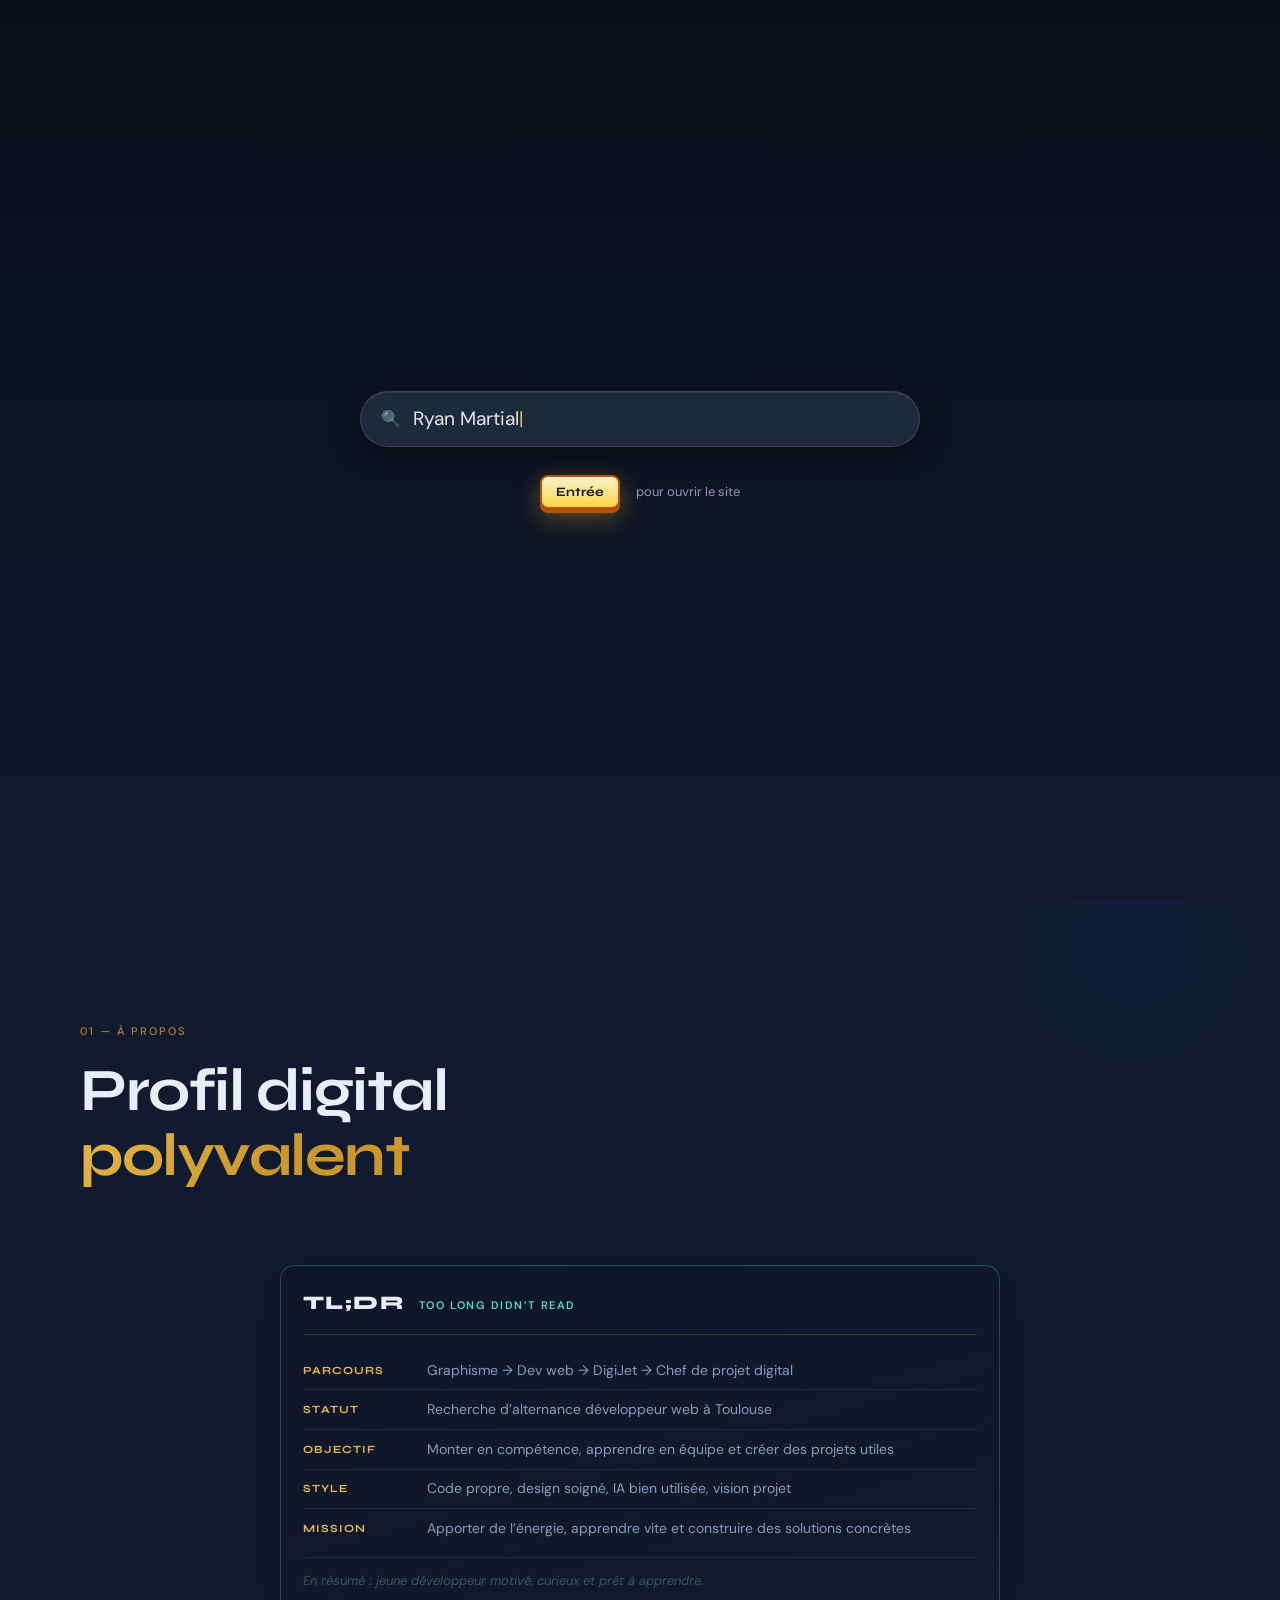
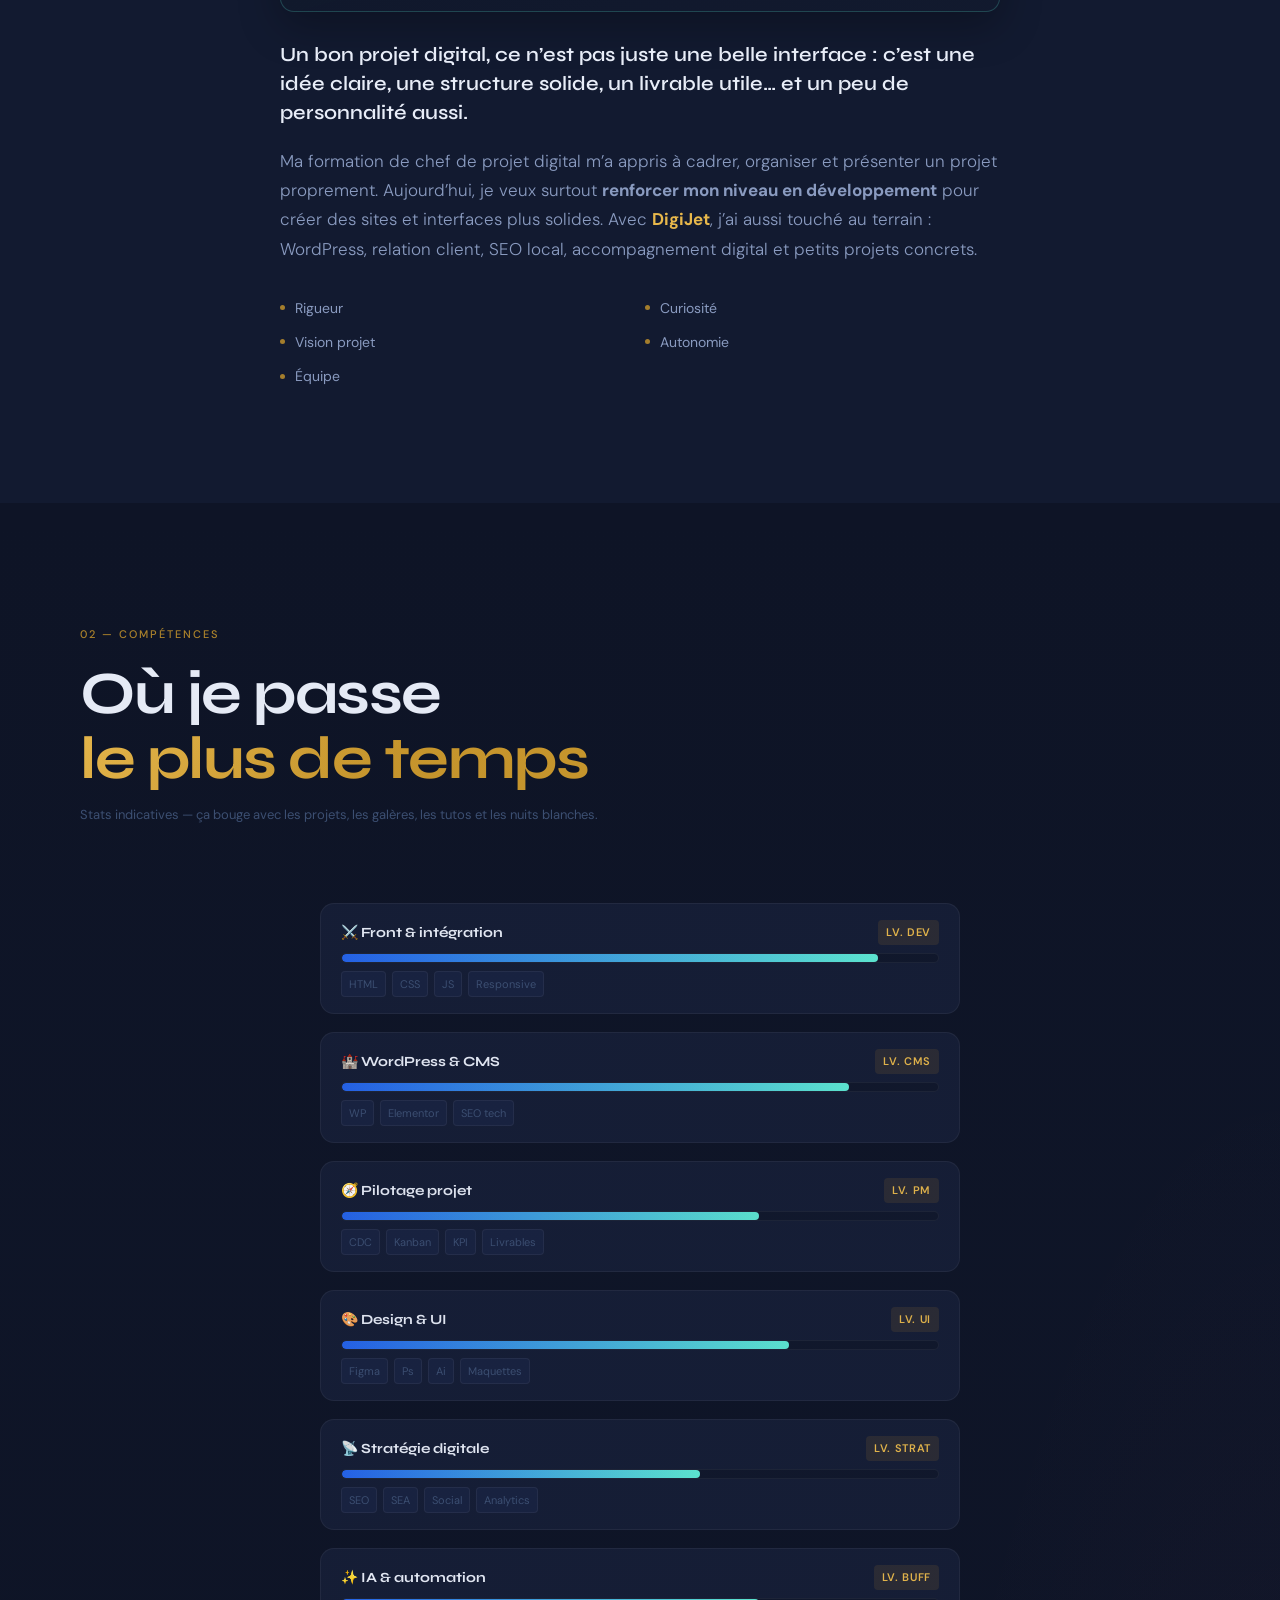
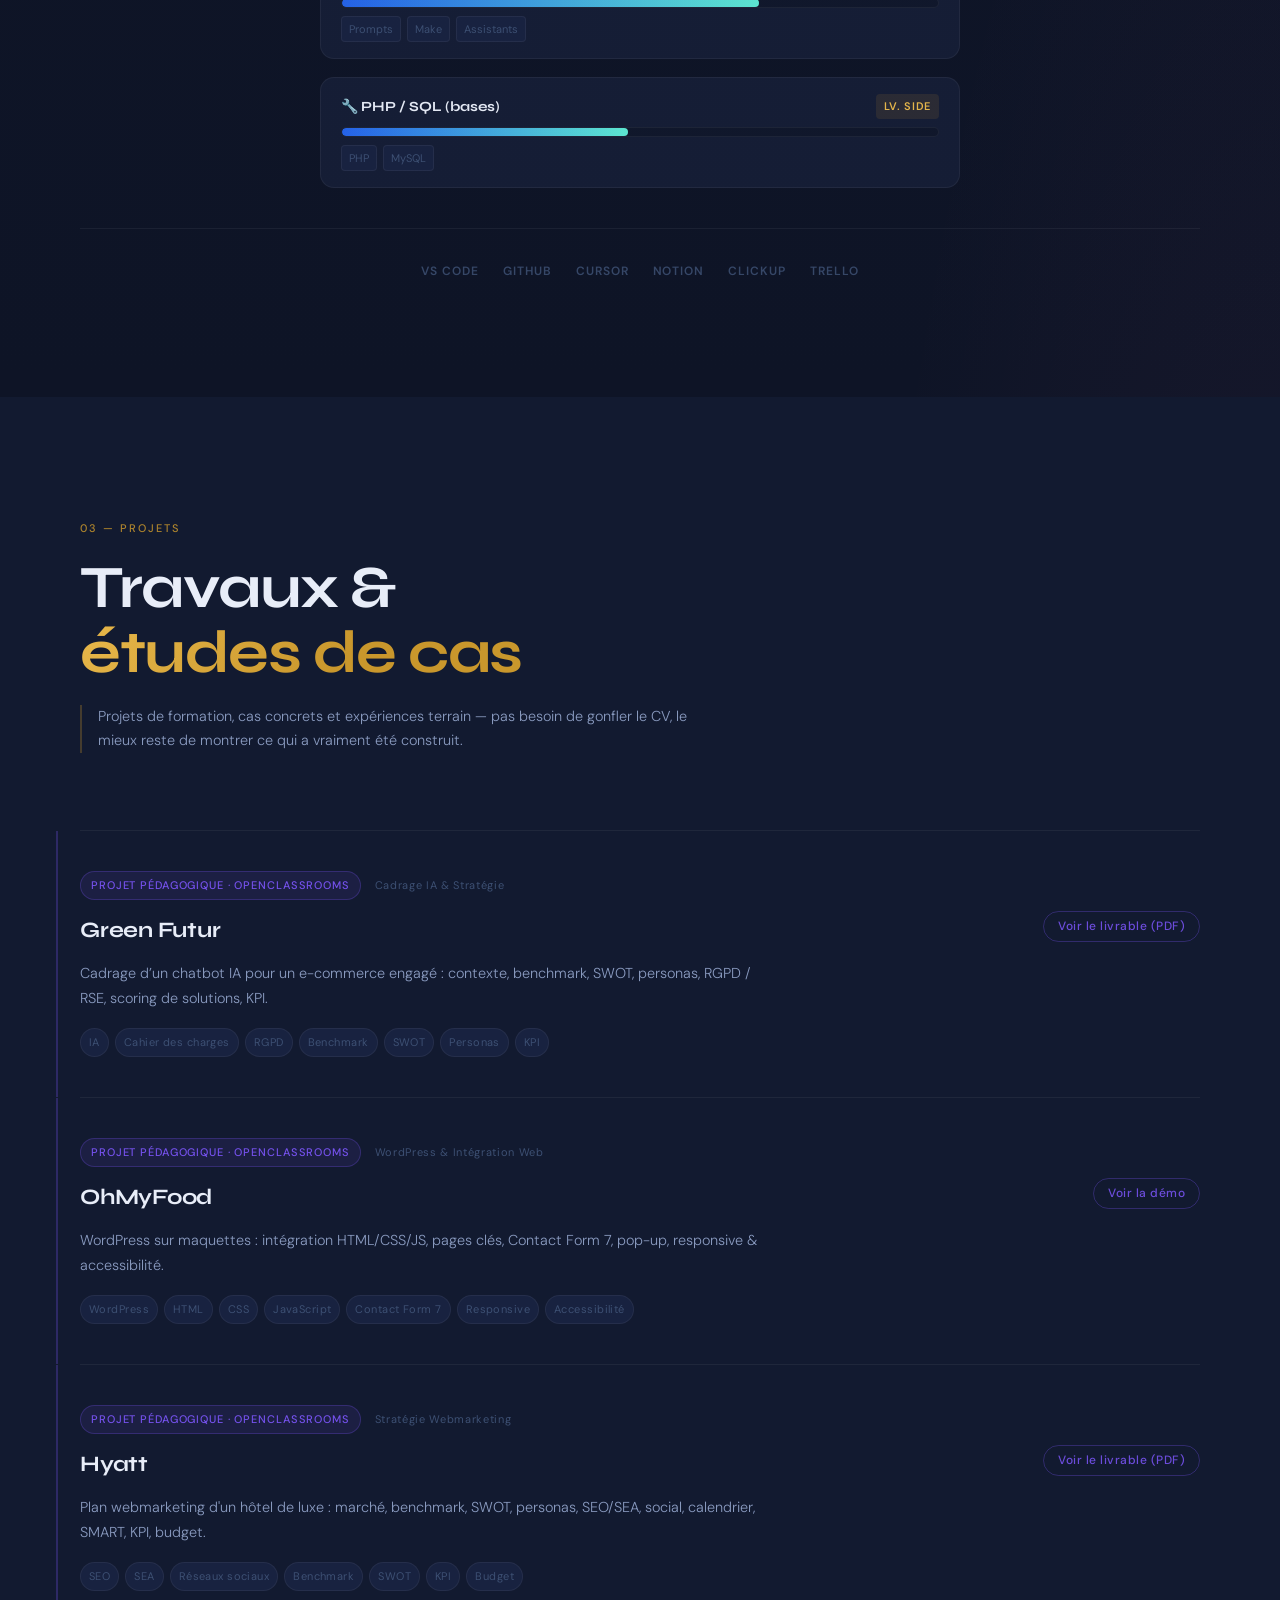
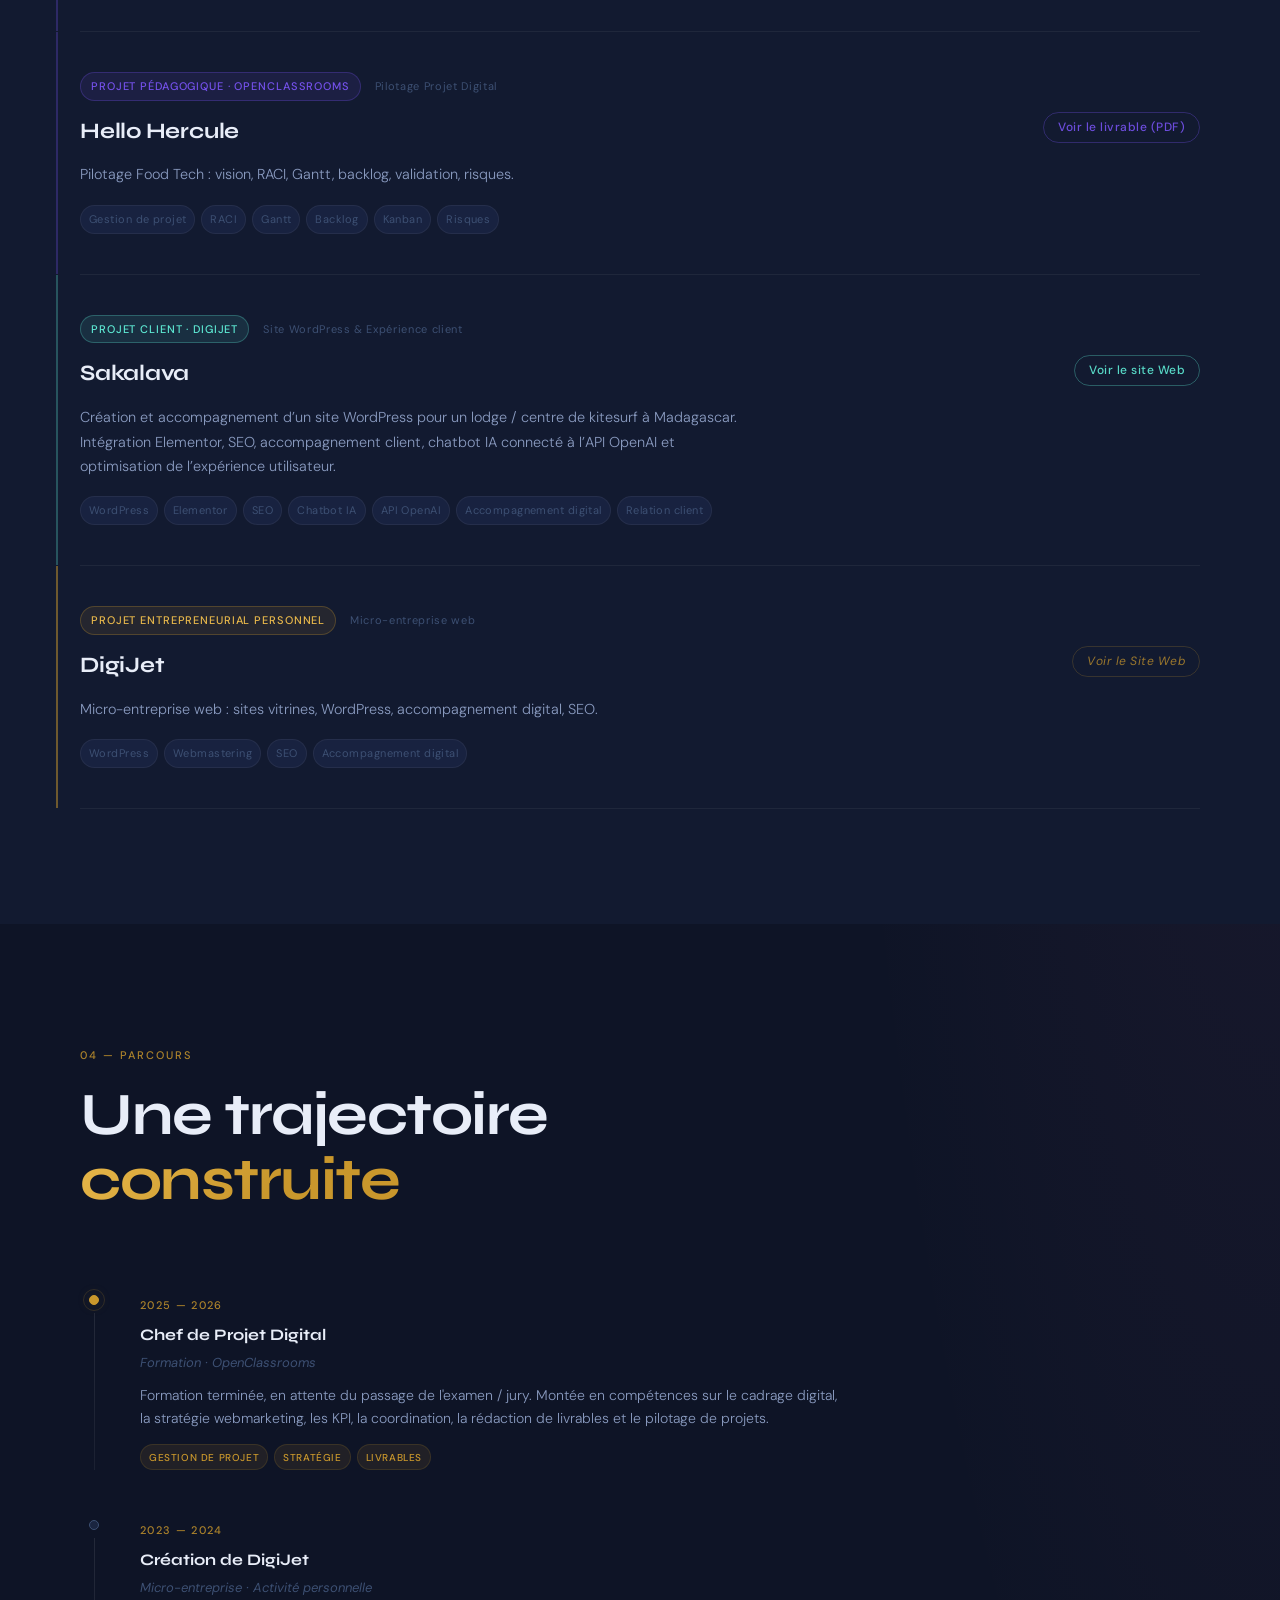
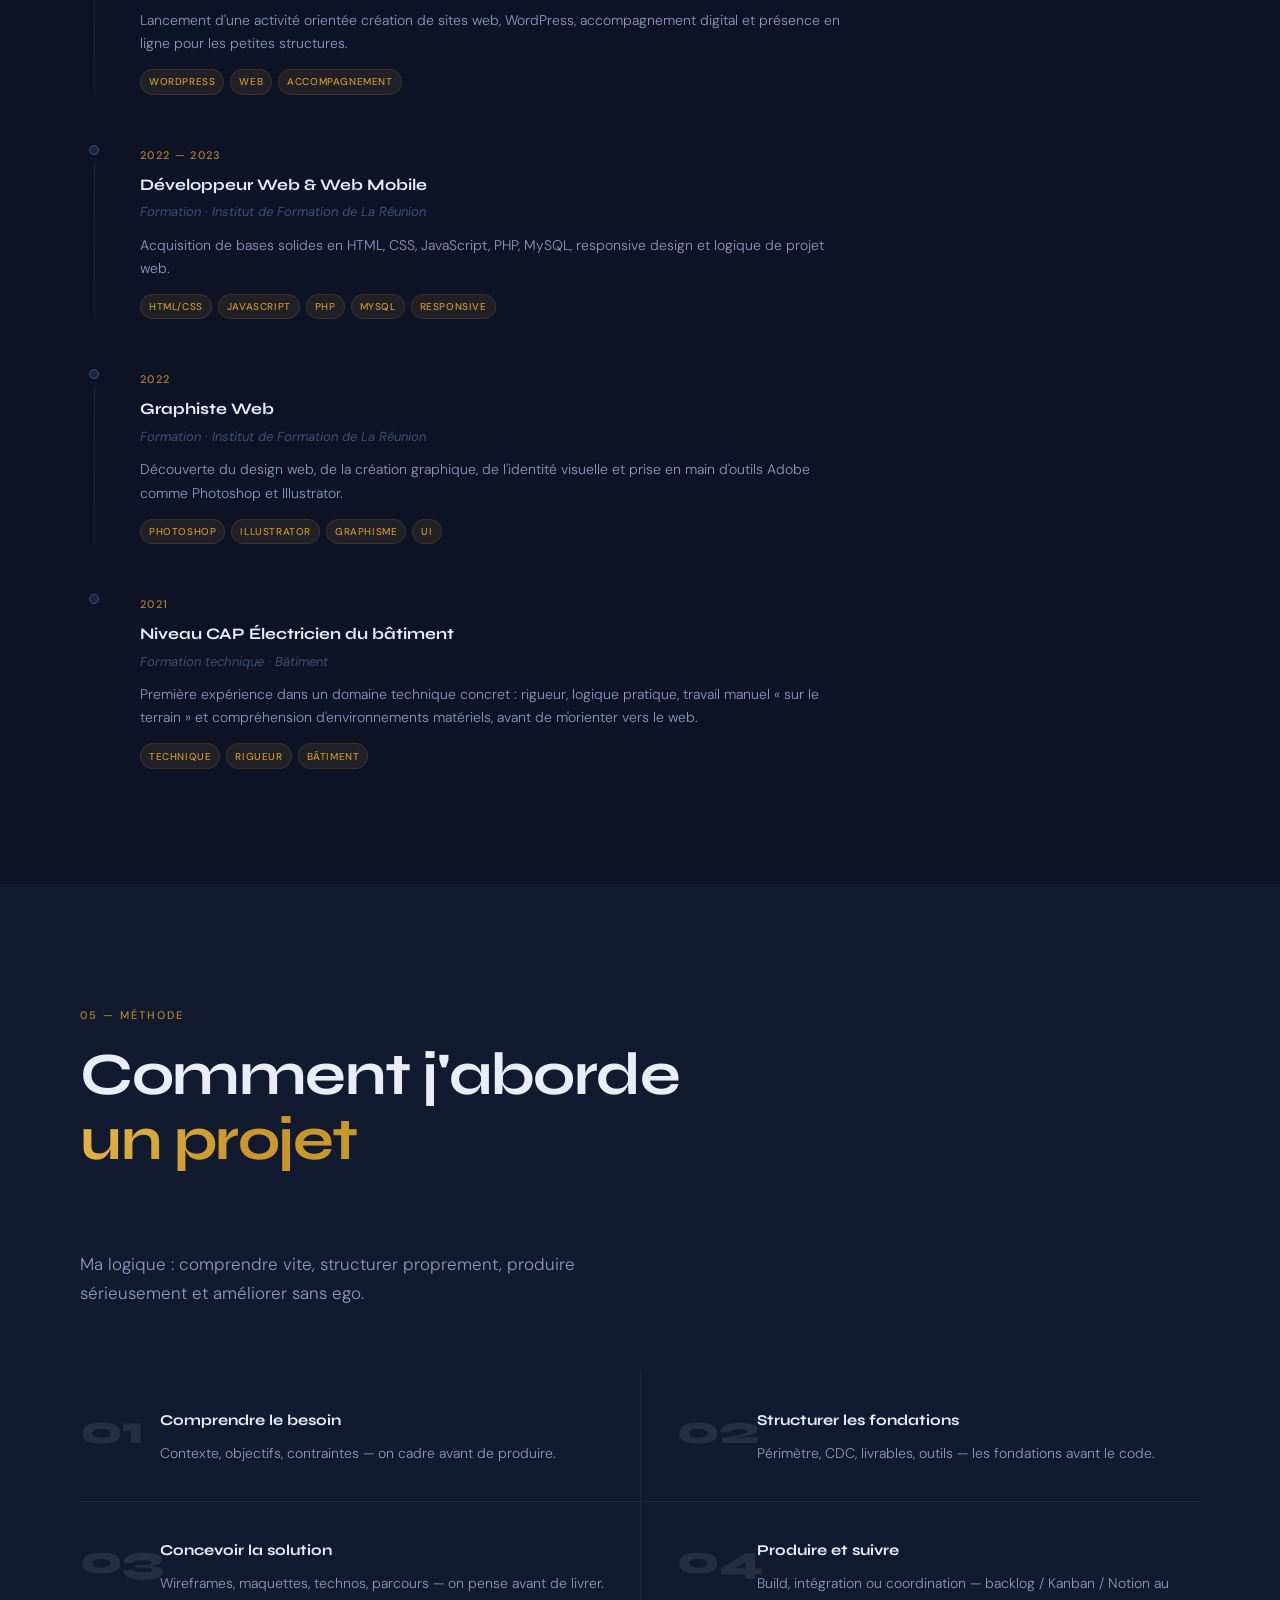
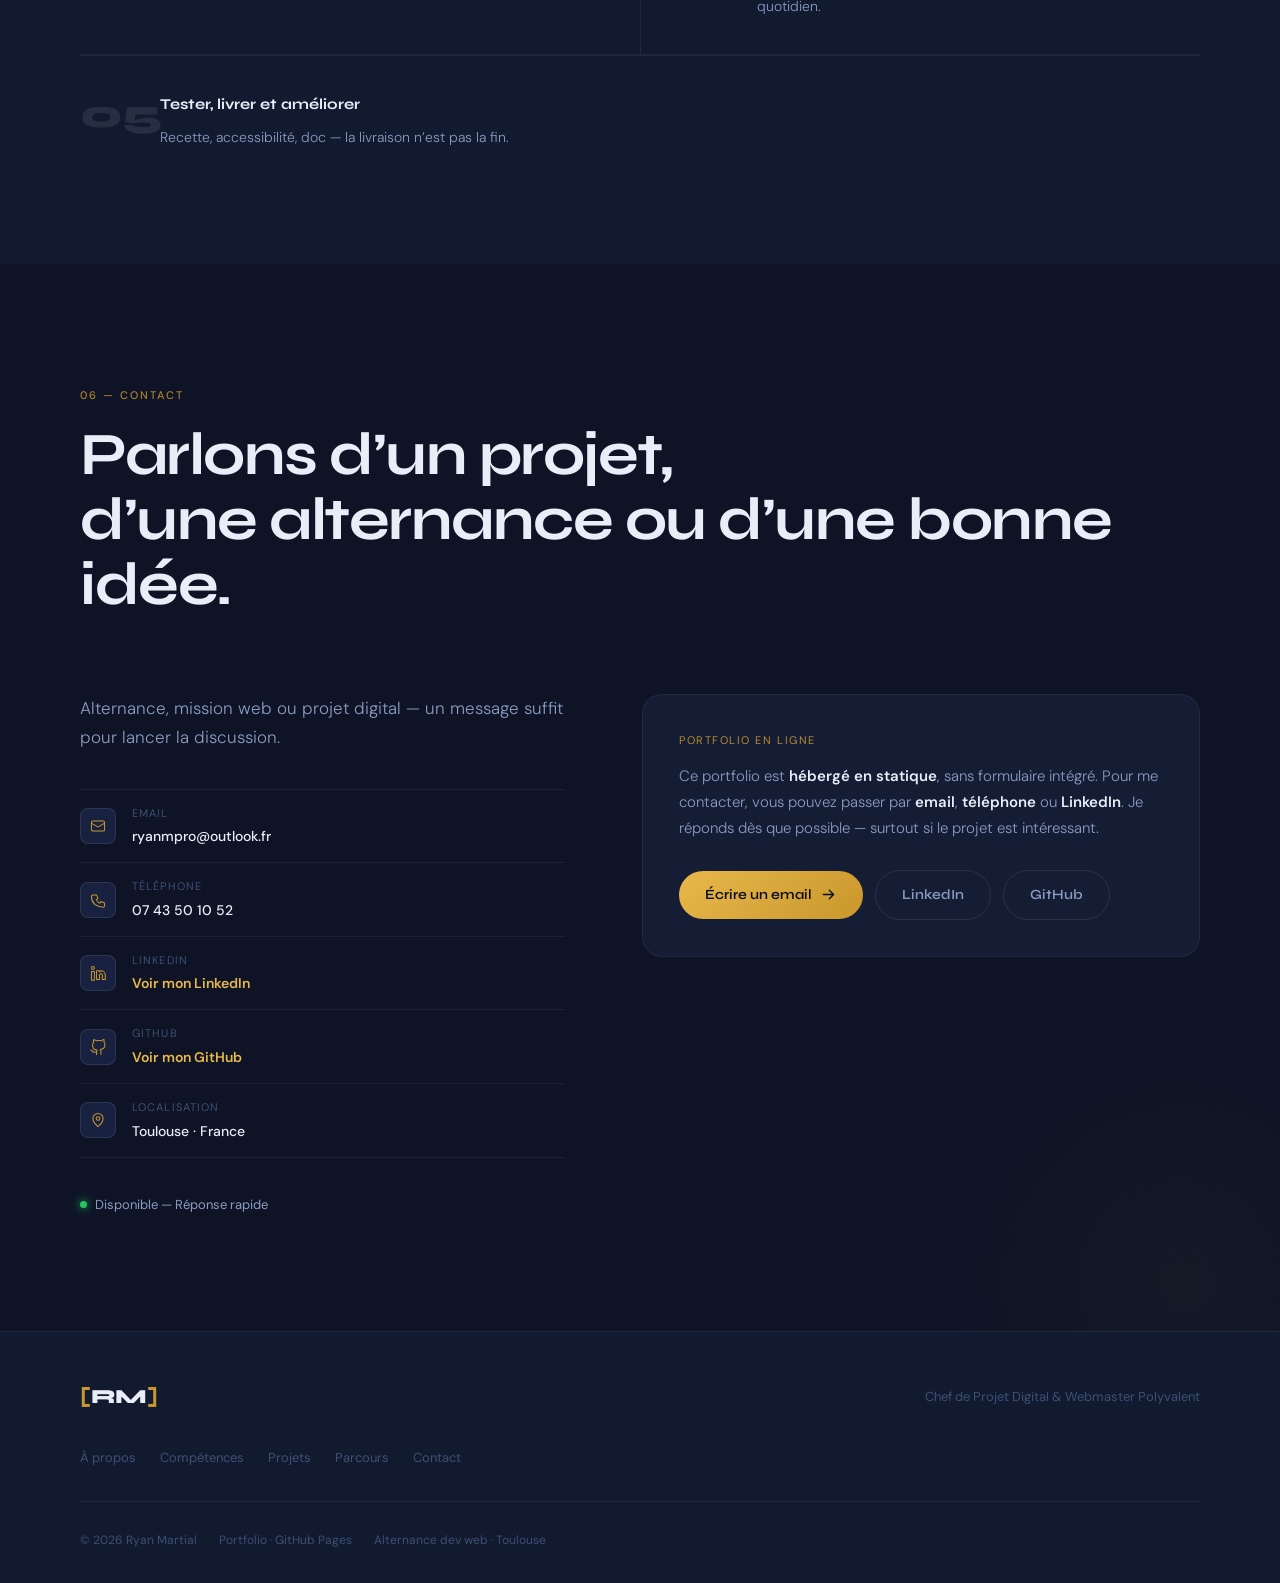
<file: index.html>
<!DOCTYPE html>
<html lang="fr">
<head>
  <meta charset="UTF-8" />
  <meta name="viewport" content="width=device-width, initial-scale=1.0" />
  <meta name="description" content="Ryan Martial — Chef de Projet Digital & Webmaster Polyvalent. Web, WordPress, IA, automatisation et stratégie digitale." />
  <meta name="author" content="Ryan Martial" />
  <title>Ryan Martial — Chef de Projet Digital</title>

  <link rel="preconnect" href="https://fonts.googleapis.com" />
  <link rel="preconnect" href="https://fonts.gstatic.com" crossorigin />
  <link href="https://fonts.googleapis.com/css2?family=Syne:wght@400;600;700;800&family=DM+Sans:ital,opsz,wght@0,9..40,300;0,9..40,400;0,9..40,500;1,9..40,300&family=Press+Start+2P&display=swap" rel="stylesheet" />

  <link rel="stylesheet" href="assets/css/style.css" />
  <link rel="stylesheet" href="assets/css/v3-experience.css" />
</head>
<body>

  <!-- Curseur personnalisé -->
  <div class="cursor-dot" id="cursorDot"></div>
  <div class="cursor-ring" id="cursorRing"></div>

  <!-- Loader — barre type recherche + Entrée -->
  <div class="loader loader--search" id="loader" role="dialog" aria-modal="true" aria-labelledby="loaderTitle">
    <span id="loaderTitle" class="visually-hidden">Chargement du portfolio</span>
    <div class="loader-search-inner">
      <div class="loader-search-bar">
        <span class="loader-search-icon" aria-hidden="true">🔍</span>
        <div class="loader-typed-wrap">
          <span id="loaderTyped" class="loader-typed-output"></span><span class="loader-cursor-blink" aria-hidden="true">|</span>
        </div>
      </div>
      <div class="loader-enter-row" id="loaderEnterRow">
        <button type="button" class="loader-kbd" id="loaderEnterBtn">Entrée</button>
        <span class="loader-hint-text">pour ouvrir le site</span>
      </div>
    </div>
  </div>

  <!-- ══ NAVIGATION ══════════════════════════════════════════════ -->
  <header class="header" id="header">
    <nav class="nav container">
      <a href="#hero" class="nav-logo">
        <span class="logo-bracket">[</span>RM<span class="logo-bracket">]</span>
      </a>
      <ul class="nav-links" id="navLinks">
        <li><a href="#about"    class="nav-link">À propos</a></li>
        <li><a href="#skills"   class="nav-link">Compétences</a></li>
        <li><a href="#projects" class="nav-link">Projets</a></li>
        <li><a href="#timeline" class="nav-link">Parcours</a></li>
        <li><a href="#method"   class="nav-link">Méthode</a></li>
        <li><a href="#contact"  class="nav-link">Contact</a></li>
      </ul>
      <a href="#contact" class="btn btn-outline nav-cta">Me contacter</a>
      <button class="nav-burger" id="navBurger" aria-label="Menu" aria-expanded="false">
        <span></span><span></span><span></span>
      </button>
    </nav>
  </header>

  <main>

    <!-- ══ HERO — split + I'm + typewriter EN ═══════════════════════ -->
    <section class="hero hero--split" id="hero">
      <div class="hero-bg">
        <div class="hero-grid"></div>
        <div class="hero-glow hero-glow--1"></div>
        <div class="hero-glow hero-glow--2"></div>
        <div class="hero-glow hero-glow--3"></div>
        <div class="hero-orbs">
          <div class="orb orb--1"></div>
          <div class="orb orb--2"></div>
          <div class="orb orb--3"></div>
        </div>
      </div>

      <div class="hero-split-grid">

        <div class="hero-photo-col reveal-left" data-delay="0">
          <div class="hero-photo-wrap shine-border">
            <img
              class="hero-photo-img"
              src="assets/img/image.png"
              alt="Ryan Martial"
              width="480"
              height="600"
              draggable="false"
            />
          </div>
        </div>

        <div class="hero-text-col reveal-right" data-delay="80">
          <div class="hero-tag hero-tag--inline reveal-up" data-delay="0">
            <span class="tag-dot"></span>
            Alternance dev web · Toulouse · 2026
          </div>

          <p class="hero-name-tag reveal-up" data-delay="40" lang="en">Ryan Martial</p>
          <h1 class="hero-im reveal-up" data-delay="60" lang="en">I'm</h1>
          <p class="hero-type-line reveal-up" data-delay="80" lang="en">
            <span id="heroTyped" class="hero-typed"></span><span class="hero-type-caret" aria-hidden="true">|</span>
          </p>

          <p class="hero-desc hero-desc--short reveal-up" data-delay="120" lang="fr">
            Développeur web, webmaster et chef de projet digital junior — je relie <strong>code</strong>, <strong>WordPress</strong>,
            <strong>design</strong> et <strong>IA</strong> pour créer des projets utiles, propres et vivants. Objectif : progresser fort,
            apprendre vite et apporter de la bonne énergie dans une équipe.
          </p>

          <div class="hero-pillars reveal-up" data-delay="180">
            <div class="pillar"><span class="pillar-icon">&lt;/&gt;</span><span>Dev Web</span></div>
            <div class="pillar-sep"></div>
            <div class="pillar"><span class="pillar-icon">⬡</span><span>Chef de Projet</span></div>
            <div class="pillar-sep"></div>
            <div class="pillar"><span class="pillar-icon">✦</span><span>IA & Automatisation</span></div>
            <div class="pillar-sep"></div>
            <div class="pillar"><span class="pillar-icon">◎</span><span>Stratégie</span></div>
          </div>

          <div class="hero-actions reveal-up" data-delay="220">
            <a href="#projects" class="btn btn-primary magnetic-hover">
              <span>Projets</span>
              <svg viewBox="0 0 20 20" fill="none"><path d="M4 10h12M11 5l5 5-5 5" stroke="currentColor" stroke-width="1.5" stroke-linecap="round" stroke-linejoin="round"/></svg>
            </a>
            <a href="#contact" class="btn btn-ghost magnetic-hover">Contact</a>
          </div>
        </div>
      </div>

      <a href="#about" class="hero-scroll" aria-label="Défiler vers la suite">
        <span class="scroll-label">Découvrir</span>
        <div class="scroll-line"><div class="scroll-dot"></div></div>
      </a>
    </section>

    <!-- ══ À PROPOS ════════════════════════════════════════════════ -->
    <section class="about section" id="about">
      <div class="container">

        <div class="section-header reveal-up">
          <span class="section-tag">01 — À propos</span>
          <h2 class="section-title">Profil digital<br /><em>polyvalent</em></h2>
        </div>

        <div class="about-grid about-grid--text-only">

          <div class="about-content reveal-up">

            <div class="tldr-box">
              <header class="tldr-box__head">
                <h3 class="tldr-box__title">TL;DR</h3>
                <p class="tldr-box__subtitle">Too Long Didn’t Read</p>
              </header>
              <dl class="tldr-box__list">
                <div class="tldr-row">
                  <dt>Parcours</dt>
                  <dd>Graphisme → Dev web → DigiJet → Chef de projet digital</dd>
                </div>
                <div class="tldr-row">
                  <dt>Statut</dt>
                  <dd>Recherche d’alternance développeur web à Toulouse</dd>
                </div>
                <div class="tldr-row">
                  <dt>Objectif</dt>
                  <dd>Monter en compétence, apprendre en équipe et créer des projets utiles</dd>
                </div>
                <div class="tldr-row">
                  <dt>Style</dt>
                  <dd>Code propre, design soigné, IA bien utilisée, vision projet</dd>
                </div>
                <div class="tldr-row">
                  <dt>Mission</dt>
                  <dd>Apporter de l’énergie, apprendre vite et construire des solutions concrètes</dd>
                </div>
              </dl>
              <p class="tldr-box__foot">En résumé : jeune développeur motivé, curieux et prêt à apprendre.</p>
            </div>

            <p class="about-intro">
              Un bon projet digital, ce n’est pas juste une belle interface : c’est une idée claire, une structure solide, un
              livrable utile… et un peu de personnalité aussi.
            </p>

            <p class="about-text">
              Ma formation de chef de projet digital m’a appris à cadrer, organiser et présenter un projet proprement.
              Aujourd’hui, je veux surtout <strong>renforcer mon niveau en développement</strong> pour créer des sites et interfaces
              plus solides. Avec <strong class="text-accent">DigiJet</strong>, j’ai aussi touché au terrain : WordPress, relation
              client, SEO local, accompagnement digital et petits projets concrets.
            </p>

            <div class="about-values">
              <div class="value-item"><span class="value-dot"></span><span>Rigueur</span></div>
              <div class="value-item"><span class="value-dot"></span><span>Curiosité</span></div>
              <div class="value-item"><span class="value-dot"></span><span>Vision projet</span></div>
              <div class="value-item"><span class="value-dot"></span><span>Autonomie</span></div>
              <div class="value-item"><span class="value-dot"></span><span>Équipe</span></div>
            </div>

          </div>
        </div>

      </div>
    </section>

    <!-- ══ COMPÉTENCES ═════════════════════════════════════════════ -->
    <section class="skills section" id="skills">
      <div class="container">

        <div class="section-header reveal-up">
          <span class="section-tag">02 — Compétences</span>
          <h2 class="section-title">Où je passe<br /><em>le plus de temps</em></h2>
          <p class="skills-head-extra">
            Stats indicatives — ça bouge avec les projets, les galères, les tutos et les nuits blanches.
          </p>
        </div>

        <div class="skill-stats">

          <article class="skill-stat-row reveal-up" data-delay="0" style="--stat-pct: 90%">
            <div class="skill-stat-top">
              <span class="skill-stat-label">⚔️ Front &amp; intégration</span>
              <span class="skill-stat-lv">LV. DEV</span>
            </div>
            <div class="skill-stat-bar"><div class="skill-stat-fill"></div></div>
            <div class="skill-stat-tags"><span>HTML</span><span>CSS</span><span>JS</span><span>Responsive</span></div>
          </article>

          <article class="skill-stat-row reveal-up" data-delay="60" style="--stat-pct: 85%">
            <div class="skill-stat-top">
              <span class="skill-stat-label">🏰 WordPress &amp; CMS</span>
              <span class="skill-stat-lv">LV. CMS</span>
            </div>
            <div class="skill-stat-bar"><div class="skill-stat-fill"></div></div>
            <div class="skill-stat-tags"><span>WP</span><span>Elementor</span><span>SEO tech</span></div>
          </article>

          <article class="skill-stat-row reveal-up" data-delay="120" style="--stat-pct: 70%">
            <div class="skill-stat-top">
              <span class="skill-stat-label">🧭 Pilotage projet</span>
              <span class="skill-stat-lv">LV. PM</span>
            </div>
            <div class="skill-stat-bar"><div class="skill-stat-fill"></div></div>
            <div class="skill-stat-tags"><span>CDC</span><span>Kanban</span><span>KPI</span><span>Livrables</span></div>
          </article>

          <article class="skill-stat-row reveal-up" data-delay="180" style="--stat-pct: 75%">
            <div class="skill-stat-top">
              <span class="skill-stat-label">🎨 Design &amp; UI</span>
              <span class="skill-stat-lv">LV. UI</span>
            </div>
            <div class="skill-stat-bar"><div class="skill-stat-fill"></div></div>
            <div class="skill-stat-tags"><span>Figma</span><span>Ps</span><span>Ai</span><span>Maquettes</span></div>
          </article>

          <article class="skill-stat-row reveal-up" data-delay="240" style="--stat-pct: 60%">
            <div class="skill-stat-top">
              <span class="skill-stat-label">📡 Stratégie digitale</span>
              <span class="skill-stat-lv">LV. STRAT</span>
            </div>
            <div class="skill-stat-bar"><div class="skill-stat-fill"></div></div>
            <div class="skill-stat-tags"><span>SEO</span><span>SEA</span><span>Social</span><span>Analytics</span></div>
          </article>

          <article class="skill-stat-row reveal-up" data-delay="300" style="--stat-pct: 70%">
            <div class="skill-stat-top">
              <span class="skill-stat-label">✨ IA &amp; automation</span>
              <span class="skill-stat-lv">LV. BUFF</span>
            </div>
            <div class="skill-stat-bar"><div class="skill-stat-fill"></div></div>
            <div class="skill-stat-tags"><span>Prompts</span><span>Make</span><span>Assistants</span></div>
          </article>

          <article class="skill-stat-row reveal-up" data-delay="360" style="--stat-pct: 48%">
            <div class="skill-stat-top">
              <span class="skill-stat-label">🔧 PHP / SQL (bases)</span>
              <span class="skill-stat-lv">LV. SIDE</span>
            </div>
            <div class="skill-stat-bar"><div class="skill-stat-fill"></div></div>
            <div class="skill-stat-tags"><span>PHP</span><span>MySQL</span></div>
          </article>

        </div>

        <div class="tech-strip reveal-up" aria-hidden="true">
          <span>VS Code</span><span>GitHub</span><span>Cursor</span><span>Notion</span><span>ClickUp</span><span>Trello</span>
        </div>

      </div>
    </section>

    <!-- ══ PROJETS ═════════════════════════════════════════════════ -->
    <section class="projects section" id="projects">
      <div class="container">

        <div class="section-header reveal-up">
          <span class="section-tag">03 — Projets</span>
          <h2 class="section-title">Travaux &amp;<br /><em>études de cas</em></h2>
          <p class="section-note">
            Projets de formation, cas concrets et expériences terrain — pas besoin de gonfler le CV, le mieux reste de montrer
            ce qui a vraiment été construit.
          </p>
        </div>

        <div class="projects-list">

          <!-- Green Futur -->
          <article class="project-item project-item--oc reveal-up" data-delay="0">
            <div class="project-item-left">
              <div class="project-item-meta">
                <span class="project-badge project-badge--oc">Projet pédagogique · OpenClassrooms</span>
                <span class="project-type-label">Cadrage IA &amp; Stratégie</span>
              </div>
              <h3 class="project-item-title">Green Futur</h3>
              <p class="project-item-desc">
                Cadrage d’un chatbot IA pour un e-commerce engagé : contexte, benchmark, SWOT, personas, RGPD / RSE, scoring de solutions, KPI.
              </p>
              <div class="project-skills">
                <span>IA</span><span>Cahier des charges</span><span>RGPD</span>
                <span>Benchmark</span><span>SWOT</span><span>Personas</span><span>KPI</span>
              </div>
            </div>
            <div class="project-item-right">
              <a href="assets/projets/green-futur/livrable.pdf" target="_blank" rel="noopener noreferrer">
                <span class="btn-soon btn-soon--oc">Voir le livrable (PDF)</span>
              </a>
            </div>
          </article>

          <!-- OhMyFood -->
          <article class="project-item project-item--oc reveal-up" data-delay="60">
            <div class="project-item-left">
              <div class="project-item-meta">
                <span class="project-badge project-badge--oc">Projet pédagogique · OpenClassrooms</span>
                <span class="project-type-label">WordPress &amp; Intégration Web</span>
              </div>
              <h3 class="project-item-title">OhMyFood</h3>
              <p class="project-item-desc">
                WordPress sur maquettes : intégration HTML/CSS/JS, pages clés, Contact Form 7, pop-up, responsive &amp; accessibilité.
              </p>
              <div class="project-skills">
                <span>WordPress</span><span>HTML</span><span>CSS</span>
                <span>JavaScript</span><span>Contact Form 7</span>
                <span>Responsive</span><span>Accessibilité</span>
              </div>
            </div>
            <div class="project-item-right">
              <a href="projets/ohmyfood/" target="_blank" rel="noopener noreferrer">
                <span class="btn-soon btn-soon--oc">Voir la démo</span>
              </a>
            </div>
          </article>

          <!-- Hyatt -->
          <article class="project-item project-item--oc reveal-up" data-delay="120">
            <div class="project-item-left">
              <div class="project-item-meta">
                <span class="project-badge project-badge--oc">Projet pédagogique · OpenClassrooms</span>
                <span class="project-type-label">Stratégie Webmarketing</span>
              </div>
              <h3 class="project-item-title">Hyatt</h3>
              <p class="project-item-desc">
                Plan webmarketing d'un hôtel de luxe : marché, benchmark, SWOT, personas, SEO/SEA, social, calendrier, SMART, KPI, budget.
              </p>
              <div class="project-skills">
                <span>SEO</span><span>SEA</span><span>Réseaux sociaux</span>
                <span>Benchmark</span><span>SWOT</span><span>KPI</span><span>Budget</span>
              </div>
            </div>
            <div class="project-item-right">
              <a href="assets/projets/hyatt/livrable.pdf" target="_blank" rel="noopener noreferrer">
                <span class="btn-soon btn-soon--oc">Voir le livrable (PDF)</span>
              </a>
            </div>
          </article>

          <!-- Hello Hercule -->
          <article class="project-item project-item--oc reveal-up" data-delay="180">
            <div class="project-item-left">
              <div class="project-item-meta">
                <span class="project-badge project-badge--oc">Projet pédagogique · OpenClassrooms</span>
                <span class="project-type-label">Pilotage Projet Digital</span>
              </div>
              <h3 class="project-item-title">Hello Hercule</h3>
              <p class="project-item-desc">
                Pilotage Food Tech : vision, RACI, Gantt, backlog, validation, risques.
              </p>
              <div class="project-skills">
                <span>Gestion de projet</span><span>RACI</span><span>Gantt</span>
                <span>Backlog</span><span>Kanban</span><span>Risques</span>
              </div>
            </div>
            <div class="project-item-right">
              <a href="assets/projets/hello-hercule/livrable.pdf" target="_blank" rel="noopener noreferrer">
                <span class="btn-soon btn-soon--oc">Voir le livrable (PDF)</span>
              </a>
            </div>
          </article>

          <!-- Sakalava -->
          <article class="project-item project-item--client reveal-up" data-delay="210">
            <div class="project-item-left">
              <div class="project-item-meta">
                <span class="project-badge project-badge--client">Projet client · DigiJet</span>
                <span class="project-type-label">Site WordPress &amp; Expérience client</span>
              </div>
              <h3 class="project-item-title">Sakalava</h3>
              <p class="project-item-desc">
                Création et accompagnement d’un site WordPress pour un lodge / centre de kitesurf à Madagascar.
                Intégration Elementor, SEO, accompagnement client, chatbot IA connecté à l’API OpenAI et optimisation de
                l’expérience utilisateur.
              </p>
              <div class="project-skills">
                <span>WordPress</span><span>Elementor</span><span>SEO</span><span>Chatbot IA</span>
                <span>API OpenAI</span><span>Accompagnement digital</span><span>Relation client</span>
              </div>
            </div>
            <div class="project-item-right">
              <a href="https://sakalava.com" target="_blank" rel="noopener noreferrer">
                <span class="btn-soon btn-soon--client">Voir le site Web</span>
              </a>
            </div>
          </article>

          <!-- DigiJet -->
          <article class="project-item project-item--accent reveal-up" data-delay="240">
            <div class="project-item-left">
              <div class="project-item-meta">
                <span class="project-badge project-badge--gold">Projet entrepreneurial personnel</span>
                <span class="project-type-label">Micro-entreprise web</span>
              </div>
              <h3 class="project-item-title">DigiJet</h3>
              <p class="project-item-desc">
                Micro-entreprise web : sites vitrines, WordPress, accompagnement digital, SEO.
              </p>
              <div class="project-skills">
                <span>WordPress</span><span>Webmastering</span>
                <span>SEO</span><span>Accompagnement digital</span>
              </div>
            </div>
            <div class="project-item-right">
              <a href="https://ryanjpm.github.io/digijet/" target="_blank" rel="noopener noreferrer">
                <span class="btn-soon btn-soon--gold">Voir le Site Web</span>
              </a>
            </div>
          </article>

        </div>
      </div>
    </section>

    <!-- ══ PARCOURS ════════════════════════════════════════════════ -->
    <section class="timeline-section section" id="timeline">
      <div class="container">

        <div class="section-header reveal-up">
          <span class="section-tag">04 — Parcours</span>
          <h2 class="section-title">Une trajectoire<br /><em>construite</em></h2>
        </div>

        <div class="timeline">

          <div class="timeline-item reveal-up" data-delay="0">
            <div class="timeline-marker">
              <div class="timeline-dot tl-active"></div>
              <div class="timeline-line"></div>
            </div>
            <div class="timeline-content">
              <span class="timeline-date">2025 — 2026</span>
              <h3 class="timeline-title">Chef de Projet Digital</h3>
              <p class="timeline-org">Formation · OpenClassrooms</p>
              <p class="timeline-desc">Formation terminée, en attente du passage de l'examen / jury. Montée en compétences sur le cadrage digital, la stratégie webmarketing, les KPI, la coordination, la rédaction de livrables et le pilotage de projets.</p>
              <div class="timeline-tags"><span>Gestion de projet</span><span>Stratégie</span><span>Livrables</span></div>
            </div>
          </div>

          <div class="timeline-item reveal-up" data-delay="60">
            <div class="timeline-marker">
              <div class="timeline-dot"></div>
              <div class="timeline-line"></div>
            </div>
            <div class="timeline-content">
              <span class="timeline-date">2023 — 2024</span>
              <h3 class="timeline-title">Création de DigiJet</h3>
              <p class="timeline-org">Micro-entreprise · Activité personnelle</p>
              <p class="timeline-desc">Lancement d'une activité orientée création de sites web, WordPress, accompagnement digital et présence en ligne pour les petites structures.</p>
              <div class="timeline-tags"><span>WordPress</span><span>Web</span><span>Accompagnement</span></div>
            </div>
          </div>

          <div class="timeline-item reveal-up" data-delay="120">
            <div class="timeline-marker">
              <div class="timeline-dot"></div>
              <div class="timeline-line"></div>
            </div>
            <div class="timeline-content">
              <span class="timeline-date">2022 — 2023</span>
              <h3 class="timeline-title">Développeur Web &amp; Web Mobile</h3>
              <p class="timeline-org">Formation · Institut de Formation de La Réunion</p>
              <p class="timeline-desc">Acquisition de bases solides en HTML, CSS, JavaScript, PHP, MySQL, responsive design et logique de projet web.</p>
              <div class="timeline-tags"><span>HTML/CSS</span><span>JavaScript</span><span>PHP</span><span>MySQL</span><span>Responsive</span></div>
            </div>
          </div>

          <div class="timeline-item reveal-up" data-delay="180">
            <div class="timeline-marker">
              <div class="timeline-dot"></div>
              <div class="timeline-line"></div>
            </div>
            <div class="timeline-content">
              <span class="timeline-date">2022</span>
              <h3 class="timeline-title">Graphiste Web</h3>
              <p class="timeline-org">Formation · Institut de Formation de La Réunion</p>
              <p class="timeline-desc">Découverte du design web, de la création graphique, de l'identité visuelle et prise en main d'outils Adobe comme Photoshop et Illustrator.</p>
              <div class="timeline-tags"><span>Photoshop</span><span>Illustrator</span><span>Graphisme</span><span>UI</span></div>
            </div>
          </div>

          <div class="timeline-item reveal-up" data-delay="240">
            <div class="timeline-marker">
              <div class="timeline-dot"></div>
            </div>
            <div class="timeline-content">
              <span class="timeline-date">2021</span>
              <h3 class="timeline-title">Niveau CAP Électricien du bâtiment</h3>
              <p class="timeline-org">Formation technique · Bâtiment</p>
              <p class="timeline-desc">Première expérience dans un domaine technique concret : rigueur, logique pratique, travail manuel « sur le terrain » et compréhension d'environnements matériels, avant de m'orienter vers le web.</p>
              <div class="timeline-tags"><span>Technique</span><span>Rigueur</span><span>Bâtiment</span></div>
            </div>
          </div>

        </div>
      </div>
    </section>

    <!-- ══ MÉTHODE ═════════════════════════════════════════════════ -->
    <section class="method section" id="method">
      <div class="container">

        <div class="section-header reveal-up">
          <span class="section-tag">05 — Méthode</span>
          <h2 class="section-title">Comment j'aborde<br /><em>un projet</em></h2>
        </div>

        <p class="method-intro reveal-up">
          Ma logique : comprendre vite, structurer proprement, produire sérieusement et améliorer sans ego.
        </p>

        <div class="method-steps">

          <div class="method-step reveal-up" data-delay="0">
            <div class="step-num">01</div>
            <div class="step-body">
              <h3>Comprendre le besoin</h3>
              <p>Contexte, objectifs, contraintes — on cadre avant de produire.</p>
            </div>
          </div>

          <div class="method-step reveal-up" data-delay="80">
            <div class="step-num">02</div>
            <div class="step-body">
              <h3>Structurer les fondations</h3>
              <p>Périmètre, CDC, livrables, outils — les fondations avant le code.</p>
            </div>
          </div>

          <div class="method-step reveal-up" data-delay="160">
            <div class="step-num">03</div>
            <div class="step-body">
              <h3>Concevoir la solution</h3>
              <p>Wireframes, maquettes, technos, parcours — on pense avant de livrer.</p>
            </div>
          </div>

          <div class="method-step reveal-up" data-delay="240">
            <div class="step-num">04</div>
            <div class="step-body">
              <h3>Produire et suivre</h3>
              <p>Build, intégration ou coordination — backlog / Kanban / Notion au quotidien.</p>
            </div>
          </div>

          <div class="method-step reveal-up" data-delay="320">
            <div class="step-num">05</div>
            <div class="step-body">
              <h3>Tester, livrer et améliorer</h3>
              <p>Recette, accessibilité, doc — la livraison n’est pas la fin.</p>
            </div>
          </div>

        </div>
      </div>
    </section>

    <!-- ══ CONTACT ══════════════════════════════════════════════════ -->
    <section class="contact section" id="contact">
      <div class="container">

        <div class="section-header reveal-up">
          <span class="section-tag">06 — Contact</span>
          <h2 class="section-title">Parlons d’un projet,<br />d’une alternance ou d’une bonne idée.</h2>
        </div>

        <div class="contact-grid">

          <div class="contact-info reveal-left">

            <p class="contact-intro">
              Alternance, mission web ou projet digital — un message suffit pour lancer la discussion.
            </p>

            <div class="contact-links">

              <a href="mailto:ryanmpro@outlook.fr" class="contact-link-item contact-link-clickable">
                <div class="contact-link-icon">
                  <svg viewBox="0 0 22 22" fill="none"><path d="M2 7l7.89 4.94a2 2 0 002.22 0L20 7M4 18h14a2 2 0 002-2V6a2 2 0 00-2-2H4a2 2 0 00-2 2v10a2 2 0 002 2z" stroke="currentColor" stroke-width="1.4" stroke-linecap="round" stroke-linejoin="round"/></svg>
                </div>
                <div>
                  <span class="contact-link-label">Email</span>
                  <span class="contact-link-value">ryanmpro@outlook.fr</span>
                </div>
              </a>

              <a href="tel:+33743501052" class="contact-link-item contact-link-clickable">
                <div class="contact-link-icon">
                  <svg viewBox="0 0 22 22" fill="none"><path d="M5 4h4l2 5-2.5 1.5a11 11 0 005 5L15 13l5 2v4a2 2 0 01-2 2C6.93 20 2 15.07 2 6a2 2 0 012-2z" stroke="currentColor" stroke-width="1.4" stroke-linecap="round" stroke-linejoin="round"/></svg>
                </div>
                <div>
                  <span class="contact-link-label">Téléphone</span>
                  <span class="contact-link-value">07 43 50 10 52</span>
                </div>
              </a>

              <a href="https://www.linkedin.com/in/ryan-martial-40b097372/" class="contact-link-item contact-link-clickable" target="_blank" rel="noopener noreferrer">
                <div class="contact-link-icon">
                  <svg viewBox="0 0 22 22" fill="none"><path d="M15 8a6 6 0 016 6v6h-4v-6a2 2 0 00-4 0v6H9V8h4v1.5A4 4 0 0115 8zM2 9h4v12H2zM4 6a2 2 0 100-4 2 2 0 000 4z" stroke="currentColor" stroke-width="1.4" stroke-linecap="round" stroke-linejoin="round"/></svg>
                </div>
                <div>
                  <span class="contact-link-label">LinkedIn</span>
                  <span class="contact-link-value contact-link-external">Voir mon LinkedIn</span>
                </div>
              </a>

              <a href="https://github.com/RyanJPM" class="contact-link-item contact-link-clickable" target="_blank" rel="noopener noreferrer">
                <div class="contact-link-icon">
                  <svg viewBox="0 0 22 22" fill="none"><path d="M8 18c-5 1.5-5-2.5-7-3m14 6v-3.87a3.37 3.37 0 00-.94-2.61c3.14-.35 6.44-1.54 6.44-7a5.44 5.44 0 00-1.5-3.78 5.07 5.07 0 00-.09-3.77S18.73.65 16 2.48a13.38 13.38 0 00-7 0C6.27.65 5.09 1 5.09 1A5.07 5.07 0 005 4.77a5.44 5.44 0 00-1.5 3.78c0 5.42 3.3 6.61 6.44 7A3.37 3.37 0 009 18.13V22" stroke="currentColor" stroke-width="1.4" stroke-linecap="round" stroke-linejoin="round"/></svg>
                </div>
                <div>
                  <span class="contact-link-label">GitHub</span>
                  <span class="contact-link-value contact-link-external">Voir mon GitHub</span>
                </div>
              </a>

              <div class="contact-link-item">
                <div class="contact-link-icon">
                  <svg viewBox="0 0 22 22" fill="none"><path d="M11 2C7.13 2 4 5.13 4 9c0 5.25 7 11 7 11s7-5.75 7-11c0-3.87-3.13-7-7-7z" stroke="currentColor" stroke-width="1.4" stroke-linecap="round"/><circle cx="11" cy="9" r="2.5" stroke="currentColor" stroke-width="1.4"/></svg>
                </div>
                <div>
                  <span class="contact-link-label">Localisation</span>
                  <span class="contact-link-value">Toulouse · France</span>
                </div>
              </div>

            </div>

            <div class="contact-availability">
              <span class="avail-dot"></span>
              <span>Disponible — Réponse rapide</span>
            </div>

          </div>

          <aside class="contact-cta reveal-right" aria-label="Accès rapide">
            <div class="contact-cta-inner">
              <p class="contact-cta-kicker">Portfolio en ligne</p>
              <p class="contact-cta-text">
                Ce portfolio est <strong>hébergé en statique</strong>, sans formulaire intégré. Pour me contacter, vous pouvez
                passer par <strong>email</strong>, <strong>téléphone</strong> ou <strong>LinkedIn</strong>. Je réponds dès que
                possible — surtout si le projet est intéressant.
              </p>
              <div class="contact-cta-actions">
                <a href="mailto:ryanmpro@outlook.fr" class="btn btn-primary">
                  <span>Écrire un email</span>
                  <svg viewBox="0 0 20 20" fill="none"><path d="M4 10h12M11 5l5 5-5 5" stroke="currentColor" stroke-width="1.5" stroke-linecap="round" stroke-linejoin="round"/></svg>
                </a>
                <a href="https://www.linkedin.com/in/ryan-martial-40b097372/" class="btn btn-ghost" target="_blank" rel="noopener noreferrer">LinkedIn</a>
                <a href="https://github.com/RyanJPM" class="btn btn-ghost" target="_blank" rel="noopener noreferrer">GitHub</a>
              </div>
            </div>
          </aside>

        </div>
      </div>
    </section>

  </main>

  <!-- ══ FOOTER ══════════════════════════════════════════════════ -->
  <footer class="footer">
    <div class="container">
      <div class="footer-inner">
        <div class="footer-brand">
          <a href="#hero" class="nav-logo">
            <span class="logo-bracket">[</span>RM<span class="logo-bracket">]</span>
          </a>
          <p>Chef de Projet Digital &amp; Webmaster Polyvalent</p>
        </div>
        <nav class="footer-nav" aria-label="Navigation secondaire">
          <a href="#about">À propos</a>
          <a href="#skills">Compétences</a>
          <a href="#projects">Projets</a>
          <a href="#timeline">Parcours</a>
          <a href="#contact">Contact</a>
        </nav>
        <div class="footer-bottom">
          <span>© 2026 Ryan Martial</span>
          <span class="footer-sep" aria-hidden="true">·</span>
          <span>Portfolio · GitHub Pages</span>
          <span class="footer-sep" aria-hidden="true">·</span>
          <span>Alternance dev web · Toulouse</span>
        </div>
      </div>
    </div>
  </footer>

  <!-- Compagnon pixel — Creeper du portfolio -->
  <div id="pixelBuddy" class="pixel-buddy" aria-hidden="true">
    <div class="pixel-buddy-inner">
      <div class="pixel-buddy-bubble" id="buddyBubble" hidden>
        <p id="buddyBubbleText"></p>
      </div>
      <div
        class="creeper-buddy-sprite"
        id="buddySprite"
        role="img"
        aria-label="Compagnon pixel interactif du portfolio"
      >
        <div class="creeper-face" id="buddyFace" data-mood="normal">
          <div class="creeper-eyes">
            <div class="creeper-eye">
              <div class="creeper-pupil" id="buddyPupilL"></div>
            </div>
            <div class="creeper-eye">
              <div class="creeper-pupil" id="buddyPupilR"></div>
            </div>
          </div>
        </div>
        <div class="creeper-burst" id="buddyBurst" aria-hidden="true"></div>
      </div>
    </div>
  </div>

  <div id="dwellToast" class="dwell-toast" role="status" aria-live="polite" hidden>
    <div class="dwell-toast-icon" aria-hidden="true">✨</div>
    <div class="dwell-toast-body">
      <small>Portfolio</small>
      <p>
        Vous êtes encore là ? C’est sûrement bon signe. Si le profil vous parle, envoyez-moi un message je ne mord pas.
      </p>
    </div>
    <button type="button" class="dwell-toast-close" id="dwellToastClose" aria-label="Fermer">×</button>
  </div>

  <script src="assets/js/pixel-buddy.js"></script>
  <script src="assets/js/script.js"></script>
</body>
</html>
</file>
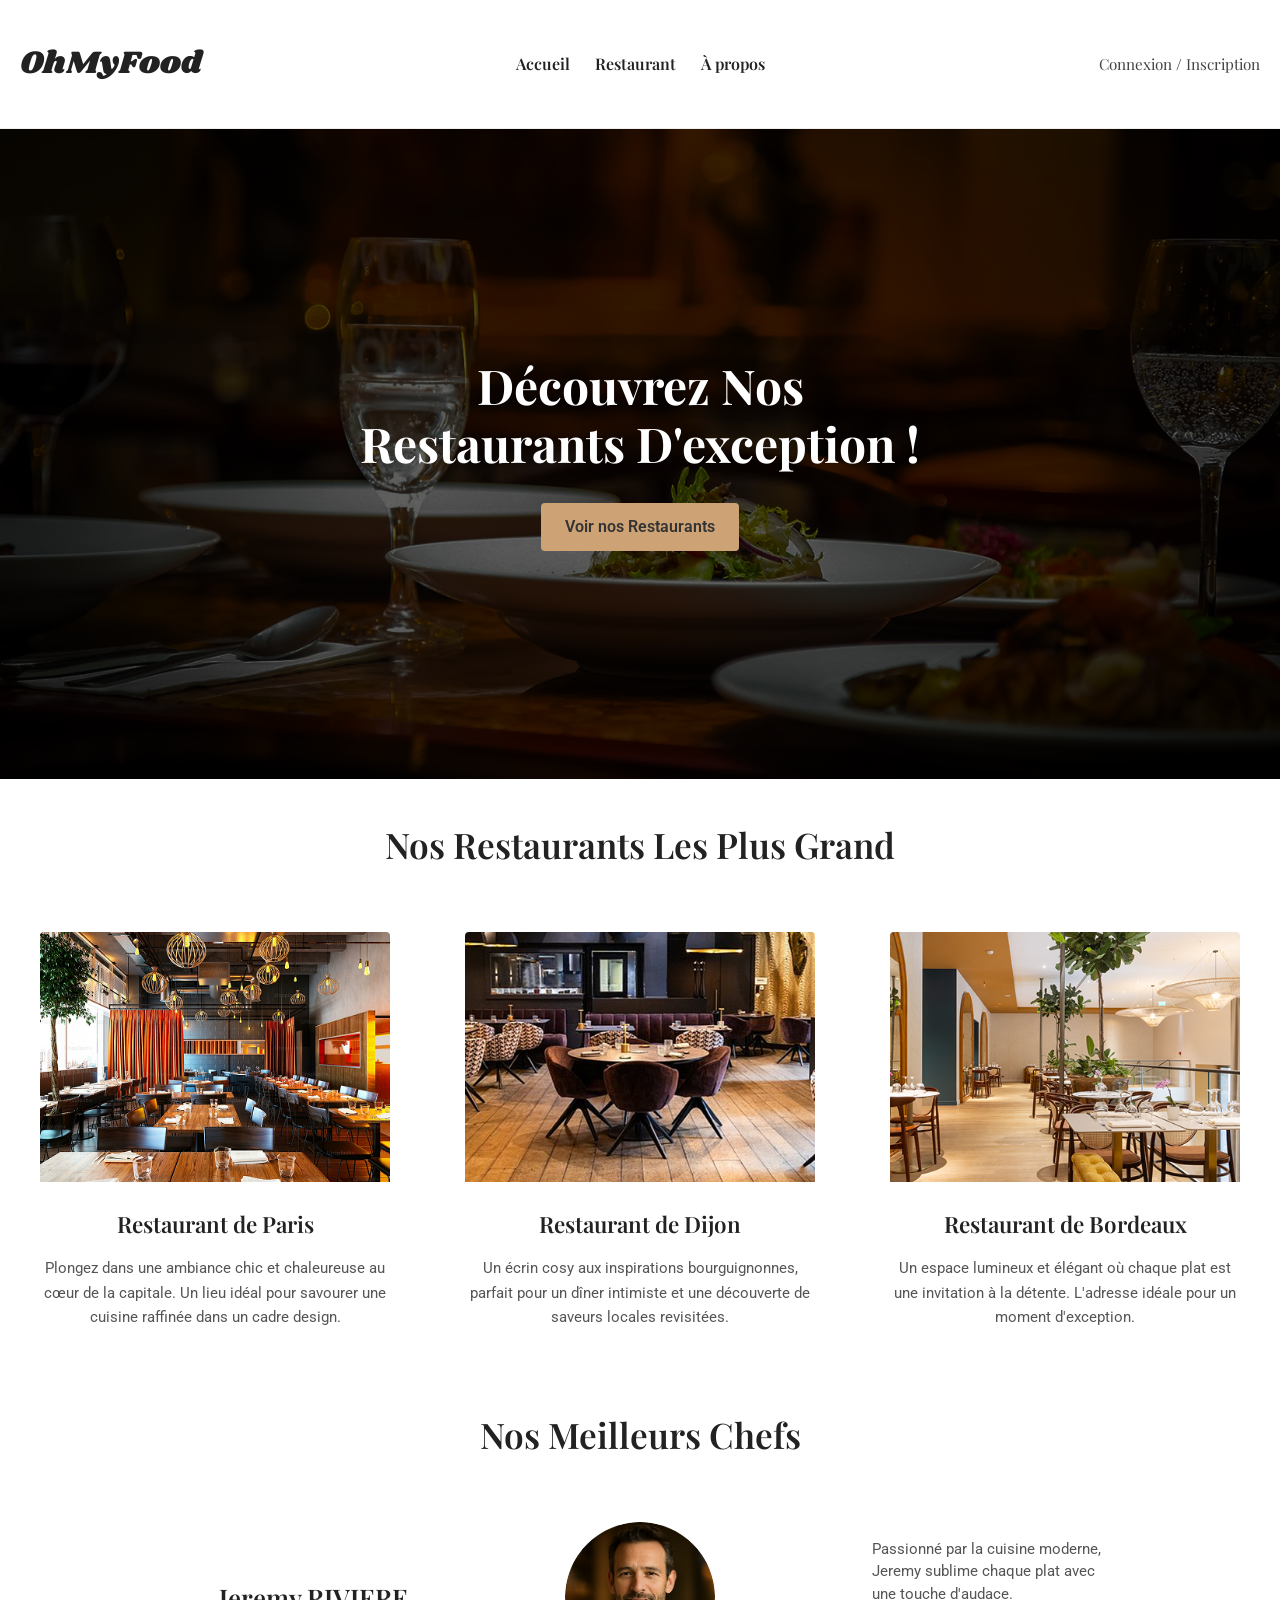
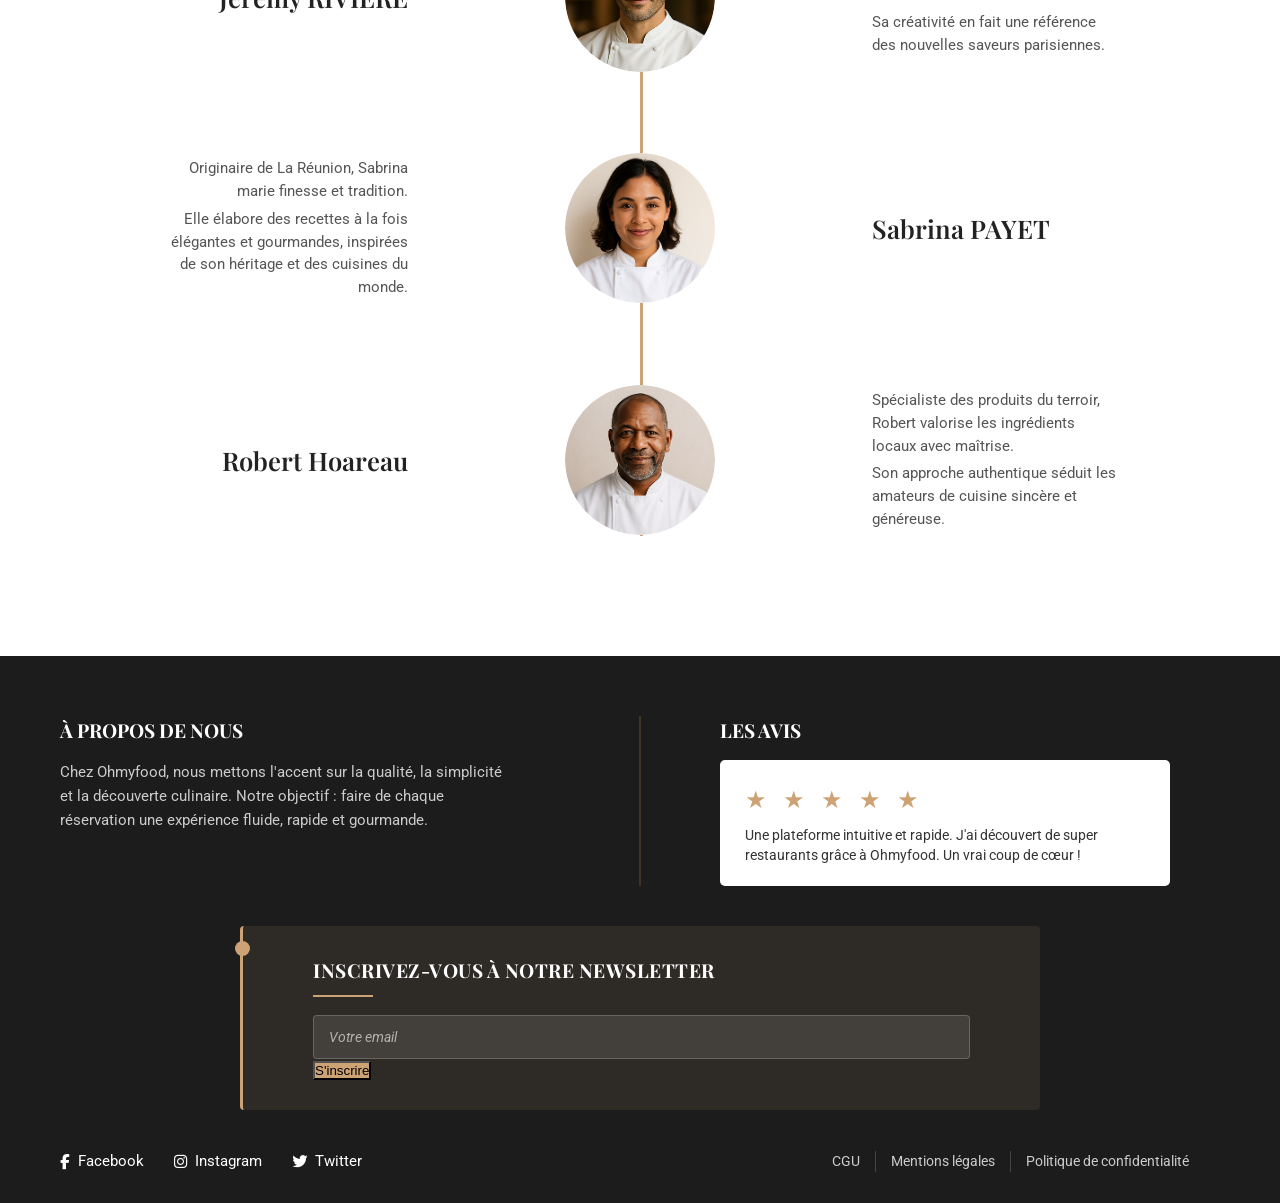
<file: projets/ohmyfood/index.html>
<!doctype html>
<html lang="fr">
<head>
  <meta charset="utf-8">
  <meta name="viewport" content="width=device-width, initial-scale=1.0">
  <title>Accueil — OhMyFood</title>
  <link rel="stylesheet" href="https://cdnjs.cloudflare.com/ajax/libs/font-awesome/6.4.0/css/all.min.css">
  <link href="https://fonts.googleapis.com/css2?family=Playfair+Display:ital,wght@0,600&family=Roboto:wght@400;500;700&family=Shrikhand&display=swap" rel="stylesheet">
  <link rel="stylesheet" href="reset.css">
  <link rel="stylesheet" href="style.css">
</head>
<body>
<div id="page" class="site">
  <header class="site-header">
    <div class="container">
      <div class="logo"><a href="index.html">OhMyFood</a></div>
      <button class="hamburger" id="hamburger-toggle" aria-label="Ouvrir le menu">
        <span class="bar"></span><span class="bar"></span><span class="bar"></span>
      </button>
      <nav class="main-navigation">
        <ul class="nav-menu">
          <li><a href="index.html">Accueil</a></li>
          <li><a href="restaurant.html">Restaurant</a></li>
          <li><a href="a-propos.html">À propos</a></li>
        </ul>
      </nav>
      <div class="auth-links">
        <a href="#">Connexion</a> / <a href="#">Inscription</a>
      </div>
    </div>
  </header>
  <div id="content" class="site-content">
    <main id="main" class="site-main">

<section class="hero">
  <div class="hero-content">
    <h1>Découvrez Nos<br>Restaurants D'exception !</h1>
    <a href="restaurant.html" class="btn-main">Voir nos Restaurants</a>
  </div>
</section>
<section class="restaurants" id="restaurants">
  <div class="container">
    <h2>Nos Restaurants Les Plus Grand</h2>
    <div class="restaurant-list">
      <div class="restaurant-card">
        <div class="restaurant-image"><img src="assets/images/restaurant-paris.png" alt="Restaurant de Paris"></div>
        <h3>Restaurant de Paris</h3>
        <p>Plongez dans une ambiance chic et chaleureuse au cœur de la capitale. Un lieu idéal pour savourer une cuisine raffinée dans un cadre design.</p>
      </div>
      <div class="restaurant-card">
        <div class="restaurant-image"><img src="assets/images/restaurant-dijon.png" alt="Restaurant de Dijon"></div>
        <h3>Restaurant de Dijon</h3>
        <p>Un écrin cosy aux inspirations bourguignonnes, parfait pour un dîner intimiste et une découverte de saveurs locales revisitées.</p>
      </div>
      <div class="restaurant-card">
        <div class="restaurant-image"><img src="assets/images/restaurant-bordeaux.png" alt="Restaurant de Bordeaux"></div>
        <h3>Restaurant de Bordeaux</h3>
        <p>Un espace lumineux et élégant où chaque plat est une invitation à la détente. L'adresse idéale pour un moment d'exception.</p>
      </div>
    </div>
  </div>
</section>
<section class="chefs">
  <div class="container">
    <h2>Nos Meilleurs Chefs</h2>
    <div class="chef-timeline">
      <div class="chef-item chef-left">
        <div class="chef-name"><h3>Jeremy RIVIERE</h3></div>
        <div class="chef-portrait"><img src="assets/images/jeremy-riviere.png" alt="Jeremy RIVIERE"></div>
        <div class="chef-description">
          <p>Passionné par la cuisine moderne, Jeremy sublime chaque plat avec une touche d'audace.</p>
          <p>Sa créativité en fait une référence des nouvelles saveurs parisiennes.</p>
        </div>
      </div>
      <div class="chef-item chef-right">
        <div class="chef-portrait"><img src="assets/images/sabrina-payet.png" alt="Sabrina PAYET"></div>
        <div class="chef-name"><h3>Sabrina PAYET</h3></div>
        <div class="chef-description">
          <p>Originaire de La Réunion, Sabrina marie finesse et tradition.</p>
          <p>Elle élabore des recettes à la fois élégantes et gourmandes, inspirées de son héritage et des cuisines du monde.</p>
        </div>
      </div>
      <div class="chef-item chef-left">
        <div class="chef-name"><h3>Robert Hoareau</h3></div>
        <div class="chef-portrait"><img src="assets/images/robert-hoareau.png" alt="Robert Hoareau"></div>
        <div class="chef-description">
          <p>Spécialiste des produits du terroir, Robert valorise les ingrédients locaux avec maîtrise.</p>
          <p>Son approche authentique séduit les amateurs de cuisine sincère et généreuse.</p>
        </div>
      </div>
    </div>
  </div>
</section>

    </main>
  </div>
  <footer id="colophon" class="site-footer">
    <div class="footer-content container">
      <div class="footer-columns">
        <div class="footer-column">
          <h3>À PROPOS DE NOUS</h3>
          <p>Chez Ohmyfood, nous mettons l'accent sur la qualité, la simplicité et la découverte culinaire. Notre objectif : faire de chaque réservation une expérience fluide, rapide et gourmande.</p>
        </div>
        <div class="footer-column">
          <h3>Les Avis</h3>
          <div class="review-box">
            <div class="stars">★ ★ ★ ★ ★</div>
            <p class="review-text">Une plateforme intuitive et rapide. J'ai découvert de super restaurants grâce à Ohmyfood. Un vrai coup de cœur !</p>
          </div>
        </div>
      </div>
      <div class="newsletter-section">
        <h3>Inscrivez-vous à notre newsletter</h3>
        <form class="newsletter-form" action="#" method="post" onsubmit="event.preventDefault(); alert('Démo portfolio — formulaire non connecté.');">
          <input type="email" placeholder="Votre email" required>
          <button type="submit">S'inscrire</button>
        </form>
      </div>
      <div class="basFooter">
        <div class="social-icons">
          <a href="#"><i class="fab fa-facebook-f"></i> Facebook</a>
          <a href="#"><i class="fab fa-instagram"></i> Instagram</a>
          <a href="#"><i class="fab fa-twitter"></i> Twitter</a>
        </div>
        <div class="footer-bottom">
          <a href="#">CGU</a>
          <a href="#">Mentions légales</a>
          <a href="#">Politique de confidentialité</a>
        </div>
      </div>
    </div>
    <div id="popup-concours" class="popup-overlay" style="display: none;">
      <div class="popup-content">
        <button class="popup-close" aria-label="Fermer le pop-up">×</button>
        <h2>🎁 Jeu Concours OhMyFood 🎁</h2>
        <p>Participez et tentez de gagner un <strong>repas gastronomique pour 2</strong> dans l'un de nos restaurants partenaires !</p>
        <form id="popup-form" action="#" method="post">
          <input type="email" placeholder="Votre email" required>
          <button type="submit">Participer</button>
        </form>
        <p class="popup-note">* Une seule participation par utilisateur est autorisée.</p>
      </div>
    </div>
  </footer>
</div>
<script src="script.js"></script>
</body>
</html>
</file>
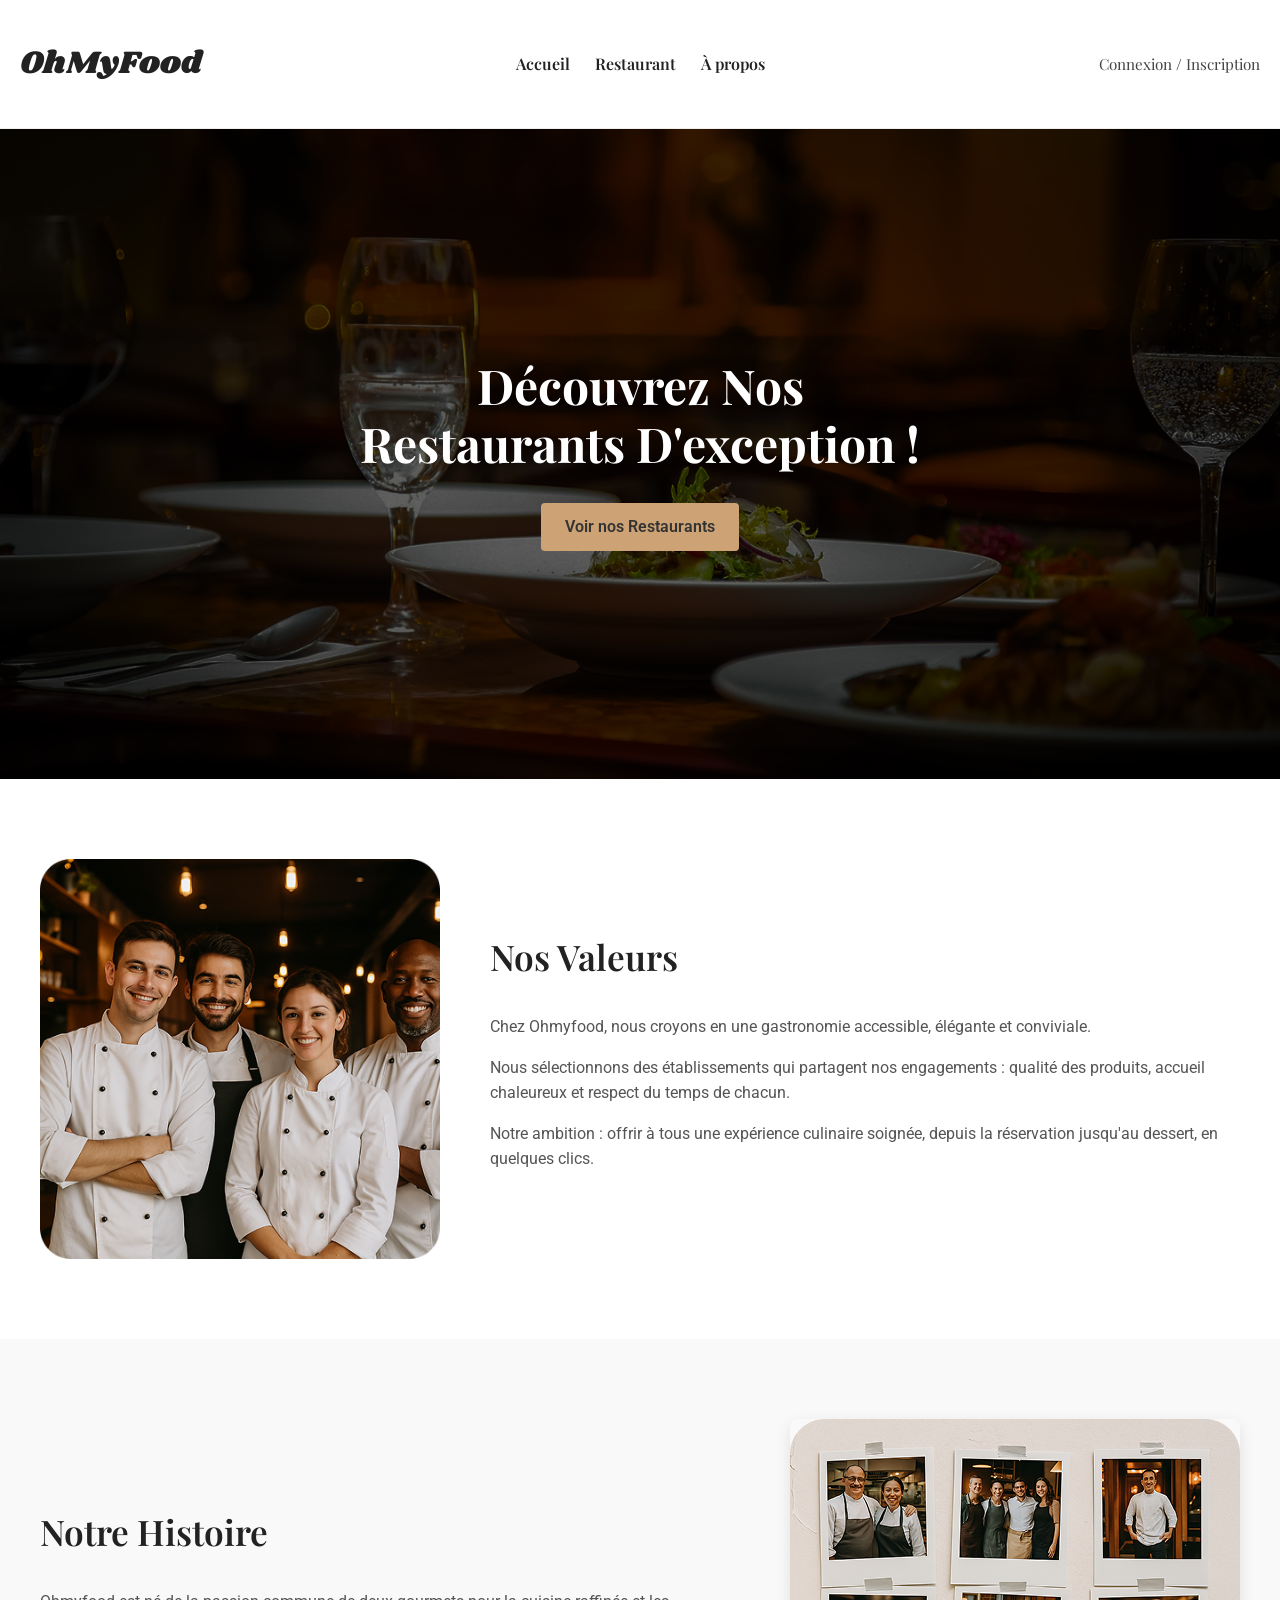
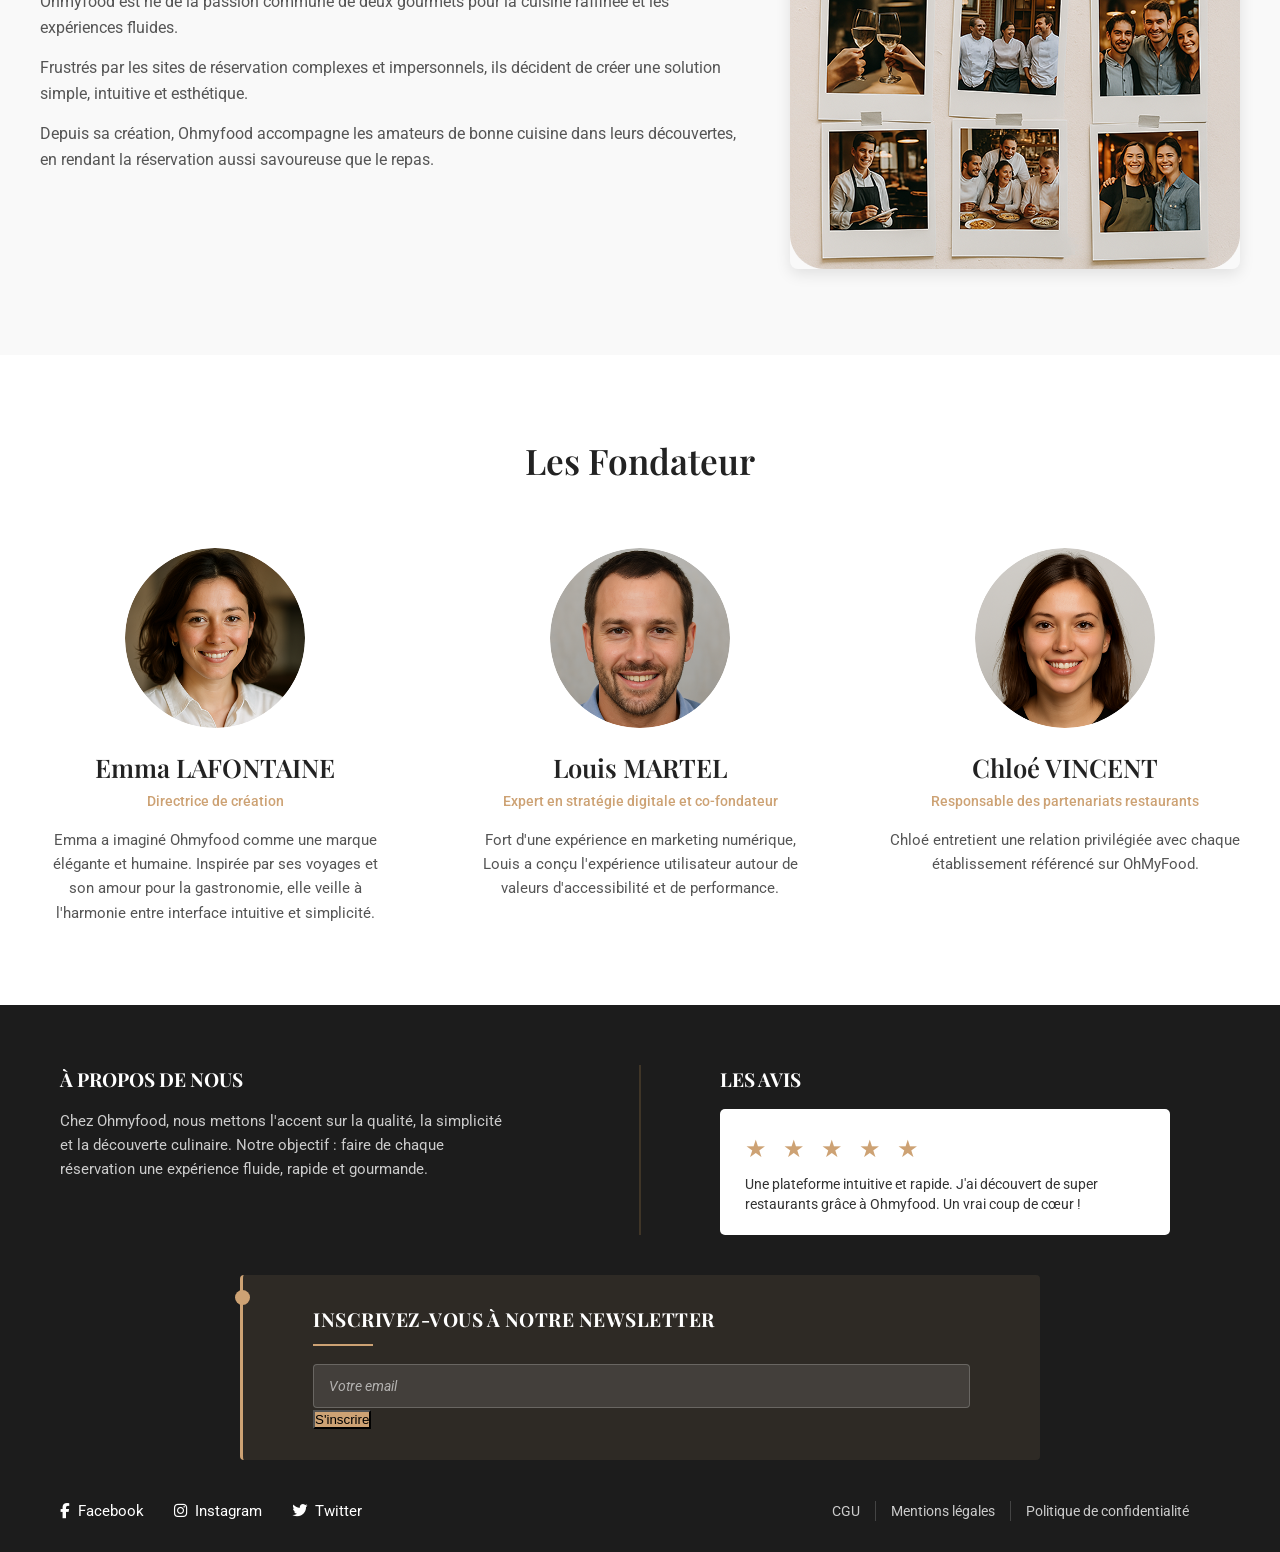
<file: projets/ohmyfood/a-propos.html>
<!doctype html>
<html lang="fr">
<head>
  <meta charset="utf-8">
  <meta name="viewport" content="width=device-width, initial-scale=1.0">
  <title>À propos — OhMyFood</title>
  <link rel="stylesheet" href="https://cdnjs.cloudflare.com/ajax/libs/font-awesome/6.4.0/css/all.min.css">
  <link href="https://fonts.googleapis.com/css2?family=Playfair+Display:ital,wght@0,600&family=Roboto:wght@400;500;700&family=Shrikhand&display=swap" rel="stylesheet">
  <link rel="stylesheet" href="reset.css">
  <link rel="stylesheet" href="style.css">
</head>
<body>
<div id="page" class="site">
  <header class="site-header">
    <div class="container">
      <div class="logo"><a href="index.html">OhMyFood</a></div>
      <button class="hamburger" id="hamburger-toggle" aria-label="Ouvrir le menu">
        <span class="bar"></span><span class="bar"></span><span class="bar"></span>
      </button>
      <nav class="main-navigation">
        <ul class="nav-menu">
          <li><a href="index.html">Accueil</a></li>
          <li><a href="restaurant.html">Restaurant</a></li>
          <li><a href="a-propos.html">À propos</a></li>
        </ul>
      </nav>
      <div class="auth-links">
        <a href="#">Connexion</a> / <a href="#">Inscription</a>
      </div>
    </div>
  </header>
  <div id="content" class="site-content">
    <main id="main" class="site-main">

<section class="hero">
  <div class="hero-content">
    <h1>Découvrez Nos<br>Restaurants D'exception !</h1>
    <a href="restaurant.html" class="btn-main">Voir nos Restaurants</a>
  </div>
</section>
<section class="valeurs">
  <div class="container">
    <div class="valeurs-content">
      <div class="valeurs-image"><img src="assets/images/team-chefs.png" alt="Notre équipe de chefs"></div>
      <div class="valeurs-text">
        <h2>Nos Valeurs</h2>
        <p>Chez Ohmyfood, nous croyons en une gastronomie accessible, élégante et conviviale.</p>
        <p>Nous sélectionnons des établissements qui partagent nos engagements : qualité des produits, accueil chaleureux et respect du temps de chacun.</p>
        <p>Notre ambition : offrir à tous une expérience culinaire soignée, depuis la réservation jusqu'au dessert, en quelques clics.</p>
      </div>
    </div>
  </div>
</section>
<section class="histoire">
  <div class="container">
    <div class="histoire-content">
      <div class="histoire-text">
        <h2>Notre Histoire</h2>
        <p>Ohmyfood est né de la passion commune de deux gourmets pour la cuisine raffinée et les expériences fluides.</p>
        <p>Frustrés par les sites de réservation complexes et impersonnels, ils décident de créer une solution simple, intuitive et esthétique.</p>
        <p>Depuis sa création, Ohmyfood accompagne les amateurs de bonne cuisine dans leurs découvertes, en rendant la réservation aussi savoureuse que le repas.</p>
      </div>
      <div class="histoire-gallery"><img src="assets/images/photo-gallery.png" alt="Galerie de photos de restaurants"></div>
    </div>
  </div>
</section>
<section class="fondateurs">
  <div class="container">
    <h2>Les Fondateur</h2>
    <div class="fondateurs-list">
      <div class="fondateur-card">
        <div class="fondateur-photo"><img src="assets/images/emma-lafontaine.png" alt="Emma LAFONTAINE"></div>
        <h3>Emma LAFONTAINE</h3>
        <p class="fondateur-title">Directrice de création</p>
        <p class="fondateur-bio">Emma a imaginé Ohmyfood comme une marque élégante et humaine. Inspirée par ses voyages et son amour pour la gastronomie, elle veille à l'harmonie entre interface intuitive et simplicité.</p>
      </div>
      <div class="fondateur-card">
        <div class="fondateur-photo"><img src="assets/images/louis-martel.png" alt="Louis MARTEL"></div>
        <h3>Louis MARTEL</h3>
        <p class="fondateur-title">Expert en stratégie digitale et co-fondateur</p>
        <p class="fondateur-bio">Fort d'une expérience en marketing numérique, Louis a conçu l'expérience utilisateur autour de valeurs d'accessibilité et de performance.</p>
      </div>
      <div class="fondateur-card">
        <div class="fondateur-photo"><img src="assets/images/chloe-vincent.png" alt="Chloé VINCENT"></div>
        <h3>Chloé VINCENT</h3>
        <p class="fondateur-title">Responsable des partenariats restaurants</p>
        <p class="fondateur-bio">Chloé entretient une relation privilégiée avec chaque établissement référencé sur OhMyFood.</p>
      </div>
    </div>
  </div>
</section>

    </main>
  </div>
  <footer id="colophon" class="site-footer">
    <div class="footer-content container">
      <div class="footer-columns">
        <div class="footer-column">
          <h3>À PROPOS DE NOUS</h3>
          <p>Chez Ohmyfood, nous mettons l'accent sur la qualité, la simplicité et la découverte culinaire. Notre objectif : faire de chaque réservation une expérience fluide, rapide et gourmande.</p>
        </div>
        <div class="footer-column">
          <h3>Les Avis</h3>
          <div class="review-box">
            <div class="stars">★ ★ ★ ★ ★</div>
            <p class="review-text">Une plateforme intuitive et rapide. J'ai découvert de super restaurants grâce à Ohmyfood. Un vrai coup de cœur !</p>
          </div>
        </div>
      </div>
      <div class="newsletter-section">
        <h3>Inscrivez-vous à notre newsletter</h3>
        <form class="newsletter-form" action="#" method="post" onsubmit="event.preventDefault(); alert('Démo portfolio — formulaire non connecté.');">
          <input type="email" placeholder="Votre email" required>
          <button type="submit">S'inscrire</button>
        </form>
      </div>
      <div class="basFooter">
        <div class="social-icons">
          <a href="#"><i class="fab fa-facebook-f"></i> Facebook</a>
          <a href="#"><i class="fab fa-instagram"></i> Instagram</a>
          <a href="#"><i class="fab fa-twitter"></i> Twitter</a>
        </div>
        <div class="footer-bottom">
          <a href="#">CGU</a>
          <a href="#">Mentions légales</a>
          <a href="#">Politique de confidentialité</a>
        </div>
      </div>
    </div>
    <div id="popup-concours" class="popup-overlay" style="display: none;">
      <div class="popup-content">
        <button class="popup-close" aria-label="Fermer le pop-up">×</button>
        <h2>🎁 Jeu Concours OhMyFood 🎁</h2>
        <p>Participez et tentez de gagner un <strong>repas gastronomique pour 2</strong> dans l'un de nos restaurants partenaires !</p>
        <form id="popup-form" action="#" method="post">
          <input type="email" placeholder="Votre email" required>
          <button type="submit">Participer</button>
        </form>
        <p class="popup-note">* Une seule participation par utilisateur est autorisée.</p>
      </div>
    </div>
  </footer>
</div>
<script src="script.js"></script>
</body>
</html>
</file>
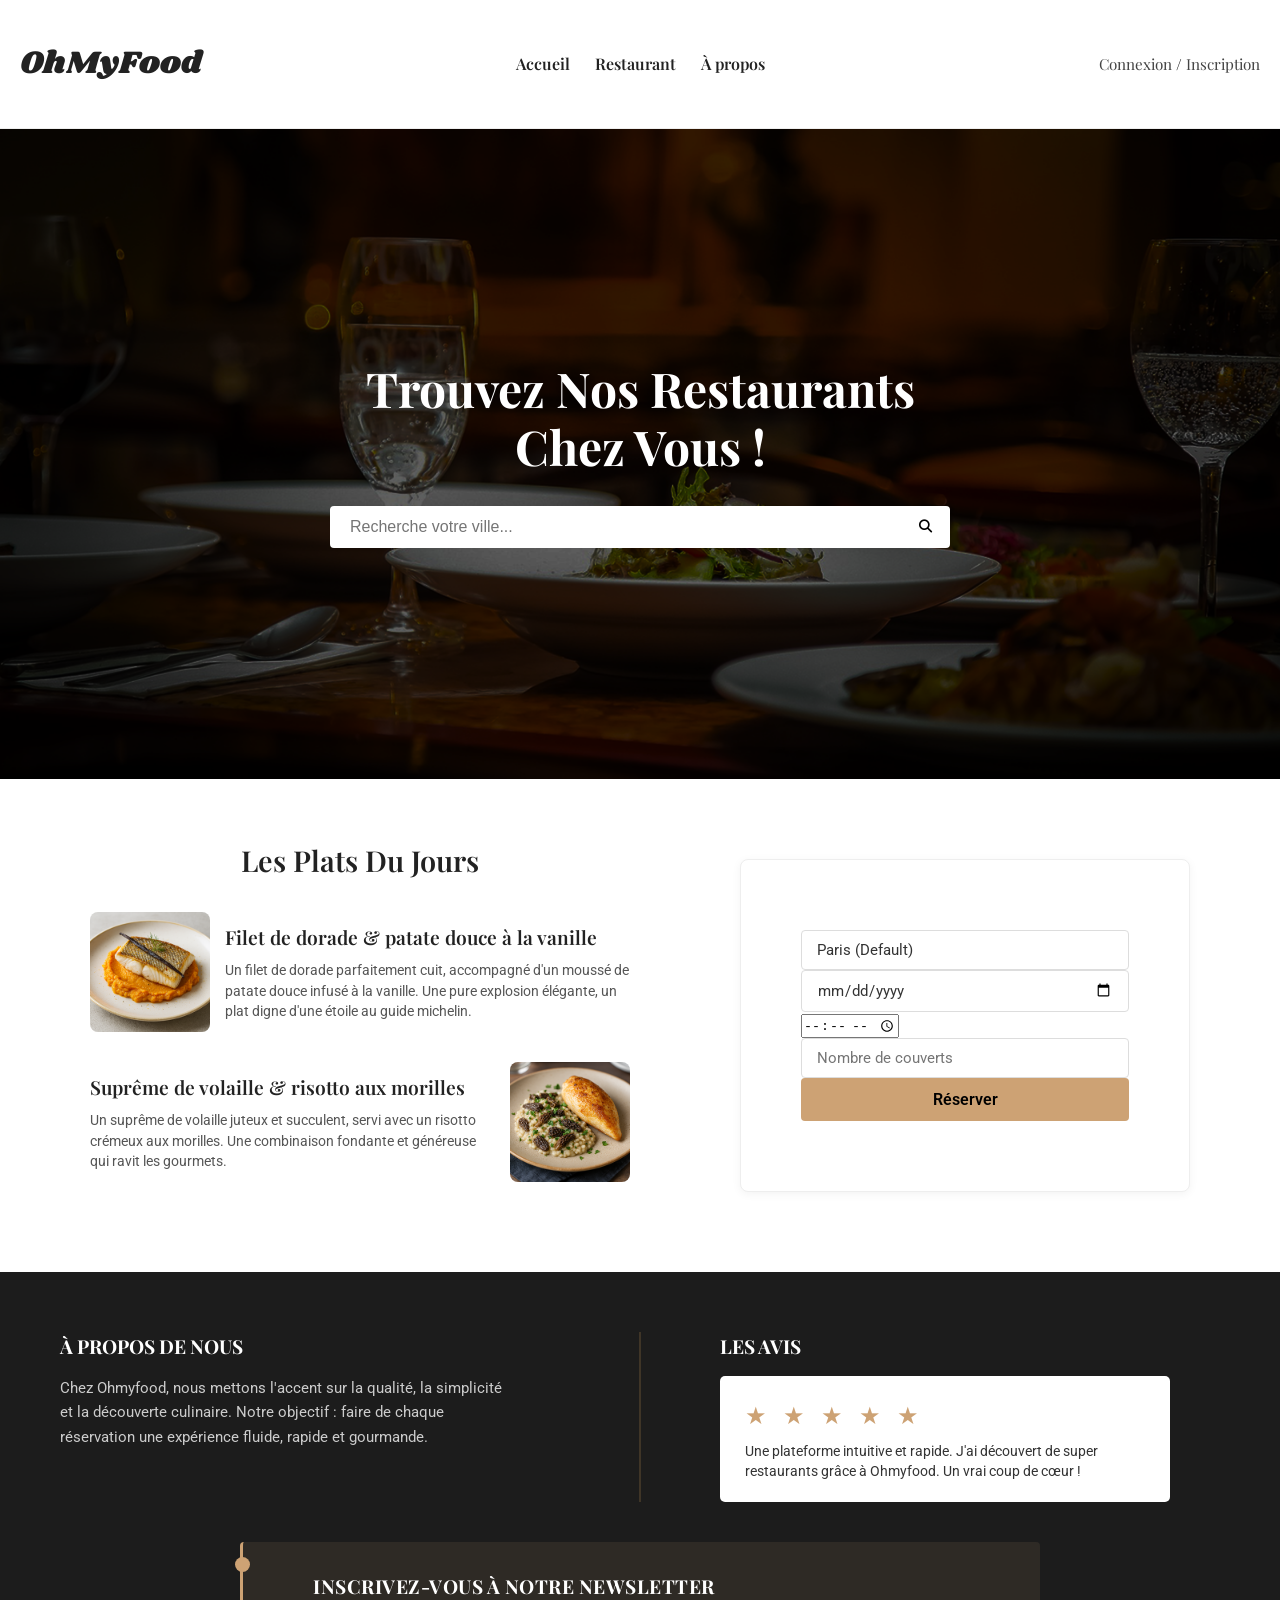
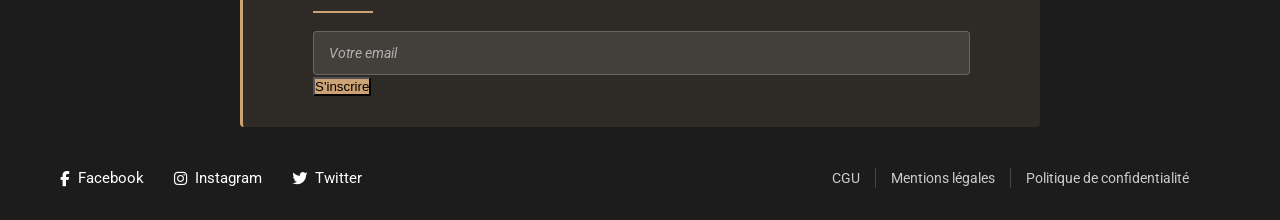
<file: projets/ohmyfood/restaurant.html>
<!doctype html>
<html lang="fr">
<head>
  <meta charset="utf-8">
  <meta name="viewport" content="width=device-width, initial-scale=1.0">
  <title>Restaurant — OhMyFood</title>
  <link rel="stylesheet" href="https://cdnjs.cloudflare.com/ajax/libs/font-awesome/6.4.0/css/all.min.css">
  <link href="https://fonts.googleapis.com/css2?family=Playfair+Display:ital,wght@0,600&family=Roboto:wght@400;500;700&family=Shrikhand&display=swap" rel="stylesheet">
  <link rel="stylesheet" href="reset.css">
  <link rel="stylesheet" href="style.css">
</head>
<body>
<div id="page" class="site">
  <header class="site-header">
    <div class="container">
      <div class="logo"><a href="index.html">OhMyFood</a></div>
      <button class="hamburger" id="hamburger-toggle" aria-label="Ouvrir le menu">
        <span class="bar"></span><span class="bar"></span><span class="bar"></span>
      </button>
      <nav class="main-navigation">
        <ul class="nav-menu">
          <li><a href="index.html">Accueil</a></li>
          <li><a href="restaurant.html">Restaurant</a></li>
          <li><a href="a-propos.html">À propos</a></li>
        </ul>
      </nav>
      <div class="auth-links">
        <a href="#">Connexion</a> / <a href="#">Inscription</a>
      </div>
    </div>
  </header>
  <div id="content" class="site-content">
    <main id="main" class="site-main">

<section class="hero">
  <div class="hero-content">
    <h1>Trouvez Nos Restaurants<br>Chez Vous !</h1>
    <div class="search-box">
      <form action="#" method="get" onsubmit="event.preventDefault(); alert('Démo portfolio — recherche non connectée.');">
        <input type="text" placeholder="Recherche votre ville..." name="city">
        <button type="submit"><i class="fas fa-search"></i></button>
      </form>
    </div>
  </div>
</section>
<section class="daily-menu">
  <div class="container">
    <div class="menu-reservation-container">
      <div class="daily-plates">
        <h2>Les Plats Du Jours</h2>
        <div class="plate-item">
          <div class="plate-image"><img src="assets/images/filet-dorade.png" alt="Filet de dorade et patate douce à la vanille"></div>
          <div class="plate-details">
            <h3>Filet de dorade & patate douce à la vanille</h3>
            <p>Un filet de dorade parfaitement cuit, accompagné d'un moussé de patate douce infusé à la vanille. Une pure explosion élégante, un plat digne d'une étoile au guide michelin.</p>
          </div>
        </div>
        <div class="plate-item">
          <div class="plate-details">
            <h3>Suprême de volaille & risotto aux morilles</h3>
            <p>Un suprême de volaille juteux et succulent, servi avec un risotto crémeux aux morilles. Une combinaison fondante et généreuse qui ravit les gourmets.</p>
          </div>
          <div class="plate-image"><img src="assets/images/supreme-volaille.png" alt="Suprême de volaille & risotto aux morilles"></div>
        </div>
      </div>
      <div class="reservation-form">
        <form action="#" method="post" onsubmit="event.preventDefault(); alert('Démo portfolio — réservation non connectée.');">
          <div class="form-group"><div class="custom-select"><input type="text" value="Paris (Default)" readonly></div></div>
          <div class="form-group"><div class="custom-select"><input type="date"></div></div>
          <div class="form-group"><div class="custom-select"><input type="time"></div></div>
          <div class="form-group"><input type="number" placeholder="Nombre de couverts" min="1"></div>
          <div class="form-group"><button type="submit" class="btn-reserve">Réserver</button></div>
        </form>
      </div>
    </div>
  </div>
</section>
<section class="reservation-options">
  <div class="container">
    <div class="options-container">
      <div class="option-phone">
        <h2>Réserver par téléphone</h2>
        <div class="phone-numbers"><p>Tel : 0692 10 12 14</p><p>Fixe : 0262 10 12 14</p></div>
      </div>
      <div class="option-divider"></div>
      <div class="option-online">
        <h2>Réserver en ligne</h2>
        <button type="button" class="btn-create-account" onclick="alert('Démo portfolio.')">Créer un compte</button>
        <p class="or-text">ou</p>
        <button type="button" class="btn-login" onclick="alert('Démo portfolio.')">Se connecter</button>
      </div>
    </div>
  </div>
</section>
<div class="modal-overlay"></div>

    </main>
  </div>
  <footer id="colophon" class="site-footer">
    <div class="footer-content container">
      <div class="footer-columns">
        <div class="footer-column">
          <h3>À PROPOS DE NOUS</h3>
          <p>Chez Ohmyfood, nous mettons l'accent sur la qualité, la simplicité et la découverte culinaire. Notre objectif : faire de chaque réservation une expérience fluide, rapide et gourmande.</p>
        </div>
        <div class="footer-column">
          <h3>Les Avis</h3>
          <div class="review-box">
            <div class="stars">★ ★ ★ ★ ★</div>
            <p class="review-text">Une plateforme intuitive et rapide. J'ai découvert de super restaurants grâce à Ohmyfood. Un vrai coup de cœur !</p>
          </div>
        </div>
      </div>
      <div class="newsletter-section">
        <h3>Inscrivez-vous à notre newsletter</h3>
        <form class="newsletter-form" action="#" method="post" onsubmit="event.preventDefault(); alert('Démo portfolio — formulaire non connecté.');">
          <input type="email" placeholder="Votre email" required>
          <button type="submit">S'inscrire</button>
        </form>
      </div>
      <div class="basFooter">
        <div class="social-icons">
          <a href="#"><i class="fab fa-facebook-f"></i> Facebook</a>
          <a href="#"><i class="fab fa-instagram"></i> Instagram</a>
          <a href="#"><i class="fab fa-twitter"></i> Twitter</a>
        </div>
        <div class="footer-bottom">
          <a href="#">CGU</a>
          <a href="#">Mentions légales</a>
          <a href="#">Politique de confidentialité</a>
        </div>
      </div>
    </div>
    <div id="popup-concours" class="popup-overlay" style="display: none;">
      <div class="popup-content">
        <button class="popup-close" aria-label="Fermer le pop-up">×</button>
        <h2>🎁 Jeu Concours OhMyFood 🎁</h2>
        <p>Participez et tentez de gagner un <strong>repas gastronomique pour 2</strong> dans l'un de nos restaurants partenaires !</p>
        <form id="popup-form" action="#" method="post">
          <input type="email" placeholder="Votre email" required>
          <button type="submit">Participer</button>
        </form>
        <p class="popup-note">* Une seule participation par utilisateur est autorisée.</p>
      </div>
    </div>
  </footer>
</div>
<script src="script.js"></script>
</body>
</html>
</file>
<file: assets/css/style.css>
/* ═══════════════════════════════════════════════════════════════
   RYAN MARTIAL — PORTFOLIO v2
   style.css — Design sombre premium, bleu nuit + or subtil
   ═══════════════════════════════════════════════════════════════ */

/* ─── VARIABLES ──────────────────────────────────────────────── */
:root {
  /* Fond : noir bleuté profond */
  --bg-base:       #070a10;
  --bg-surface:    #0a0f1a;
  --bg-elevated:   #0f1624;
  --bg-card:       #0d1421;
  --bg-card-hover: #121a2b;

  /* Bleu nuit luxueux — nouvelle couleur structurante */
  --navy:          #1a2540;
  --navy-mid:      #1e2e50;
  --blue-elec:     #2563eb;
  --blue-dim:      rgba(37, 99, 235, 0.10);
  --blue-glow:     rgba(37, 99, 235, 0.20);

  /* Or subtil — accent principal */
  --gold:          #c9972c;
  --gold-light:    #e8b84b;
  --gold-dim:      rgba(201, 151, 44, 0.10);
  --gold-glow:     rgba(201, 151, 44, 0.18);

  /* OpenClassrooms — mauve logo */
  --accent-oc:     #7451eb;
  --accent-mint:   #5eead4;

  /* Texte */
  --text-primary:  #e8edf8;
  --text-secondary:#8a9bc0;
  --text-muted:    #3d5073;

  /* Bordures */
  --border:        rgba(255, 255, 255, 0.055);
  --border-mid:    rgba(255, 255, 255, 0.09);
  --border-gold:   rgba(201, 151, 44, 0.28);

  /* Typo */
  --font-display:  'Syne', sans-serif;
  --font-body:     'DM Sans', sans-serif;

  /* Espacement */
  --section-py:    clamp(5rem, 9vw, 9rem);
  --container-max: 1200px;
  --container-px:  clamp(1.25rem, 5vw, 2.5rem);

  /* Effets */
  --radius-sm:   8px;
  --radius-md:   14px;
  --radius-lg:   20px;
  --shadow-card: 0 4px 32px rgba(0, 0, 0, 0.45);
  --ease:        cubic-bezier(0.4, 0, 0.2, 1);
  --transition:  0.3s var(--ease);
}

/* ─── RESET ──────────────────────────────────────────────────── */
*, *::before, *::after { box-sizing: border-box; margin: 0; padding: 0; }
html { scroll-behavior: smooth; scroll-padding-top: 5rem; }
body {
  font-family: var(--font-body);
  font-size: clamp(0.9375rem, 1.4vw, 1.0625rem);
  line-height: 1.72;
  color: var(--text-primary);
  background: var(--bg-base);
  -webkit-font-smoothing: antialiased;
  overflow-x: hidden;
}
img, svg { display: block; max-width: 100%; }
a { color: inherit; text-decoration: none; }
button { font-family: var(--font-body); cursor: pointer; border: none; background: none; }
ul { list-style: none; }
::selection { background: var(--gold-dim); color: var(--text-primary); }

/* ─── SCROLLBAR ──────────────────────────────────────────────── */
::-webkit-scrollbar { width: 5px; }
::-webkit-scrollbar-track { background: var(--bg-base); }
::-webkit-scrollbar-thumb { background: var(--navy); border-radius: 3px; }
::-webkit-scrollbar-thumb:hover { background: var(--navy-mid); }

/* ─── CURSEUR ────────────────────────────────────────────────── */
.cursor-dot, .cursor-ring {
  position: fixed;
  top: 0; left: 0;
  pointer-events: none;
  z-index: 9999;
  border-radius: 50%;
  transform: translate(-50%, -50%);
}
.cursor-dot {
  width: 5px; height: 5px;
  background: var(--gold);
}
.cursor-ring {
  width: 30px; height: 30px;
  border: 1.5px solid rgba(201, 151, 44, 0.45);
  transition: width 0.28s var(--ease), height 0.28s var(--ease), border-color 0.28s var(--ease);
}
body.cursor-hover .cursor-ring {
  width: 46px; height: 46px;
  border-color: var(--gold);
}
@media (pointer: coarse) { .cursor-dot, .cursor-ring { display: none; } }

/* ─── LOADER ─────────────────────────────────────────────────── */
.loader {
  position: fixed; inset: 0;
  background: var(--bg-base);
  z-index: 10000;
  display: flex; align-items: center; justify-content: center;
  transition: opacity 0.6s ease, visibility 0.6s ease;
}
.loader.hidden { opacity: 0; visibility: hidden; }
.loader-inner { text-align: center; }
.loader-initials {
  font-family: var(--font-display);
  font-size: 3.5rem; font-weight: 800;
  letter-spacing: -0.02em;
  background: linear-gradient(135deg, var(--gold-light), var(--gold));
  -webkit-background-clip: text; -webkit-text-fill-color: transparent; background-clip: text;
  display: block; margin-bottom: 1.5rem;
}
.loader-bar {
  width: 180px; height: 1px;
  background: var(--border-mid);
  border-radius: 1px; overflow: hidden; margin: 0 auto;
}
.loader-bar-fill {
  height: 100%;
  background: linear-gradient(90deg, var(--gold), var(--gold-light));
  animation: loaderFill 1.3s var(--ease) forwards;
}
@keyframes loaderFill { from { width: 0; } to { width: 100%; } }

/* ─── LAYOUT ─────────────────────────────────────────────────── */
.container { max-width: var(--container-max); margin: 0 auto; padding: 0 var(--container-px); }
.section { padding: var(--section-py) 0; }

/* ─── TYPOGRAPHIE ────────────────────────────────────────────── */
.section-tag {
  display: inline-block;
  font-size: 0.6875rem;
  font-weight: 500;
  letter-spacing: 0.18em;
  text-transform: uppercase;
  color: var(--gold);
  margin-bottom: 1.125rem;
  opacity: 0.85;
}
.section-header { margin-bottom: clamp(3rem, 6vw, 5rem); }
.section-title {
  font-family: var(--font-display);
  font-size: clamp(2.25rem, 5vw, 3.75rem);
  font-weight: 700;
  line-height: 1.08;
  letter-spacing: -0.025em;
  color: var(--text-primary);
}
.section-title em {
  font-style: normal;
  background: linear-gradient(130deg, var(--gold-light) 0%, var(--gold) 60%);
  -webkit-background-clip: text; -webkit-text-fill-color: transparent; background-clip: text;
}
.section-note {
  margin-top: 1.25rem;
  font-size: 0.9rem;
  color: var(--text-secondary);
  font-weight: 300;
  line-height: 1.65;
  max-width: 640px;
  border-left: 2px solid var(--border-gold);
  padding-left: 1rem;
}
.text-accent { color: var(--gold-light); }

/* ─── BOUTONS ────────────────────────────────────────────────── */
.btn {
  display: inline-flex; align-items: center; gap: 0.5rem;
  font-family: var(--font-display);
  font-size: 0.875rem; font-weight: 600;
  padding: 0.75rem 1.625rem;
  border-radius: 100px;
  transition: var(--transition);
  white-space: nowrap; position: relative; overflow: hidden;
}
.btn svg { width: 17px; height: 17px; flex-shrink: 0; transition: transform var(--transition); }
.btn:hover svg { transform: translateX(3px); }

.btn-primary {
  background: linear-gradient(135deg, var(--gold-light), var(--gold));
  color: #070a10;
}
.btn-primary::before {
  content: '';
  position: absolute; inset: 0;
  background: linear-gradient(135deg, var(--gold), var(--gold-light));
  opacity: 0; transition: opacity var(--transition);
}
.btn-primary:hover::before { opacity: 1; }
.btn-primary span, .btn-primary svg { position: relative; z-index: 1; }

.btn-outline {
  border: 1px solid var(--border-gold);
  color: var(--gold);
}
.btn-outline:hover { background: var(--gold-dim); }

.btn-ghost {
  border: 1px solid var(--border-mid);
  color: var(--text-secondary);
}
.btn-ghost:hover { border-color: var(--text-secondary); color: var(--text-primary); }

.btn-full { width: 100%; justify-content: center; }

/* ─── NAVIGATION ─────────────────────────────────────────────── */
.header {
  position: fixed; top: 0; left: 0; right: 0;
  z-index: 100; padding: 1.25rem 0;
  transition: background 0.4s ease, padding 0.4s ease, border-color 0.4s ease;
  border-bottom: 1px solid transparent;
}
.header.scrolled {
  background: rgba(7, 10, 16, 0.94);
  backdrop-filter: blur(24px); -webkit-backdrop-filter: blur(24px);
  padding: 0.875rem 0;
  border-bottom-color: var(--border);
}
.nav { display: flex; align-items: center; gap: 1.5rem; }
.nav-logo {
  font-family: var(--font-display);
  font-size: 1.25rem; font-weight: 800;
  letter-spacing: -0.02em;
  color: var(--text-primary);
  margin-right: auto;
}
.logo-bracket { color: var(--gold); }
.nav-links { display: flex; gap: 0.125rem; }
.nav-link {
  font-size: 0.8125rem; font-weight: 400;
  color: var(--text-secondary);
  padding: 0.4375rem 0.875rem;
  border-radius: 100px;
  transition: var(--transition); letter-spacing: 0.01em;
}
.nav-link:hover, .nav-link.active { color: var(--text-primary); background: var(--bg-elevated); }
.nav-burger { display: none; flex-direction: column; gap: 5px; padding: 8px; border-radius: 8px; }
.nav-burger span { display: block; width: 20px; height: 1.5px; background: var(--text-secondary); border-radius: 2px; transition: var(--transition); }

/* ─── HERO ───────────────────────────────────────────────────── */
.hero {
  min-height: 100svh;
  display: flex; align-items: center;
  position: relative; overflow: hidden;
  padding: 8rem 0 8rem;
}

.hero-bg { position: absolute; inset: 0; z-index: 0; }

.hero-grid {
  position: absolute; inset: 0;
  background-image:
    linear-gradient(rgba(255,255,255,0.018) 1px, transparent 1px),
    linear-gradient(90deg, rgba(255,255,255,0.018) 1px, transparent 1px);
  background-size: 64px 64px;
  mask-image: radial-gradient(ellipse 80% 70% at 50% 0%, black 30%, transparent 100%);
}

.hero-glow { position: absolute; border-radius: 50%; filter: blur(90px); pointer-events: none; }
.hero-glow--1 {
  width: 600px; height: 600px; top: -150px; left: -80px;
  background: radial-gradient(circle, rgba(201,151,44,0.08) 0%, transparent 70%);
}
.hero-glow--2 {
  width: 500px; height: 500px; bottom: -100px; right: -80px;
  background: radial-gradient(circle, rgba(37,99,235,0.07) 0%, transparent 70%);
}
.hero-glow--3 {
  width: 300px; height: 300px; top: 30%; right: 15%;
  background: radial-gradient(circle, rgba(26,37,64,0.6) 0%, transparent 70%);
}

.hero-orbs { position: absolute; inset: 0; pointer-events: none; }
.orb { position: absolute; border-radius: 50%; animation: floatOrb 9s ease-in-out infinite; }
.orb--1 {
  width: 280px; height: 280px; top: 18%; right: 8%;
  background: radial-gradient(circle at 35% 35%, rgba(201,151,44,0.06), transparent 70%);
  border: 1px solid rgba(201,151,44,0.05);
  animation-delay: 0s;
}
.orb--2 {
  width: 160px; height: 160px; top: 55%; right: 22%;
  background: radial-gradient(circle at 35% 35%, rgba(37,99,235,0.05), transparent 70%);
  border: 1px solid rgba(37,99,235,0.04);
  animation-delay: -3.5s;
}
.orb--3 {
  width: 100px; height: 100px; top: 28%; right: 32%;
  background: radial-gradient(circle at 35% 35%, rgba(201,151,44,0.04), transparent 70%);
  border: 1px solid rgba(201,151,44,0.035);
  animation-delay: -7s;
}
@keyframes floatOrb {
  0%, 100% { transform: translateY(0) rotate(0deg); }
  40% { transform: translateY(-18px) rotate(4deg); }
  70% { transform: translateY(9px) rotate(-3deg); }
}

.hero-content { position: relative; z-index: 1; max-width: 800px; }

.hero-tag {
  display: inline-flex; align-items: center; gap: 0.5rem;
  font-size: 0.75rem; font-weight: 400;
  color: var(--text-muted); letter-spacing: 0.04em;
  background: var(--bg-elevated);
  border: 1px solid var(--border);
  border-radius: 100px; padding: 0.375rem 0.875rem;
  margin-bottom: 1.75rem;
}
.tag-dot {
  width: 6px; height: 6px; background: #22c55e;
  border-radius: 50%; box-shadow: 0 0 8px #22c55e;
  animation: pulseDot 2.2s ease infinite;
}
@keyframes pulseDot {
  0%, 100% { box-shadow: 0 0 6px #22c55e; }
  50% { box-shadow: 0 0 14px #22c55e; }
}

.hero-title {
  font-family: var(--font-display);
  font-size: clamp(3.5rem, 9vw, 7rem);
  font-weight: 800;
  line-height: 1.0;
  letter-spacing: -0.03em;
  margin-bottom: 1rem;
}
.hero-name {
  display: block;
  background: linear-gradient(135deg, #ffffff 0%, var(--text-primary) 100%);
  -webkit-background-clip: text; -webkit-text-fill-color: transparent; background-clip: text;
}
.hero-subtitle {
  font-family: var(--font-display);
  font-size: clamp(1.0625rem, 2vw, 1.375rem);
  font-weight: 600;
  color: var(--text-secondary);
  letter-spacing: -0.01em;
  margin-bottom: 1.375rem;
}
.hero-amp { color: var(--gold); margin: 0 0.3em; }
.hero-desc {
  font-size: clamp(0.9375rem, 1.4vw, 1.0625rem);
  font-weight: 300; color: var(--text-secondary);
  line-height: 1.72; margin-bottom: 2.5rem;
}
.br-desktop { display: block; }

/* Piliers hero */
.hero-pillars {
  display: flex; align-items: center; flex-wrap: wrap;
  gap: 0; margin-bottom: 2.5rem;
}
.pillar {
  display: flex; align-items: center; gap: 0.5rem;
  font-size: 0.8125rem; font-weight: 400;
  color: var(--text-secondary); letter-spacing: 0.01em;
  padding: 0.375rem 0.75rem;
}
.pillar-icon {
  color: var(--gold); font-size: 0.75rem;
  font-family: var(--font-display); font-weight: 700;
}
.pillar-sep {
  width: 1px; height: 18px;
  background: var(--border-mid);
}
.hero-actions { display: flex; flex-wrap: wrap; gap: 0.875rem; }

/* Scroll indicator */
.hero-scroll {
  position: absolute; bottom: 2rem; left: 50%;
  transform: translateX(-50%);
  display: flex; flex-direction: column; align-items: center; gap: 0.5rem;
  color: var(--text-muted); font-size: 0.6875rem;
  letter-spacing: 0.12em; text-transform: uppercase;
  transition: color var(--transition);
}
.hero-scroll:hover { color: var(--text-secondary); }
.scroll-line {
  width: 1px; height: 48px;
  background: var(--border); border-radius: 1px; overflow: hidden; position: relative;
}
.scroll-dot {
  position: absolute; top: -8px; left: 50%; transform: translateX(-50%);
  width: 3px; height: 8px;
  background: var(--gold); border-radius: 2px;
  animation: scrollDown 2.2s ease infinite;
}
@keyframes scrollDown {
  0% { top: -8px; opacity: 1; }
  80% { top: calc(100% + 4px); opacity: 0; }
  100% { top: -8px; opacity: 0; }
}

/* ─── À PROPOS ───────────────────────────────────────────────── */
.about {
  background: var(--bg-surface);
  position: relative; overflow: hidden;
}
.about::before {
  content: '';
  position: absolute; top: -200px; right: -100px;
  width: 500px; height: 500px;
  background: radial-gradient(circle, rgba(37,99,235,0.04) 0%, transparent 70%);
  pointer-events: none;
}

.about-grid {
  display: grid; grid-template-columns: 350px 1fr;
  gap: clamp(3rem, 6vw, 6rem); align-items: center;
}

.about-img-frame { position: relative; }

.about-img-placeholder {
  width: 100%; aspect-ratio: 4/5;
  background: var(--bg-elevated);
  border: 1px dashed rgba(201,151,44,0.22);
  border-radius: var(--radius-lg);
  display: flex; flex-direction: column;
  align-items: center; justify-content: center;
  gap: 0.875rem;
  color: var(--text-muted); font-size: 0.8125rem;
  letter-spacing: 0.04em;
}
.about-img-placeholder svg { width: 52px; height: 52px; color: var(--text-muted); opacity: 0.3; }

/* Si photo réelle */
.about-photo {
  width: 100%; aspect-ratio: 4/5;
  object-fit: cover; border-radius: var(--radius-lg);
  border: 1px solid var(--border);
}

.about-badge {
  position: absolute; bottom: -1rem; right: -1rem;
  background: var(--navy);
  border: 1px solid var(--navy-mid);
  padding: 0.875rem 1.25rem;
  border-radius: var(--radius-md);
  font-family: var(--font-display);
  display: flex; flex-direction: column; gap: 0.125rem;
  box-shadow: 0 8px 30px rgba(0,0,0,0.4);
}
.badge-label {
  font-size: 0.6875rem; letter-spacing: 0.1em;
  text-transform: uppercase; color: var(--gold); opacity: 0.9;
}
.badge-main { font-size: 0.9375rem; font-weight: 700; color: var(--text-primary); }
.badge-sub { font-size: 0.75rem; color: var(--text-secondary); font-weight: 300; }

.about-intro {
  font-family: var(--font-display);
  font-size: clamp(1.0625rem, 1.6vw, 1.25rem);
  font-weight: 600; color: var(--text-primary);
  line-height: 1.45; margin-bottom: 1.25rem;
}
.about-text {
  color: var(--text-secondary); font-weight: 300;
  margin-bottom: 1rem; line-height: 1.72;
}
.about-values {
  display: grid; grid-template-columns: 1fr 1fr;
  gap: 0.625rem; margin-top: 2rem;
}
.value-item {
  display: flex; align-items: center; gap: 0.625rem;
  font-size: 0.875rem; color: var(--text-secondary);
}
.value-dot {
  width: 5px; height: 5px; background: var(--gold);
  border-radius: 50%; flex-shrink: 0; opacity: 0.8;
}

/* ─── COMPÉTENCES ────────────────────────────────────────────── */
.skills { position: relative; }
.skills::before {
  content: '';
  position: absolute; inset: 0;
  background: linear-gradient(180deg, transparent 0%, rgba(26,37,64,0.06) 50%, transparent 100%);
  pointer-events: none;
}

/* Layout éditorial en deux colonnes avec séparateur */
.skills-layout {
  display: grid;
  grid-template-columns: 1fr 1px 1fr;
  gap: 0 4rem;
  align-items: start;
}
.skills-col { display: flex; flex-direction: column; gap: 2.5rem; }
.skills-divider {
  background: var(--border);
  align-self: stretch;
}

.skill-block {
  padding-bottom: 2rem;
  border-bottom: 1px solid var(--border);
}
.skill-block:last-child { border-bottom: none; padding-bottom: 0; }

.skill-block-head {
  display: flex; align-items: center; gap: 0.875rem;
  margin-bottom: 1.125rem;
}
.skill-icon {
  width: 38px; height: 38px; flex-shrink: 0;
  background: var(--bg-elevated);
  border: 1px solid var(--border-mid);
  border-radius: var(--radius-sm);
  display: flex; align-items: center; justify-content: center;
  color: var(--gold);
}
.skill-icon svg { width: 18px; height: 18px; }
.skill-block-head h3 {
  font-family: var(--font-display);
  font-size: 0.9375rem; font-weight: 700;
  color: var(--text-primary); letter-spacing: 0.01em;
}
.skill-tags {
  display: flex; flex-wrap: wrap; gap: 0.375rem;
}
.skill-tags span {
  font-size: 0.6875rem; font-weight: 400;
  letter-spacing: 0.04em;
  padding: 0.3rem 0.625rem;
  background: var(--bg-elevated);
  border: 1px solid var(--border-mid);
  border-radius: 100px;
  color: var(--text-secondary);
  transition: var(--transition);
}
.skill-tags span:hover {
  border-color: var(--border-gold);
  color: var(--text-primary);
}

/* ─── PROJETS ────────────────────────────────────────────────── */
.projects { background: var(--bg-surface); }

.projects-list {
  display: flex; flex-direction: column; gap: 0;
}

/* Chaque projet : ligne horizontale style éditorial */
.project-item {
  display: grid; grid-template-columns: 1fr auto;
  gap: 2rem; align-items: start;
  padding: 2.5rem 0;
  border-bottom: 1px solid var(--border);
  transition: var(--transition);
  position: relative;
}
.project-item::before {
  content: '';
  position: absolute; left: -1.5rem; top: 0; bottom: 0;
  width: 2px; background: transparent;
  transition: background var(--transition);
}
.project-item:hover::before { background: var(--gold); }
.project-item:first-child { border-top: 1px solid var(--border); }

.project-item--client::before {
  background: var(--accent-mint, #5eead4);
  opacity: 0.28;
}
.project-item--client:hover::before {
  background: var(--accent-mint, #5eead4);
  opacity: 0.55;
}
.project-item--client:hover .project-item-title {
  color: var(--accent-mint, #5eead4);
}

.project-item--oc::before {
  background: var(--accent-oc);
  opacity: 0.28;
}
.project-item--oc:hover::before {
  background: var(--accent-oc);
  opacity: 0.55;
}
.project-item--oc:hover .project-item-title {
  color: var(--accent-oc);
}

.project-item--accent::before { background: var(--gold) !important; opacity: 0.5; }

.project-item-meta {
  display: flex; align-items: center; gap: 0.875rem;
  flex-wrap: wrap; margin-bottom: 0.75rem;
}
.project-badge {
  font-size: 0.6875rem; font-weight: 500;
  letter-spacing: 0.08em; text-transform: uppercase;
  padding: 0.25rem 0.625rem;
  background: var(--blue-dim);
  border: 1px solid rgba(37,99,235,0.15);
  border-radius: 100px;
  color: #7eb3ff;
}
.project-badge--client {
  background: rgba(94, 234, 212, 0.1);
  border-color: rgba(94, 234, 212, 0.28);
  color: var(--accent-mint, #5eead4);
}
.project-badge--oc {
  background: rgba(116, 81, 235, 0.1);
  border-color: rgba(116, 81, 235, 0.28);
  color: var(--accent-oc);
}
.project-badge--gold {
  background: var(--gold-dim);
  border-color: var(--border-gold);
  color: var(--gold-light);
}
.project-type-label {
  font-size: 0.6875rem; color: var(--text-muted);
  letter-spacing: 0.06em;
}
.project-item-title {
  font-family: var(--font-display);
  font-size: clamp(1.125rem, 1.8vw, 1.375rem);
  font-weight: 700; color: var(--text-primary);
  letter-spacing: -0.01em; margin-bottom: 0.75rem;
  transition: color var(--transition);
}
.project-item:hover .project-item-title { color: var(--gold-light); }
.project-item-desc {
  font-size: 0.9rem; color: var(--text-secondary);
  font-weight: 300; line-height: 1.68;
  max-width: 680px; margin-bottom: 1.125rem;
}
.project-skills {
  display: flex; flex-wrap: wrap; gap: 0.375rem;
}
.project-skills span {
  font-size: 0.6875rem; font-weight: 400;
  letter-spacing: 0.04em;
  padding: 0.25rem 0.5rem;
  background: var(--bg-elevated);
  border: 1px solid var(--border);
  border-radius: 100px;
  color: var(--text-muted);
}
.project-item-right {
  display: flex; align-items: flex-start;
  padding-top: 2.5rem; flex-shrink: 0;
}
.project-item-right a {
  display: inline-block;
  text-decoration: none;
  color: inherit;
}
.btn-soon {
  font-size: 0.75rem; font-weight: 400;
  color: var(--text-muted); letter-spacing: 0.04em;
  border: 1px solid var(--border);
  padding: 0.4rem 0.875rem; border-radius: 100px;
  white-space: nowrap; font-style: italic;
}
.btn-soon--client {
  color: var(--accent-mint, #5eead4);
  opacity: 0.92;
  border-color: rgba(94, 234, 212, 0.35);
  font-style: normal;
  font-weight: 500;
}
.btn-soon--oc {
  color: var(--accent-oc);
  opacity: 0.92;
  border-color: rgba(116, 81, 235, 0.35);
  font-style: normal;
  font-weight: 500;
}
.btn-soon--gold {
  color: var(--gold); opacity: 0.75;
  border-color: var(--border-gold);
}

/* ─── TIMELINE ───────────────────────────────────────────────── */
.timeline-section { position: relative; }
.timeline { max-width: 760px; position: relative; }

.timeline-item {
  display: grid; grid-template-columns: 28px 1fr;
  gap: 2rem; margin-bottom: 2.75rem;
}
.timeline-item:last-child { margin-bottom: 0; }

.timeline-marker {
  display: flex; flex-direction: column; align-items: center;
  padding-top: 0.375rem;
}
.timeline-dot {
  width: 10px; height: 10px;
  background: var(--navy);
  border: 1.5px solid var(--text-muted);
  border-radius: 50%; flex-shrink: 0; position: relative; z-index: 1;
  transition: var(--transition);
}
.tl-active {
  background: var(--gold);
  border-color: var(--gold);
  box-shadow: 0 0 14px var(--gold-glow);
}
.tl-active::after {
  content: '';
  position: absolute; top: 50%; left: 50%;
  transform: translate(-50%, -50%);
  width: 22px; height: 22px;
  border: 1px solid var(--gold-glow);
  border-radius: 50%;
  animation: ripple 2.8s ease infinite;
}
@keyframes ripple {
  0% { transform: translate(-50%,-50%) scale(0.8); opacity: 1; }
  100% { transform: translate(-50%,-50%) scale(1.7); opacity: 0; }
}
.timeline-item:hover .timeline-dot { border-color: var(--gold); }

.timeline-line {
  flex: 1; width: 1px; min-height: 36px; margin-top: 0.5rem;
  background: linear-gradient(180deg, var(--border-mid), var(--border));
}
.timeline-date {
  display: inline-block;
  font-size: 0.6875rem; font-weight: 500;
  letter-spacing: 0.12em; text-transform: uppercase;
  color: var(--gold); margin-bottom: 0.375rem; opacity: 0.85;
}
.timeline-title {
  font-family: var(--font-display);
  font-size: 1rem; font-weight: 700;
  color: var(--text-primary); margin-bottom: 0.2rem;
}
.timeline-org {
  font-size: 0.8125rem; color: var(--text-muted);
  margin-bottom: 0.625rem; font-style: italic;
}
.timeline-desc {
  font-size: 0.875rem; color: var(--text-secondary);
  font-weight: 300; line-height: 1.65;
  margin-bottom: 0.875rem;
}
.timeline-tags { display: flex; flex-wrap: wrap; gap: 0.375rem; }
.timeline-tags span {
  font-size: 0.625rem; font-weight: 500;
  letter-spacing: 0.06em; padding: 0.2rem 0.5rem;
  background: var(--gold-dim);
  border: 1px solid rgba(201,151,44,0.15);
  border-radius: 100px; color: var(--gold); text-transform: uppercase;
}

/* ─── MÉTHODE ────────────────────────────────────────────────── */
.method { background: var(--bg-surface); }

.method-intro {
  font-size: clamp(0.9375rem, 1.4vw, 1.0625rem);
  color: var(--text-secondary); font-weight: 300;
  max-width: 580px;
  margin-bottom: clamp(3rem, 5vw, 4rem);
}

.method-steps {
  display: grid;
  grid-template-columns: 1fr 1fr;
  gap: 0;
}

.method-step {
  padding: 2.25rem 2.25rem 2.25rem 0;
  border-bottom: 1px solid var(--border);
  display: grid; grid-template-columns: 3.5rem 1fr; gap: 1.5rem;
  align-items: start;
  transition: var(--transition);
}
/* Alterner le côté pour les colonnes de droite */
.method-step:nth-child(even) {
  padding-left: 2.25rem; padding-right: 0;
  border-left: 1px solid var(--border);
}
/* Supprimer border-bottom sur les 2 derniers */
.method-step:nth-child(n+5) { border-bottom: none; }

/* Dernier (5ème) prend toute la largeur */
.method-step:last-child {
  grid-column: 1 / -1;
  border-bottom: none;
  border-left: none;
  padding: 2.25rem 0 0;
  border-top: 1px solid var(--border);
}

.step-num {
  font-family: var(--font-display);
  font-size: 2.5rem; font-weight: 800;
  color: var(--border-mid); line-height: 1;
  letter-spacing: -0.03em;
  align-self: start; margin-top: 0.125rem;
}
.step-body h3 {
  font-family: var(--font-display);
  font-size: 0.9375rem; font-weight: 700;
  color: var(--text-primary); margin-bottom: 0.5rem;
}
.step-body p {
  font-size: 0.875rem; color: var(--text-secondary);
  font-weight: 300; line-height: 1.65;
}
.method-step:hover .step-num { color: var(--gold); opacity: 0.4; }

/* ─── CONTACT ────────────────────────────────────────────────── */
.contact { position: relative; overflow: hidden; }
.contact::after {
  content: '';
  position: absolute; bottom: -200px; right: -150px;
  width: 500px; height: 500px;
  background: radial-gradient(circle, rgba(201,151,44,0.04) 0%, transparent 70%);
  pointer-events: none;
}

.contact-grid {
  display: grid; grid-template-columns: 1fr 1.15fr;
  gap: clamp(3rem, 6vw, 6rem); align-items: start;
}

/* Version GitHub Pages : pas de formulaire, encart CTA */
.contact-cta-inner {
  background: var(--bg-card);
  border: 1px solid var(--border);
  border-radius: var(--radius-lg);
  padding: 2.25rem;
}
.contact-cta-kicker {
  font-size: 0.6875rem;
  letter-spacing: 0.14em;
  text-transform: uppercase;
  color: var(--gold);
  margin-bottom: 0.875rem;
  opacity: 0.9;
}
.contact-cta-text {
  font-size: 0.9375rem;
  color: var(--text-secondary);
  line-height: 1.72;
  margin-bottom: 1.75rem;
  font-weight: 300;
}
.contact-cta-text strong { color: var(--text-primary); font-weight: 600; }
.contact-cta-actions {
  display: flex;
  flex-wrap: wrap;
  align-items: center;
  gap: 0.75rem;
}

.contact-intro {
  font-size: clamp(0.9375rem, 1.4vw, 1.0625rem);
  color: var(--text-secondary); font-weight: 300;
  line-height: 1.72; margin-bottom: 2.25rem;
}
.contact-links { display: flex; flex-direction: column; gap: 0; margin-bottom: 2.25rem; }
.contact-link-item {
  display: flex; align-items: center; gap: 1rem;
  padding: 0.875rem 0;
  border-bottom: 1px solid var(--border);
  transition: var(--transition);
}
.contact-link-item:first-child { border-top: 1px solid var(--border); }
.contact-link-clickable:hover { padding-left: 0.5rem; }
.contact-link-icon {
  width: 36px; height: 36px;
  background: var(--bg-elevated);
  border: 1px solid var(--border-mid);
  border-radius: var(--radius-sm);
  display: flex; align-items: center; justify-content: center;
  color: var(--gold); flex-shrink: 0;
}
.contact-link-icon svg { width: 16px; height: 16px; }
.contact-link-label {
  display: block; font-size: 0.6875rem;
  letter-spacing: 0.1em; text-transform: uppercase;
  color: var(--text-muted); margin-bottom: 0.1rem;
}
.contact-link-value {
  display: block; font-size: 0.875rem;
  font-weight: 500; color: var(--text-primary);
}
.contact-link-external {
  color: var(--gold-light) !important;
  font-weight: 600 !important;
}
.contact-link-clickable:hover .contact-link-external {
  color: var(--gold) !important;
}
.form-notice a {
  color: var(--gold-light);
  text-decoration: underline;
  text-underline-offset: 3px;
  transition: color var(--transition);
}
.form-notice a:hover { color: var(--gold); }
.placeholder-val {
  color: var(--text-muted) !important;
  font-style: italic; font-weight: 300 !important;
}

.contact-availability {
  display: flex; align-items: center; gap: 0.5rem;
  font-size: 0.8125rem; color: var(--text-secondary);
}
.avail-dot {
  width: 7px; height: 7px; background: #22c55e;
  border-radius: 50%; box-shadow: 0 0 8px #22c55e;
  flex-shrink: 0; animation: pulseDot 2.2s ease infinite;
}

/* Formulaire */
.contact-form-wrap {
  background: var(--bg-card);
  border: 1px solid var(--border);
  border-radius: var(--radius-lg); padding: 2.25rem;
}
.contact-form { display: flex; flex-direction: column; gap: 1.125rem; }
.form-row { display: grid; grid-template-columns: 1fr 1fr; gap: 1.125rem; }
.form-group { display: flex; flex-direction: column; gap: 0.375rem; }
.form-group label {
  font-size: 0.75rem; font-weight: 500;
  color: var(--text-secondary); letter-spacing: 0.03em;
}
.form-group input, .form-group textarea {
  font-family: var(--font-body);
  font-size: 0.875rem; color: var(--text-primary);
  background: var(--bg-elevated);
  border: 1px solid var(--border);
  border-radius: var(--radius-sm);
  padding: 0.6875rem 0.875rem;
  transition: border-color var(--transition), box-shadow var(--transition);
  outline: none; resize: vertical;
}
.form-group input::placeholder, .form-group textarea::placeholder { color: var(--text-muted); }
.form-group input:focus, .form-group textarea:focus {
  border-color: var(--gold);
  box-shadow: 0 0 0 3px var(--gold-dim);
}
.form-notice {
  font-size: 0.6875rem; color: var(--text-muted);
  text-align: center; font-style: italic; line-height: 1.5;
}
.form-honeypot {
  position: absolute;
  width: 1px;
  height: 1px;
  padding: 0;
  margin: -1px;
  overflow: hidden;
  clip: rect(0, 0, 0, 0);
  white-space: nowrap;
  border: 0;
}
.form-checkbox {
  display: flex;
  align-items: flex-start;
  gap: 0.625rem;
  font-size: 0.75rem;
  line-height: 1.55;
  color: var(--text-secondary);
}
.form-checkbox input {
  margin-top: 0.2rem;
  flex-shrink: 0;
  accent-color: var(--gold);
}
.form-checkbox a {
  color: var(--gold-light);
  text-decoration: underline;
  text-underline-offset: 2px;
}
.form-checkbox a:hover { color: var(--gold); }
.form-feedback {
  display: none;
  font-size: 0.8125rem;
  padding: 0.625rem 0.875rem;
  border-radius: var(--radius-sm);
  line-height: 1.5;
}
.form-feedback.visible { display: block; }
.form-feedback--error {
  background: rgba(239, 68, 68, 0.12);
  border: 1px solid rgba(239, 68, 68, 0.35);
  color: #fecaca;
}
.form-feedback--success {
  background: rgba(34, 197, 94, 0.1);
  border: 1px solid rgba(34, 197, 94, 0.35);
  color: #86efac;
}

/* Pages légales */
.legal-page { padding: 6rem 0 4rem; min-height: 60vh; }
.legal-page .legal-inner {
  max-width: 720px;
  margin: 0 auto;
}
.legal-page h1 {
  font-family: var(--font-display);
  font-size: clamp(1.75rem, 4vw, 2.25rem);
  margin-bottom: 1.5rem;
  color: var(--text-primary);
}
.legal-page h2 {
  font-family: var(--font-display);
  font-size: 1.125rem;
  margin: 2rem 0 0.75rem;
  color: var(--gold-light);
}
.legal-page p, .legal-page li {
  color: var(--text-secondary);
  font-size: 0.9375rem;
  line-height: 1.75;
  margin-bottom: 0.75rem;
}
.legal-page ul { padding-left: 1.25rem; margin-bottom: 1rem; }
.legal-page li { margin-bottom: 0.35rem; }
.legal-back {
  display: inline-block;
  margin-bottom: 2rem;
  font-size: 0.8125rem;
  color: var(--gold);
}
.legal-back:hover { color: var(--gold-light); }
.legal-muted { font-size: 0.8125rem; color: var(--text-muted); font-style: italic; }

/* ─── FOOTER ─────────────────────────────────────────────────── */
.footer {
  background: var(--bg-surface);
  border-top: 1px solid var(--border);
  padding: 3rem 0 2rem;
}
.footer-inner { display: flex; flex-direction: column; gap: 2rem; }
.footer-brand { display: flex; align-items: center; gap: 1.25rem; }
.footer-brand p { font-size: 0.8125rem; color: var(--text-muted); }
.footer-nav { display: flex; flex-wrap: wrap; gap: 1.5rem; }
.footer-nav a { font-size: 0.8125rem; color: var(--text-muted); transition: color var(--transition); }
.footer-nav a:hover { color: var(--gold); }
.footer-bottom {
  display: flex; flex-wrap: wrap; align-items: center; gap: 0.625rem;
  font-size: 0.75rem; color: var(--text-muted);
  padding-top: 1.75rem; border-top: 1px solid var(--border);
}
.footer-bottom a { color: var(--text-muted); transition: color var(--transition); }
.footer-bottom a:hover { color: var(--gold); }
.footer-sep { color: var(--border-mid); }

/* ─── ANIMATIONS AU SCROLL ───────────────────────────────────── */
.reveal-up, .reveal-left, .reveal-right {
  opacity: 0; transition: opacity 0.65s ease, transform 0.65s ease;
}
.reveal-up    { transform: translateY(24px); }
.reveal-left  { transform: translateX(-24px); }
.reveal-right { transform: translateX(24px); }
.reveal-up.visible, .reveal-left.visible, .reveal-right.visible {
  opacity: 1; transform: none;
}

/* ─── RESPONSIVE ─────────────────────────────────────────────── */
@media (max-width: 900px) {
  .nav-links {
    position: fixed; top: 0; right: 0;
    width: min(300px, 100vw); height: 100svh;
    background: rgba(7,10,16,0.97);
    backdrop-filter: blur(30px);
    flex-direction: column; align-items: flex-start;
    padding: 6rem 2rem 2rem; gap: 0.25rem;
    transform: translateX(100%);
    transition: transform 0.4s var(--ease);
    z-index: 200; border-left: 1px solid var(--border);
  }
  .nav-links.open { transform: translateX(0); }
  .nav-link { font-size: 1rem; padding: 0.75rem 1rem; width: 100%; }
  .nav-cta { display: none; }
  .nav-burger { display: flex; z-index: 201; }
  .nav-burger.open span:nth-child(1) { transform: translateY(6.5px) rotate(45deg); }
  .nav-burger.open span:nth-child(2) { opacity: 0; transform: translateX(-8px); }
  .nav-burger.open span:nth-child(3) { transform: translateY(-6.5px) rotate(-45deg); }

  .skills-layout { grid-template-columns: 1fr; }
  .skills-divider { display: none; }
  .method-steps { grid-template-columns: 1fr; }
  .method-step:nth-child(even) { padding-left: 0; border-left: none; }
  .method-step:last-child { grid-column: 1; }
}

@media (max-width: 768px) {
  .about-grid { grid-template-columns: 1fr; }
  .about-visual { max-width: 300px; margin: 0 auto; }
  .about-values { grid-template-columns: 1fr; }

  .project-item { grid-template-columns: 1fr; }
  .project-item-right { padding-top: 0.25rem; }

  .contact-grid { grid-template-columns: 1fr; }
  .form-row { grid-template-columns: 1fr; }

  .hero-pillars { gap: 0; }
  .pillar-sep { display: none; }
  .pillar { padding: 0.25rem 0; }
  .hero-scroll { display: none; }
  .br-desktop { display: none; }
}

@media (max-width: 560px) {
  .hero-actions { flex-direction: column; align-items: flex-start; }
}
</file>
<file: assets/css/v3-experience.css>
/* ═══ V3 — Notes portfolio : loader recherche, hero split, stats RPG, buddy, toast ═══ */

.visually-hidden {
  position: absolute;
  width: 1px;
  height: 1px;
  padding: 0;
  margin: -1px;
  overflow: hidden;
  clip: rect(0, 0, 0, 0);
  white-space: nowrap;
  border: 0;
}

:root {
  --bg-base: #0e1426;
  --bg-surface: #121a30;
  --bg-elevated: #182240;
  --bg-card: #151d35;
  --accent-mint: #5eead4;
  --accent-coral: #fb7185;
  --accent-violet: #a78bfa;
  --spectacle-gradient: linear-gradient(105deg, #fbbf24 0%, #f472b6 40%, #60a5fa 100%);
}

body {
  background: radial-gradient(ellipse 120% 80% at 50% -20%, rgba(96, 165, 250, 0.12), transparent 50%),
    radial-gradient(ellipse 80% 50% at 100% 50%, rgba(244, 114, 182, 0.06), transparent 45%),
    var(--bg-base);
}

/* ─── Loader style « recherche » ─── */
.loader.loader--search {
  background: linear-gradient(180deg, #0a0e18 0%, #121a2e 100%);
  flex-direction: column;
  justify-content: center;
  align-items: center;
  padding: 1.5rem;
}
.loader-search-inner {
  width: min(560px, 100%);
  text-align: center;
}
.loader-search-bar {
  display: flex;
  align-items: center;
  gap: 0.75rem;
  background: #1e293b;
  border: 1px solid rgba(148, 163, 184, 0.25);
  border-radius: 999px;
  padding: 0.65rem 1.25rem;
  box-shadow: 0 8px 32px rgba(0, 0, 0, 0.45), inset 0 1px 0 rgba(255, 255, 255, 0.06);
  font-family: var(--font-body);
  font-size: clamp(1rem, 2.5vw, 1.2rem);
  color: #e2e8f0;
  text-align: left;
}
.loader-search-icon {
  flex-shrink: 0;
  opacity: 0.6;
  font-size: 1rem;
}
.loader-typed-wrap {
  flex: 1;
  min-height: 1.5em;
  word-break: break-word;
}
.loader-cursor-blink {
  animation: loaderBlink 1s step-end infinite;
  color: var(--gold-light);
}
@keyframes loaderBlink {
  50% { opacity: 0; }
}
.loader-enter-row {
  margin-top: 1.75rem;
  display: flex;
  flex-wrap: wrap;
  align-items: center;
  justify-content: center;
  gap: 1rem;
  opacity: 0;
  transform: translateY(8px);
  transition: opacity 0.5s ease, transform 0.5s ease;
  pointer-events: none;
}
.loader-enter-row.is-visible {
  opacity: 1;
  transform: none;
  pointer-events: auto;
}
.loader-kbd {
  display: inline-flex;
  align-items: center;
  justify-content: center;
  min-width: 4.5rem;
  padding: 0.45rem 0.85rem;
  font-family: var(--font-display);
  font-size: 0.8rem;
  font-weight: 700;
  color: #0f172a;
  background: linear-gradient(180deg, #fef3c7, #fcd34d);
  border-radius: 8px;
  border: 2px solid #b45309;
  box-shadow: 0 4px 0 #b45309, 0 8px 24px rgba(251, 191, 36, 0.35);
  cursor: pointer;
  transition: transform 0.12s ease, box-shadow 0.12s ease;
}
.loader-kbd:hover {
  transform: translateY(2px);
  box-shadow: 0 2px 0 #b45309, 0 4px 16px rgba(251, 191, 36, 0.4);
}
.loader-kbd:active {
  transform: translateY(4px);
  box-shadow: 0 0 0 #b45309;
}
.loader-hint-text {
  font-size: 0.8125rem;
  color: var(--text-secondary);
}

/* ─── Hero split + I'm + typewriter ─── */
.hero.hero--split {
  min-height: 100svh;
  padding: 6.5rem 0 5rem;
  display: block;
}
.hero.hero--split .hero-bg {
  opacity: 1;
}
.hero-split-grid {
  position: relative;
  z-index: 1;
  display: grid;
  grid-template-columns: minmax(220px, 0.82fr) 1.2fr;
  gap: clamp(2rem, 5vw, 4rem);
  align-items: center;
  max-width: var(--container-max);
  margin: 0 auto;
  padding: 0 var(--container-px);
}
.hero-photo-col {
  position: relative;
}
.hero-photo-wrap {
  position: relative;
  max-width: min(320px, 34vw);
  margin: 0 auto;
  border-radius: var(--radius-lg);
  overflow: hidden;
  border: 1px solid var(--border-mid);
  box-shadow: 0 24px 60px rgba(0, 0, 0, 0.5), 0 0 0 1px rgba(94, 234, 212, 0.08);
  transform: perspective(800px) rotateY(-2deg);
  transition: transform 0.5s var(--ease), box-shadow 0.5s ease;
  user-select: none;
  pointer-events: none;
}
.hero-photo-wrap::before {
  content: "";
  position: absolute;
  inset: 0;
  z-index: 2;
  pointer-events: none;
  background: repeating-linear-gradient(
    0deg,
    transparent,
    transparent 3px,
    rgba(15, 23, 42, 0.06) 3px,
    rgba(15, 23, 42, 0.06) 4px
  );
  opacity: 0.55;
  mix-blend-mode: multiply;
}
.hero-photo-wrap:hover {
  transform: perspective(800px) rotateY(0deg) scale(1.02);
  box-shadow: 0 28px 70px rgba(0, 0, 0, 0.55), 0 0 40px rgba(96, 165, 250, 0.12);
}
.hero-photo-wrap img,
.hero-photo-img {
  width: 100%;
  height: auto;
  display: block;
  aspect-ratio: 4/5;
  object-fit: cover;
  user-select: none;
  -webkit-user-drag: none;
  pointer-events: none;
}
.hero-text-col {
  position: relative;
}
.hero-tag.hero-tag--inline {
  margin-bottom: 1rem;
}
.hero-name-tag {
  font-family: var(--font-display);
  font-size: 0.8125rem;
  font-weight: 600;
  letter-spacing: 0.14em;
  text-transform: uppercase;
  color: var(--gold);
  margin-bottom: 0.35rem;
  opacity: 0.95;
}
.hero-im {
  font-family: var(--font-display);
  font-size: clamp(3rem, 8vw, 5.5rem);
  font-weight: 800;
  line-height: 1;
  letter-spacing: -0.03em;
  color: var(--text-primary);
  margin-bottom: 0.35rem;
}
.hero-type-caret {
  animation: loaderBlink 1s step-end infinite;
  color: var(--gold-light);
  margin-left: 1px;
}
.shine-border {
  position: relative;
}
.shine-border::after {
  content: "";
  position: absolute;
  inset: -1px;
  z-index: 3;
  border-radius: inherit;
  padding: 1px;
  background: linear-gradient(135deg, rgba(94, 234, 212, 0.4), rgba(167, 139, 250, 0.3), rgba(251, 191, 36, 0.35));
  -webkit-mask: linear-gradient(#fff 0 0) content-box, linear-gradient(#fff 0 0);
  mask: linear-gradient(#fff 0 0) content-box, linear-gradient(#fff 0 0);
  -webkit-mask-composite: xor;
  mask-composite: exclude;
  pointer-events: none;
  opacity: 0.75;
}
.hero-type-line {
  font-family: var(--font-display);
  font-size: clamp(1rem, 2.2vw, 1.25rem);
  font-weight: 600;
  min-height: 1.6em;
  margin-bottom: 1.25rem;
  color: #94a3b8;
}
.hero-typed {
  color: #cbd5e1;
}
.hero-typed--spectacle {
  background: var(--spectacle-gradient);
  -webkit-background-clip: text;
  -webkit-text-fill-color: transparent;
  background-clip: text;
  filter: drop-shadow(0 0 20px rgba(251, 191, 36, 0.35));
  animation: spectaclePulse 2.5s ease-in-out infinite;
}
@keyframes spectaclePulse {
  0%, 100% { filter: drop-shadow(0 0 12px rgba(251, 191, 36, 0.25)); }
  50% { filter: drop-shadow(0 0 28px rgba(244, 114, 182, 0.45)); }
}
.hero-desc.hero-desc--short {
  margin-bottom: 1.5rem;
}
.hero-pillars .pillar {
  transition: transform 0.25s var(--ease), color 0.25s ease;
}
.hero-pillars .pillar:hover {
  transform: translateY(-3px);
  color: var(--text-primary);
}
.hero-actions .btn {
  transition: transform 0.2s var(--ease), box-shadow 0.2s ease;
}
.hero-actions .btn-primary:hover {
  transform: translateY(-2px) scale(1.02);
  box-shadow: 0 12px 32px rgba(251, 191, 36, 0.25);
}
.hero-actions .btn-ghost:hover {
  transform: translateY(-2px);
  border-color: var(--accent-mint);
  color: var(--accent-mint);
}

@media (max-width: 900px) {
  .hero-scroll {
    display: flex !important;
  }
  .hero-split-grid {
    grid-template-columns: 1fr;
    text-align: center;
  }
  .hero-photo-wrap {
    max-width: min(280px, 88vw);
    margin: 0 auto;
    transform: none;
  }
  .hero-type-line {
    min-height: 2.2em;
  }
  .hero-actions {
    justify-content: center;
  }
}

/* ─── TL;DR encart (À propos uniquement) ─── */
.tldr-box {
  background: linear-gradient(165deg, rgba(15, 23, 42, 0.94) 0%, rgba(18, 26, 46, 0.98) 100%);
  border: 1px solid rgba(94, 234, 212, 0.22);
  border-radius: var(--radius-md);
  box-shadow: inset 0 1px 0 rgba(94, 234, 212, 0.07), 0 14px 42px rgba(0, 0, 0, 0.28);
  padding: 1.25rem 1.35rem;
  margin-bottom: 1.75rem;
}
.tldr-box__head {
  display: flex;
  flex-wrap: wrap;
  align-items: baseline;
  gap: 0.35rem 0.85rem;
  margin-bottom: 1rem;
  padding-bottom: 0.9rem;
  border-bottom: 1px solid rgba(201, 151, 44, 0.2);
}
.tldr-box__title {
  margin: 0;
  font-family: var(--font-display);
  font-size: clamp(1.05rem, 2.2vw, 1.2rem);
  font-weight: 800;
  letter-spacing: 0.08em;
  text-transform: uppercase;
  color: var(--text-primary);
}
.tldr-box__subtitle {
  margin: 0;
  font-family: var(--font-body);
  font-size: 0.6875rem;
  font-weight: 600;
  letter-spacing: 0.14em;
  text-transform: uppercase;
  color: var(--accent-mint);
  opacity: 0.92;
}
.tldr-box__list {
  margin: 0;
  padding: 0;
}
.tldr-row {
  display: grid;
  grid-template-columns: minmax(5.5rem, 6.75rem) minmax(0, 1fr);
  column-gap: 1rem;
  row-gap: 0.2rem;
  align-items: start;
  padding: 0.55rem 0;
  border-bottom: 1px solid rgba(148, 163, 184, 0.12);
}
.tldr-row:last-of-type {
  border-bottom: none;
  padding-bottom: 0.15rem;
}
.tldr-row dt {
  margin: 0;
  font-family: var(--font-display);
  font-size: 0.6875rem;
  font-weight: 700;
  letter-spacing: 0.1em;
  text-transform: uppercase;
  color: var(--gold-light);
  padding-top: 0.12rem;
}
.tldr-row dd {
  margin: 0;
  font-size: 0.875rem;
  line-height: 1.5;
  color: var(--text-secondary);
}
.tldr-box__foot {
  margin: 1rem 0 0;
  padding-top: 0.85rem;
  border-top: 1px solid rgba(148, 163, 184, 0.12);
  font-size: 0.8125rem;
  line-height: 1.45;
  color: var(--text-muted);
  font-style: italic;
}
@media (max-width: 520px) {
  .tldr-row {
    grid-template-columns: 1fr;
    gap: 0.2rem;
    padding: 0.65rem 0;
  }
  .tldr-row dt {
    padding-top: 0;
  }
}

.about-grid--text-only {
  grid-template-columns: 1fr;
  max-width: 720px;
  margin: 0 auto;
}

/* ─── Compétences « stats de jeu » ─── */
.skills-head-extra {
  font-size: 0.8125rem;
  color: var(--text-muted);
  margin-top: 0.75rem;
  max-width: 520px;
}
.skill-stats {
  display: flex;
  flex-direction: column;
  gap: 1.125rem;
  max-width: 640px;
  margin: 0 auto;
}
.skill-stat-row {
  background: var(--bg-card);
  border: 1px solid var(--border);
  border-radius: var(--radius-md);
  padding: 1rem 1.25rem;
  transition: border-color 0.25s ease, transform 0.25s ease, box-shadow 0.25s ease;
}
.skill-stat-row:hover {
  border-color: rgba(94, 234, 212, 0.35);
  box-shadow: -4px 0 0 var(--accent-mint);
}
.skill-stat-top {
  display: flex;
  align-items: center;
  justify-content: space-between;
  gap: 1rem;
  margin-bottom: 0.5rem;
}
.skill-stat-label {
  font-family: var(--font-display);
  font-size: 0.875rem;
  font-weight: 700;
  color: var(--text-primary);
  display: flex;
  align-items: center;
  gap: 0.5rem;
}
.skill-stat-lv {
  font-size: 0.6875rem;
  font-weight: 600;
  letter-spacing: 0.06em;
  color: var(--gold-light);
  background: rgba(201, 151, 44, 0.12);
  padding: 0.2rem 0.5rem;
  border-radius: 4px;
}
.skill-stat-bar {
  height: 10px;
  background: rgba(15, 23, 42, 0.8);
  border-radius: 999px;
  overflow: hidden;
  border: 1px solid var(--border);
}
.skill-stat-fill {
  height: 100%;
  width: 0%;
  border-radius: 999px;
  background: linear-gradient(90deg, var(--blue-elec), var(--accent-mint));
  transition: width 1.1s cubic-bezier(0.33, 1, 0.68, 1);
}
.skill-stat-row.is-visible .skill-stat-fill {
  width: var(--stat-pct, 50%);
}
.skill-stat-tags {
  margin-top: 0.5rem;
  display: flex;
  flex-wrap: wrap;
  gap: 0.35rem;
}
.skill-stat-tags span {
  font-size: 0.6875rem;
  padding: 0.15rem 0.45rem;
  border-radius: 4px;
  background: var(--bg-elevated);
  color: var(--text-muted);
  border: 1px solid var(--border);
}

.tech-strip {
  display: flex;
  flex-wrap: wrap;
  justify-content: center;
  gap: 1rem 1.5rem;
  margin-top: 2.5rem;
  padding-top: 2rem;
  border-top: 1px solid var(--border);
}
.tech-strip span {
  font-size: 0.75rem;
  font-weight: 600;
  letter-spacing: 0.08em;
  text-transform: uppercase;
  color: var(--text-muted);
  opacity: 0.85;
  transition: color 0.2s ease, transform 0.2s ease;
}
.tech-strip span:hover {
  color: var(--accent-mint);
  transform: scale(1.08);
}

/* ─── Contact CTA hover fun ─── */
.contact-cta-actions .btn-primary:hover {
  animation: wiggle 0.4s ease;
}
@keyframes wiggle {
  0%, 100% { transform: rotate(0deg); }
  25% { transform: rotate(-2deg); }
  75% { transform: rotate(2deg); }
}

/* ─── Compagnon pixel — Creeper v2 ─── */
.pixel-buddy {
  position: fixed;
  z-index: 9000;
  pointer-events: none;
  left: 0;
  top: 0;
  transform: translate(0, 0);
  will-change: transform;
  transition: opacity 0.45s ease;
}
.pixel-buddy.is-dead {
  display: none !important;
}
.pixel-buddy-inner {
  position: relative;
  pointer-events: none;
  animation: creeperFloat 2.4s ease-in-out infinite;
  will-change: transform;
}
.pixel-buddy:has(.is-dragging) .pixel-buddy-inner,
.pixel-buddy.is-exploding .pixel-buddy-inner {
  animation: none;
}
@keyframes creeperFloat {
  0% {
    transform: translate(0, 0) rotate(-2.5deg);
  }
  25% {
    transform: translate(4px, -10px) rotate(1.5deg);
  }
  50% {
    transform: translate(0, -14px) rotate(2.5deg);
  }
  75% {
    transform: translate(-4px, -7px) rotate(-1.5deg);
  }
  100% {
    transform: translate(0, 0) rotate(-2.5deg);
  }
}
.pixel-buddy-bubble {
  position: absolute;
  bottom: 100%;
  left: 50%;
  transform: translateX(-50%) translateY(-10px);
  min-width: 210px;
  max-width: min(300px, calc(100vw - 2rem));
  padding: 0.7rem 0.8rem;
  background: #0a1a0c;
  border: 2px solid #3d8b35;
  border-radius: 4px;
  box-shadow: 4px 4px 0 #1a2e1a;
  font-family: "Press Start 2P", monospace;
  font-size: 0.44rem;
  line-height: 1.7;
  color: #d4f5d0;
  text-align: left;
  image-rendering: pixelated;
}
.pixel-buddy-bubble[hidden] {
  display: none !important;
}
.pixel-buddy-bubble::after {
  content: "";
  position: absolute;
  top: 100%;
  left: 50%;
  transform: translateX(-50%);
  border: 8px solid transparent;
  border-top-color: #3d8b35;
}
.creeper-buddy-sprite {
  width: 64px;
  height: 64px;
  position: relative;
  background:
    linear-gradient(135deg, rgba(255, 255, 255, 0.08) 25%, transparent 25%),
    linear-gradient(225deg, rgba(0, 0, 0, 0.06) 25%, transparent 25%),
    #5dbd4b;
  background-size: 8px 8px, 8px 8px, auto;
  border: 3px solid #3d8b35;
  border-radius: 2px;
  box-shadow:
    inset 3px 3px 0 rgba(255, 255, 255, 0.14),
    inset -3px -3px 0 rgba(0, 0, 0, 0.18),
    4px 4px 0 rgba(0, 0, 0, 0.4);
  cursor: grab;
  touch-action: none;
  pointer-events: auto;
  image-rendering: pixelated;
  animation: creeperBreathe 2.4s ease-in-out infinite;
}
@keyframes creeperBreathe {
  0%, 100% {
    transform: scale(1);
    box-shadow:
      inset 3px 3px 0 rgba(255, 255, 255, 0.14),
      inset -3px -3px 0 rgba(0, 0, 0, 0.18),
      4px 4px 0 rgba(0, 0, 0, 0.4);
  }
  50% {
    transform: scale(1.06);
    box-shadow:
      inset 3px 3px 0 rgba(255, 255, 255, 0.14),
      inset -3px -3px 0 rgba(0, 0, 0, 0.18),
      5px 12px 0 rgba(0, 0, 0, 0.22);
  }
}
.creeper-buddy-sprite.is-dragging {
  cursor: grabbing;
  animation: none;
  transform: scale(1.08) rotate(-3deg);
}
.creeper-buddy-sprite.is-annoyed {
  animation:
    creeperAnnoyed 0.28s ease-in-out infinite alternate,
    creeperBreathe 2.4s ease-in-out infinite;
}
@keyframes creeperAnnoyed {
  from { filter: brightness(1); }
  to { filter: brightness(1.35) saturate(1.2); }
}
.creeper-face {
  width: 100%;
  height: 100%;
  display: flex;
  align-items: center;
  justify-content: center;
}
.creeper-eyes {
  display: flex;
  gap: 12px;
  margin-top: -2px;
}
.creeper-eye {
  width: 14px;
  height: 18px;
  background: #141414;
  position: relative;
  border-radius: 1px;
  box-shadow: inset 0 0 0 2px #050505;
  transition: transform 0.2s ease, height 0.2s ease;
}
.creeper-pupil {
  position: absolute;
  width: 5px;
  height: 5px;
  background: #8ef085;
  left: 50%;
  top: 55%;
  margin: -2.5px 0 0 -2.5px;
  border-radius: 1px;
  will-change: transform;
  box-shadow: 0 0 3px rgba(142, 240, 133, 0.5);
}
#buddyFace[data-mood="silly"] .creeper-pupil {
  background: #fff;
  box-shadow: 0 0 5px #fff;
  width: 6px;
  height: 6px;
  margin: -3px 0 0 -3px;
}
#buddyFace[data-mood="angry"] .creeper-eye {
  height: 9px;
  margin-top: 5px;
}
#buddyFace[data-mood="angry"] .creeper-eye:first-child {
  transform: rotate(-14deg);
}
#buddyFace[data-mood="angry"] .creeper-eye:last-child {
  transform: rotate(14deg);
}
#buddyFace[data-mood="angry"] .creeper-pupil {
  background: #ff4444;
  box-shadow: 0 0 6px #ff4444;
}
#buddyFace[data-mood="warn"] .creeper-pupil {
  background: #ffcc00;
  box-shadow: 0 0 6px #ffcc00;
  animation: pupilFlicker 0.4s steps(2) infinite;
}
@keyframes pupilFlicker {
  50% { opacity: 0.4; }
}
.creeper-burst {
  position: absolute;
  inset: -8px;
  pointer-events: none;
  opacity: 0;
  border-radius: 2px;
}
.pixel-buddy.is-exploding .creeper-buddy-sprite {
  animation: creeperExplodeBody 0.7s steps(5) forwards;
}
.pixel-buddy.is-exploding .creeper-burst {
  opacity: 1;
  background: radial-gradient(circle, #fff 0%, #5dbd4b 35%, #ff6b00 55%, transparent 70%);
  animation: creeperExplodeFlash 0.7s ease-out forwards;
}
@keyframes creeperExplodeBody {
  0% { transform: scale(1); filter: brightness(1); }
  25% { transform: scale(1.12); filter: brightness(1.8); }
  50% { transform: scale(1.35) rotate(6deg); filter: brightness(3); background: #fff; }
  100% { transform: scale(2.2); opacity: 0; }
}
@keyframes creeperExplodeFlash {
  0% { transform: scale(0.6); opacity: 0.9; }
  40% { transform: scale(1.8); opacity: 1; }
  100% { transform: scale(3); opacity: 0; }
}

@media (pointer: coarse) {
  .pixel-buddy {
    left: auto !important;
    top: auto !important;
    right: 12px;
    bottom: calc(12px + env(safe-area-inset-bottom));
    transform: none !important;
  }
  .pixel-buddy-bubble {
    font-size: 0.5rem;
    max-width: 240px;
  }
}

/* ─── Toast 30 s style macOS ─── */
.dwell-toast {
  position: fixed;
  top: calc(12px + env(safe-area-inset-top));
  right: 12px;
  z-index: 9500;
  width: min(320px, calc(100vw - 24px));
  background: rgba(30, 41, 59, 0.92);
  backdrop-filter: blur(16px);
  -webkit-backdrop-filter: blur(16px);
  border: 1px solid rgba(148, 163, 184, 0.25);
  border-radius: 12px;
  box-shadow: 0 16px 48px rgba(0, 0, 0, 0.45);
  padding: 0.75rem 0.85rem;
  display: flex;
  gap: 0.65rem;
  align-items: flex-start;
  transform: translateX(120%);
  opacity: 0;
  transition: transform 0.55s cubic-bezier(0.34, 1.56, 0.64, 1), opacity 0.4s ease;
}
.dwell-toast.is-open {
  transform: translateX(0);
  opacity: 1;
}
.dwell-toast-icon {
  flex-shrink: 0;
  width: 28px;
  height: 28px;
  border-radius: 6px;
  background: linear-gradient(180deg, #38bdf8, #2563eb);
  display: flex;
  align-items: center;
  justify-content: center;
  font-size: 0.85rem;
}
.dwell-toast-body small {
  display: block;
  font-size: 0.65rem;
  text-transform: uppercase;
  letter-spacing: 0.06em;
  color: var(--text-muted);
  margin-bottom: 0.2rem;
}
.dwell-toast-body p {
  margin: 0;
  font-size: 0.8125rem;
  line-height: 1.45;
  color: var(--text-primary);
}
.dwell-toast-close {
  margin-left: auto;
  padding: 0.2rem;
  font-size: 1rem;
  line-height: 1;
  color: var(--text-muted);
  cursor: pointer;
  background: none;
  border: none;
  border-radius: 4px;
}
.dwell-toast-close:hover {
  color: var(--text-primary);
  background: rgba(255, 255, 255, 0.06);
}

/* Projets : cartes un peu plus « vivantes » */
.project-item {
  transition: border-color 0.3s ease, transform 0.3s ease;
}
.project-item:hover {
  transform: translateY(-2px);
}

@media (prefers-reduced-motion: reduce) {
  .hero-typed--spectacle,
  .loader-cursor-blink,
  .hero-type-caret {
    animation: none !important;
  }
  .pixel-buddy-inner,
  .creeper-buddy-sprite {
    animation: none !important;
  }
  .skill-stat-fill {
    transition: none;
  }
  .dwell-toast {
    transition: none;
  }
}
</file>
<file: projets/ohmyfood/style.css>
/*
Theme Name: Oh My Food
Description: Child theme for twentytwentyone. You can now safely customize it and not risk losing your customizations.
Author: Eric - Oh My Food
Author URI: https://oh-my-food.fr
Template: twentytwentyone
Version: 1.0
*/


/* Newsletter */

.newsletter-box {
    display: none; /* Cache newsletter box */
}


/* HEADER */

header{
  display: flex;
  align-items: center;
  justify-content: space-between;
}

.site-header {
  background-color: #fff;
  padding: 40px 20px;
  border-bottom: 1px solid #eee;
  top: 0;
  z-index: 10;
}

.site-main{
  padding-top: 0!important;
}

.site-header .container {
  display: flex;
  align-items: center;
  justify-content: space-between;
  width: 100%;
}

.logo a {
  font-size: 1.8rem;
  font-weight: bold;
  text-decoration: none;
  color: #222;
}

.main-navigation .nav-menu {
  list-style: none;
  display: flex;
  gap: 25px;
  margin: 0;
  padding: 0;
}

.main-navigation .nav-menu li a {
  text-decoration: none;
  color: #222;
  font-weight: 500;
}

.main-navigation .nav-menu li a:hover {
  color: #ff6565;
}

.auth-links {
  font-size: 0.95rem;
}

.auth-links a {
  color: #444;
  text-decoration: none;
}

.auth-links a:hover {
  color: #ff6565;
}

/* Responsive */
@media screen and (max-width: 768px) {
  .site-header .container {
    flex-direction: column;
    align-items: flex-start;
    gap: 15px;
  }

  .main-navigation .nav-menu {
    flex-direction: column;
    gap: 10px;
  }

}

.site-header .container {
  display: flex;
  justify-content: space-between;
  align-items: center;
  flex-wrap: wrap; /* Pour éviter que tout déborde */
  gap: 15px;
}

.logo {
  flex: 1;
}

.main-navigation {
  flex: 2;
}

.auth-links {
  flex: 1;
  text-align: right;
}


.main-navigation .nav-menu {
  justify-content: center;
  display: flex;
  gap: 25px;
}

.nav-menu li {
  display: inline-block;
}



/* Police Header */

/* === POLICES === */
body {
  font-family: 'Playfair Display', serif;
  font-weight: 400;
}

/* Menu de navigation */
.main-navigation .nav-menu li a {
  font-family: 'Playfair Display', serif;
  font-weight: 600; /* Semibold */
  font-size: 1rem;
}

/* Logo OhMyFood */
.logo a {
  font-family: 'Shrikhand', cursive;
  font-weight: 400; /* Regular */
  font-size: 2rem;
  text-transform: none;
}







/* === HAMBURGER MENU === */
.hamburger {
  display: none;
  flex-direction: column;
  gap: 6px;
  cursor: pointer;
  background: none;
  border: none;
  padding: 10px;
  z-index: 1001;
}

.hamburger .bar {
  width: 25px;
  height: 3px;
  background-color: #333;
  border-radius: 2px;
  transition: all 0.3s ease;
}

/* Animation pour le toggle */
.hamburger.open .bar:nth-child(1) {
  transform: rotate(45deg) translate(5px, 5px);
}
.hamburger.open .bar:nth-child(2) {
  opacity: 0;
}
.hamburger.open .bar:nth-child(3) {
  transform: rotate(-45deg) translate(6px, -6px);
}

/* Mobile - affichage hamburger */
@media screen and (max-width: 768px) {
  .hamburger {
    display: flex;
  }

  .main-navigation {
    display: none;
    width: 100%;
  }

  .main-navigation.active {
    display: flex;
    flex-direction: column;
    background-color: #fff;
    padding: 15px;
    width: 100%;
    border-top: 1px solid #eee;
  }

  .main-navigation .nav-menu {
    flex-direction: column;
    gap: 10px;
  }

  .auth-links {
    width: 100%;
    text-align: left;
    margin-top: 10px;
  }
  #hamburger-toggle{
    background-color: white!important;
  }
  .auth-links {
    width: 100%;
    text-align: center!important;
    margin-top: 10px;
    }
}














  
  
  
  /* FOOTER */
  .site-footer {
    background-color: #f8f8f8;
    padding: 30px 0;
    font-size: 0.9rem;
    color: #555;
  }
  
  .site-footer .container {
    max-width: 1200px;
    margin: 0 auto;
    padding: 0 20px;
  }
  
  .site-footer a {
    color: #555;
    text-decoration: none;
  }
  
  .site-footer a:hover {
    text-decoration: underline;
  }
  

  @media (max-width: 768px) {
    .main-navigation .nav-menu {
      flex-direction: column;
      align-items: center;
    }
  
    .site-header .container {
      flex-direction: column;
      gap: 20px;
    }
  }
  
  /* === FOOTER === */
/* === FOOTER === */

footer{
  max-width: 100%!important;
}
.site-footer {
  background-color: #1c1c1c;
  color: #ffffff;
  padding: 60px 0 30px;
  font-family: 'Playfair Display', serif;
}

.footer-content {
  position: relative;
}

.footer-columns {
  display: flex;
  flex-wrap: wrap;
  justify-content: space-between;
  gap: 40px;
  margin-bottom: 40px;
  position: relative;
}

/* Ligne verticale entre les colonnes */
.footer-columns:after {
  content: "";
  position: absolute;
  top: 0;
  bottom: 0;
  left: 50%;
  width: 1px;
  background-color: #634f33; /* Couleur dorée/bronze comme sur la maquette */
  transform: translateX(-50%);
}

.footer-column {
  max-width: 500px;
  flex: 1 1 45%;
}

.footer-column h3 {
  font-family: 'Playfair Display', serif;
  font-size: 1.2rem;
  margin-bottom: 15px;
  font-weight: 700;
  color: #ffffff;
  text-transform: uppercase;
}

.footer-column p {
  font-family: 'Roboto', serif;
  font-size: 0.95rem;
  line-height: 1.6;
  color: #cccccc;
  max-width: 90%;
}

.basFooter {
  display: flex;
  justify-content: space-between;
  align-items: center;
  padding-top: 20px;
}

.social-icons {
  margin-top: 20px;
  display: flex;
  gap: 15px;
  flex-wrap: wrap;
}

.social-icons a {
  display: flex;
  align-items: center;
  gap: 8px;
  color: #ffffff;
  font-family: 'Roboto', serif;
  font-size: 0.95rem;
  text-decoration: none;
  margin-right: 15px;
}

.social-icons img {
  width: 20px;
  height: 20px;
}

/* Avis */
.review-box {
  background-color: #ffffff;
  padding: 20px 25px;
  border-radius: 5px;
  color: #222;
  max-width: 90%;
}

.review-box .stars {
  color: #CDA274;
  font-size: 1.5rem;
  margin-bottom: 10px;
  letter-spacing: 5px;
}

.review-box .review-text {
  font-size: 0.9rem;
  line-height: 1.4;
  color: #333;
}

/* Bas du footer */
.footer-bottom {
  display: flex;
  justify-content: flex-start;
  padding-top: 20px;
  font-size: 0.85rem;
  border-top: none; /* Suppression de la ligne du haut */
}

.footer-bottom a {
  font-family: 'Roboto', serif;
  color: #cccccc;
  text-decoration: none;
  margin: 0 15px 0 0;
  padding: 0 15px 0 0;
  border-right: 1px solid transparent;
}

.footer-bottom a:not(:last-child) {
  border-right: 1px solid #444;
}

.footer-bottom a:hover {
  text-decoration: underline;
}

/* Responsive */
@media (max-width: 768px) {
  .footer-columns {
    flex-direction: column;
  }
  
  .footer-columns:after {
    display: none;
  }
  
  .review-box {
    margin-left: 0;
  }
  
  .footer-bottom {
    flex-wrap: wrap;
  }
}


/* === NEWSLETTER SECTION STYLING - IMPROVED === */

/* Main newsletter container styling */
.newsletter-section {
  padding: 30px 70px;
  margin-top: 40px;
  width: 100%;
  max-width: 800px;
  margin-left: auto;
  margin-right: auto;
  position: relative;
  background-color: rgba(205, 162, 116, 0.1);
  border-left: 3px solid #CDA274;
  border-radius: 4px;
}

.newsletter-section::before {
  content: '';
  position: absolute;
  top: 15px;
  left: -8px;
  width: 15px;
  height: 15px;
  border-radius: 50%;
  background-color: #CDA274;
}

.newsletter-section h3 {
  font-family: 'Playfair Display', serif;
  font-size: 1.2rem;
  margin-bottom: 18px;
  font-weight: 700;
  color: #ffffff;
  text-transform: uppercase;
  letter-spacing: 0.5px;
  position: relative;
  padding-bottom: 12px;
}

.newsletter-section h3::after {
  content: '';
  position: absolute;
  bottom: 0;
  left: 0;
  width: 60px;
  height: 2px;
  background-color: #CDA274;
}

/* Form container styling */
.newsletter-form-container {
  display: flex;
  flex-direction: column;
  gap: 12px;
  width: 100%;
}

/* Input styling for the newsletter form */
.newsletter-section .wpcf7-form {
  display: flex;
  flex-direction: column;
  gap: 12px;
  align-items: center;
}

.newsletter-section .wpcf7-form p {
  margin-bottom: 0;
  display: flex;
  flex-direction: column;
}

.newsletter-section .wpcf7-form-control-wrap {
  width: 100%;
}

.newsletter-section input[type="text"],
.newsletter-section input[type="email"] {
  width: 100%;
  padding: 12px 15px;
  font-size: 0.95rem;
  border: none;
  border-radius: 4px;
  background-color: rgba(255, 255, 255, 0.1);
  color: #ffffff;
  font-family: 'Roboto', sans-serif;
  border: 1px solid rgba(255, 255, 255, 0.2);
  transition: all 0.3s ease;
}

.newsletter-section input[type="text"]::placeholder,
.newsletter-section input[type="email"]::placeholder {
  color: rgba(255, 255, 255, 0.6);
  font-style: italic;
  font-size: 0.9rem;
}

.newsletter-section input[type="text"]:focus,
.newsletter-section input[type="email"]:focus {
  background-color: rgba(255, 255, 255, 0.15);
  outline: none;
  border-color: #CDA274;
  box-shadow: 0 0 5px rgba(205, 162, 116, 0.3);
}

/* Submit button styling */
.newsletter-section input[type="submit"] {
  padding: 12px 24px;
  background-color: #CDA274 !important;
  color: #000 !important;
  border: none;
  border-radius: 4px;
  font-size: 0.95rem;
  font-weight: 600;
  cursor: pointer;
  transition: all 0.3s ease;
  font-family: 'Playfair Display', serif;
  text-transform: uppercase;
  letter-spacing: 0.8px;
  width: auto;
  position: relative;
  overflow: hidden;
}

.newsletter-section input[type="submit"]:hover {
  background-color: #b48e60 !important;
  transform: translateY(-2px);
  box-shadow: 0 4px 8px rgba(0, 0, 0, 0.15);
}

.newsletter-section input[type="submit"]:active {
  transform: translateY(0);
  box-shadow: 0 2px 4px rgba(0, 0, 0, 0.1);
}

/* Form messages */
.newsletter-section .wpcf7-response-output {
  margin-top: 15px;
  padding: 10px 15px;
  border-radius: 4px;
  font-size: 0.9rem;
  color: #ffffff;
  font-family: 'Roboto', sans-serif;
  border: none;
  background-color: rgba(255, 255, 255, 0.1);
}

/* Success message */
.newsletter-section .wpcf7-mail-sent-ok {
  background-color: rgba(76, 175, 80, 0.3);
  border-left: 3px solid #4CAF50;
}

/* Error message */
.newsletter-section .wpcf7-validation-errors {
  background-color: rgba(244, 67, 54, 0.3);
  border-left: 3px solid #F44336;
}

/* Form layout for larger screens */
@media screen and (min-width: 768px) {
  .newsletter-section .wpcf7-form {
    display: flex;
    flex-direction: row;
    flex-wrap: wrap;
    align-items: flex-end;
    gap: 10px;
  }
  
  .newsletter-section .wpcf7-form p:not(:last-child) {
    flex: 1;
    min-width: 200px;
  }
  
  .newsletter-section .wpcf7-form p:last-child {
    margin-top: 0;
  }
}

/* Responsive adjustments */
@media screen and (max-width: 768px) {
  .newsletter-section {
    padding: 25px 20px;
  }
  
  .newsletter-section input[type="submit"] {
    width: 100%;
  }
  
  .newsletter-section h3 {
    font-size: 1.1rem;
  }
}

/* Newsletter icons and decorations */
.newsletter-section .form-icon {
  position: absolute;
  right: 15px;
  top: 50%;
  transform: translateY(-50%);
  color: rgba(255, 255, 255, 0.5);
  font-size: 1.2rem;
}

/* Newsletter description text */
.newsletter-description {
  font-family: 'Roboto', sans-serif;
  font-size: 0.9rem;
  line-height: 1.5;
  color: #cccccc;
  margin-bottom: 15px;
  font-style: italic;
}

















/* === PAGE ACCUEIL === */

/* === PAGE ACCUEIL === */

/* Section Hero */
.hero {
  background-image: url('assets/images/hero-bg.png'); /* Ajoutez votre image de fond */
  background-size: cover;
  background-position: center;
  color: #fff;
  text-align: center;
  padding: 150px 20px;
  position: relative;
  min-height: 650px;
  display: flex;
  align-items: center;
  justify-content: center;
}

.hero::before {
  content: "";
  position: absolute;
  top: 0;
  left: 0;
  right: 0;
  bottom: 0;
  background-color: rgba(0, 0, 0, 0.5);
  z-index: 1;
}

.hero-content {
  position: relative;
  z-index: 2;
  margin: 0 auto;
  width: 100%;;
}

.hero h1 {
  font-size: 3rem;
  font-family: 'Playfair Display', serif;
  font-weight: 700;
  margin-bottom: 30px;
  line-height: 1.2;
}

.btn-main {
  display: inline-block;
  background-color: #CDA274;
  color: #333;
  padding: 12px 24px;
  font-size: 1rem;
  font-weight: 600;
  text-decoration: none;
  border-radius: 4px;
  transition: all 0.3s ease;
  font-family: 'Roboto', sans-serif;
}

.btn-main:hover {
  background-color: #e6c697;
}

/* Section Restaurants */
.restaurants {
  padding: 40px 0;
  text-align: center;
}

.restaurants h2 {
  font-size: 2.2rem;
  font-family: 'Playfair Display', serif;
  margin-bottom: 60px;
  color: #222;
  font-weight: 600;
}

.restaurant-list {
  display: flex;
  justify-content: space-between;
  gap: 30px;
  max-width: 1200px;
  margin: 0 auto;
}

.restaurant-card {
  flex: 1;
  text-align: center;
  max-width: 350px;
}

.restaurant-image {
  margin-bottom: 20px;
  overflow: hidden;
  border-radius: 4px;
}

.restaurant-image img {
  width: 100%;
  height: 250px;
  object-fit: cover;
  transition: transform 0.5s ease;
}

.restaurant-image img:hover {
  transform: scale(1.05);
}

.restaurant-card h3 {
  font-family: 'Playfair Display', serif;
  font-size: 1.4rem;
  color: #222;
  margin-bottom: 15px;
  font-weight: 600;
}

.restaurant-card p {
  font-family: 'Roboto', sans-serif;
  font-size: 0.95rem;
  line-height: 1.6;
  color: #555;
}

/* Section Chefs */
.chefs {
  padding: 40px 0px 120px 0px;
  background-color: #fff;
}

.chefs h2 {
  text-align: center;
  font-size: 2.2rem;
  font-family: 'Playfair Display', serif;
  margin-bottom: 60px;
  color: #222;
  font-weight: 600;
}

/* Updated Chef Section */
.chef-timeline {
  position: relative;
  max-width: 1000px;
  margin: 0 auto;
  padding: 0 20px;

  display: flex;
  flex-direction: column;
  gap: 80px;
}

/* Vertical line */
.chef-timeline::before {
  content: '';
  position: absolute;
  width: 3px;
  background-color: #CDA274; /* Golden/bronze color as in mockup */
  top: 0;
  bottom: 0;
  left: 50%;
  margin-left: -0.5px;
}

.chef-item {
  padding: 0px 0;
  position: relative;
  width: 100%;
  display: flex;
  align-items: center;
  justify-content: space-between;
}


/* Left chef (Jeremy and Robert) */
.chef-left {
  flex-direction: row;
}

.chef-left .chef-name {
  width: 30%;
  text-align: right;
  padding-right: 40px;
  order: 1;
}

.chef-left .chef-portrait {
  order: 2;
}

.chef-left .chef-description {
  width: 30%;
  text-align: left;
  padding-left: 40px;
  order: 3;
}

/* Right chef (Sabrina) */
.chef-right {
  flex-direction: row;
}

.chef-right .chef-name {
  width: 30%;
  text-align: left;
  padding-left: 40px;
  order: 3;
}

.chef-right .chef-portrait {
  order: 2;
}

.chef-right .chef-description {
  width: 30%;
  text-align: right;
  padding-right: 40px;
  order: 1;
}

.chef-portrait img {
  width: 100%;
  height: 100%;
  object-fit: cover;
}






/* Responsive design for mobile */
@media screen and (max-width: 768px) {
  
  .chef-item {
    flex-wrap: wrap;
    justify-content: flex-start;
  }
  
  .chef-left .chef-name,
  .chef-right .chef-name {
    width: calc(100% - 90px);
    text-align: left;
    padding: 0 0 10px 70px;
    order: 1;
  }
  
  .chef-portrait {
    width: 60px;
    height: 60px;
    position: absolute;
    left: 0;
    top: 40px;
  }
  
  .chef-left .chef-description,
  .chef-right .chef-description {
    width: calc(100% - 90px);
    text-align: left;
    padding: 10px 0 0 70px;
    order: 3;
    margin-left: auto;
  }
}
.chef-portrait {
  width: 150px;
  height: 150px;
  border-radius: 50%;
  overflow: hidden;
  z-index: 1;
  position: relative;
  background-color: #fff;
}



.chef-portrait img {
  width: 100%;
  height: 100%;
  object-fit: cover;
}

.chef-left .chef-description {
  width: 30%;
  text-align: left;
  padding-left: 40px;
}

.chef-right .chef-description {
  width: 30%;
  text-align: right;
  padding-right: 40px;
  order: 1;
}




.chef-item h3 {
  font-family: 'Playfair Display', serif;
  font-size: 1.6rem;
  color: #222;
  margin-bottom: 0;
  font-weight: 600;
}

.chef-item p {
  font-family: 'Roboto', sans-serif;
  font-size: 0.95rem;
  line-height: 1.5;
  color: #555;
  margin: 5px 0;
}














/* Responsive Designs */
@media screen and (max-width: 992px) {
  .restaurant-list {
    flex-wrap: wrap;
    justify-content: center;
  }
  
  .restaurant-card {
    flex: 0 0 45%;
    margin-bottom: 30px;
  }
  
  .chef-timeline::before {
    display: none;
  }
  
  .chef-item {
    flex-wrap: wrap;
  }
  
  .chef-left .chef-name,
  .chef-right .chef-name {
    width: 100%;
    text-align: left;
    padding: 0 0 20px 100px;
    order: 1;
  }
  
  .chef-portrait {
    margin-left: 0;
    position: absolute;
    left: 0;
    top: 40px;
    width: 80px;
    height: 80px;
  }
  
  .chef-left .chef-description,
  .chef-right .chef-description {
    width: 100%;
    text-align: left;
    padding: 20px 0 0 100px;
    order: 3;
  }
}

@media screen and (max-width: 768px) {
  .hero h1 {
    font-size: 2.2rem;
  }
  
  .btn-main {
    font-size: 0.9rem;
  }
  
  .restaurant-card {
    flex: 0 0 100%;
  }

  
  .chef-left .chef-name,
  .chef-right .chef-name {
    padding: 0 0 20px 70px;
  }
  
  .chef-portrait {
    width: 60px;
    height: 60px;
    left: 0;
  }
  
  .chef-left .chef-description,
  .chef-right .chef-description {
    padding: 10px 0 0 70px;
  }
}

































/* === PAGE À PROPOS === */

/* Section Valeurs */
.valeurs {
  padding: 80px 20px;
}

.valeurs-content {
  display: flex;
  align-items: center;
  gap: 50px;
  max-width: 1200px;
  margin: 0 auto;
}

.valeurs-image {
  flex: 1;
  border-radius: 8px;
  overflow: hidden;
  max-width: 400px;
}

.valeurs-image img {
  width: 100%;
  height: auto;
  display: block;
}

.valeurs-text {
  flex: 1;
}

.valeurs-text h2 {
  font-size: 2.2rem;
  font-family: 'Playfair Display', serif;
  margin-bottom: 30px;
  color: #222;
  font-weight: 600;
}

.valeurs-text p {
  font-family: 'Roboto', sans-serif;
  font-size: 1rem;
  line-height: 1.6;
  color: #555;
  margin-bottom: 15px;
}

/* Section Histoire */
.histoire {
  padding: 80px 20px;
  background-color: #f9f9f9;
}

.histoire-content {
  display: flex;
  align-items: center;
  gap: 50px;
  max-width: 1200px;
  margin: 0 auto;
}

.histoire-text {
  flex: 1;
}

.histoire-text h2 {
  font-size: 2.2rem;
  font-family: 'Playfair Display', serif;
  margin-bottom: 30px;
  color: #222;
  font-weight: 600;
}

.histoire-text p {
  font-family: 'Roboto', sans-serif;
  font-size: 1rem;
  line-height: 1.6;
  color: #555;
  margin-bottom: 15px;
}

.histoire-gallery {
  flex: 1;
  max-width: 450px;
}

.histoire-gallery img {
  width: 100%;
  height: auto;
  border-radius: 8px;
  box-shadow: 0 5px 15px rgba(0,0,0,0.1);
}

/* Section Fondateurs */
.fondateurs {
  padding: 80px 0;
  text-align: center;
}

.fondateurs h2 {
  font-size: 2.2rem;
  font-family: 'Playfair Display', serif;
  margin-bottom: 60px;
  color: #222;
  font-weight: 600;
}

.fondateurs-list {
  display: flex;
  justify-content: space-between;
  gap: 30px;
  max-width: 1200px;
  margin: 0 auto;
}

.fondateur-card {
  flex: 1;
  text-align: center;
  max-width: 350px;
}

.fondateur-photo {
  width: 180px;
  height: 180px;
  border-radius: 50%;
  overflow: hidden;
  margin: 0 auto 20px;
}

.fondateur-photo img {
  width: 100%;
  height: 100%;
  object-fit: cover;
}

.fondateur-card h3 {
  font-family: 'Playfair Display', serif;
  font-size: 1.6rem;
  color: #222;
  margin-bottom: 5px;
  font-weight: 600;
}

.fondateur-title {
  font-family: 'Roboto', sans-serif;
  font-size: 0.9rem;
  color: #CDA274;
  margin-bottom: 15px;
  font-weight: 500;
}

.fondateur-bio {
  font-family: 'Roboto', sans-serif;
  font-size: 0.95rem;
  line-height: 1.6;
  color: #555;
}





/* Responsive Design */
@media screen and (max-width: 992px) {
  .valeurs-content,
  .histoire-content,
  .fondateurs-list{
    flex-direction: column;
    align-items: center;
  }
  
  .valeurs-image,
  .histoire-gallery {
    margin-bottom: 30px;
  }
  
  .fondateur-card {
    max-width: 100%;
    margin-bottom: 40px;
  }
  

}

@media screen and (max-width: 768px) {
  .valeurs,
  .histoire,
  .fondateurs {
    padding: 50px 20px;
  }
  
  .valeurs-text h2,
  .histoire-text h2,
  .fondateurs h2 {
    font-size: 1.8rem;
  }
  
  .fondateur-photo {
    width: 150px;
    height: 150px;
  }
}

































/* === STYLES POUR LA PAGE RESTAURANT === */

/* Section recherche restaurant avec image de fond */
.restaurant-search {
  background-image: url('assets/images/hero-bg.png');
  background-size: cover;
  background-position: center;
  position: relative;
  color: #fff;
  text-align: center;
  padding: 100px 20px;
  min-height: 450px;
  display: flex;
  align-items: center;
  justify-content: center;
}

.restaurant-search::before {
  content: "";
  position: absolute;
  top: 0;
  left: 0;
  right: 0;
  bottom: 0;
  background-color: rgba(0, 0, 0, 0.5);
  z-index: 1;
}

.search-container {
  position: relative;
  z-index: 2;
  max-width: 700px;
  margin: 0 auto;
}

.restaurant-search h1 {
  font-size: 2.5rem;
  font-family: 'Playfair Display', serif;
  font-weight: 700;
  margin-bottom: 30px;
  line-height: 1.2;
}

.search-box {
  position: relative;
  margin: 0 auto;
  width: 50%;
  min-width: 300px;
  max-width: 800px;
}

.search-box input[type="text"] {
  width: 100%;
  padding: 12px 50px 12px 20px;
  font-size: 1rem;
  border: none;
  border-radius: 4px;
  background-color: #fff;
}

.search-box button {
  position: absolute;
  right: 0;
  top: 0;
  bottom: 0;
  width: 50px;
  background: none;
  border: none;
  color: #333;
  cursor: pointer;
}

/* Section des plats du jour et réservation */
.daily-menu {
  padding: 60px 20px;
  background-color: #fff;
}

.menu-reservation-container {
  display: flex;
  align-items: center;
  gap: 10vh;
  max-width: 1100px;
  margin: 0 auto;
}

.daily-plates {
  flex: 1;
  padding-right: 20px;
}

.daily-plates h2 {
  font-family: 'Playfair Display', serif;
  font-size: 1.8rem;
  margin-bottom: 30px;
  color: #222;
  font-weight: 600;
  text-align: center;
}

.plate-item {
  display: flex;
  gap: 15px;
  margin-bottom: 30px;
  align-items: center;
}

.plate-image {
  flex: 0 0 120px;
  height: 120px;
  border-radius: 8px;
  overflow: hidden;
}

.plate-image img {
  width: 100%;
  height: 100%;
  object-fit: cover;
}

.plate-details {
  flex: 1;
}

.plate-details h3 {
  font-family: 'Playfair Display', serif;
  font-size: 1.2rem;
  margin-bottom: 10px;
  color: #222;
  font-weight: 600;
}

.plate-details p {
  font-family: 'Roboto', sans-serif;
  font-size: 0.9rem;
  line-height: 1.4;
  color: #555;
}

/* Formulaire de réservation */



/* === FORMULAIRE CF7 - PERSONNALISÉ POUR PAGE RESTAURANT === */

.reservation-form {
  flex: 0 0 450px;
  background-color: #fff;
  padding: 70px 60px;
  border: 1px solid #eee;
  border-radius: 8px;
  box-shadow: 0 2px 10px rgba(0,0,0,0.05);
}

.reservation-form .wpcf7-form p {
  margin-bottom: 15px;
}

.reservation-form input[type="text"],
.reservation-form input[type="email"],
.reservation-form input[type="number"],
.reservation-form input[type="tel"],
.reservation-form input[type="date"],
.reservation-form textarea,
.reservation-form select {
  width: 100%;
  padding: 10px 15px;
  font-size: 0.95rem;
  border: 1px solid #ddd;
  border-radius: 4px;
  background-color: #fff;
  font-family: 'Roboto', sans-serif;
  color: #333;
}

.reservation-form textarea {
  resize: vertical;
  min-height: 120px;
}

.reservation-form input[type="submit"],
.reservation-form button,
.wpcf7-form .wpcf7-submit,
.reservation-form .wpcf7-submit {
  width: 100%;
  padding: 12px;
  background-color: #CDA274!important;
  color: #000!important;
  border: none;
  border-radius: 4px;
  font-size: 1rem;
  font-weight: 600;
  cursor: pointer;
  transition: background-color 0.3s;
  font-family: 'Roboto', sans-serif;
}

.reservation-form input[type="submit"]:hover,
.wpcf7-form .wpcf7-submit:hover,
.reservation-form .wpcf7-submit:hover {
  background-color: #b48e60!important;
}

/* Supprime le spinner par défaut */
.wpcf7-spinner {
  display: none !important;
}

/* Messages de validation / erreurs */
.wpcf7-response-output {
  margin-top: 20px;
  padding: 12px 20px;
  border-radius: 4px;
  background-color: #f9f9f9;
  font-size: 0.95rem;
  color: #555;
  font-family: 'Roboto', sans-serif;
  border-left: 5px solid #CDA274;
}

.search-box form button {
  display: flex;
  align-items: center;
  justify-content: center;
  background-color: rgba(255, 255, 255, 0)!important;
}

button{
  background-color: #CDA274!important;
  color: #000000!important;
}

/* .reservation-form {
  flex: 0 0 450px;
  background-color: #fff;
  padding: 100px 60px;
  border: 1px solid #eee;
  border-radius: 8px;
  box-shadow: 0 2px 10px rgba(0,0,0,0.05);
}

.form-group {
  margin-bottom: 15px;
}

.custom-select {
  position: relative;
}

.custom-select input[type="text"] {
  width: 100%;
  padding: 10px 35px 10px 15px;
  font-size: 0.95rem;
  border: 1px solid #ddd;
  border-radius: 4px;
  background-color: #fff;
}

.custom-select i {
  position: absolute;
  right: 15px;
  top: 50%;
  transform: translateY(-50%);
  color: #999;
}

.reservation-form input[type="number"] {
  width: 100%;
  padding: 10px 15px;
  font-size: 0.95rem;
  border: 1px solid #ddd;
  border-radius: 4px;
}



.btn-reserve {
  width: 100%;
  padding: 12px;
  background-color: #CDA274!important;
  color: #000000!important;
  border: none;
  border-radius: 4px;
  font-size: 1rem;
  font-weight: 600;
  cursor: pointer;
  transition: background-color 0.3s;
}

.btn-reserve:hover {
  background-color: #b48e60;
} */









/* Modifications pour la section reservation-options */
.reservation-options {
  display: none; /* Reste caché par défaut */
  position: fixed;
  top: 40%;
  left: 50%;
  transform: translate(-50%, -40%);
  padding: 60px 60px;
  background-color: #f9f9f9;
  border-radius: 15px;
  z-index: 999;
  max-width: 800px;
  width: 90%;
  box-shadow: 0 5px 20px rgba(0,0,0,0.2);
  opacity: 0.9;
  backdrop-filter: blur(20px);
}

/* Overlay de fond quand la modale est affichée */
.modal-overlay {
  display: none;
  position: fixed;
  top: 0;
  left: 0;
  right: 0;
  bottom: 0;
  background-color: rgba(0,0,0,0.5);
  z-index: 998;
}

.options-container {
  display: flex;
  max-width: 900px;
  margin: 0 auto;
  background-color: #fff;
  border-radius: 8px;
  box-shadow: 0 2px 15px rgba(0,0,0,0.05);
  overflow: hidden;
}

.option-phone, .option-online {
  flex: 1;
  padding: 40px;
  text-align: center;
}

.option-divider {
  width: 1px;
  background-color: #eee;
}

.reservation-options h2 {
  font-family: 'Playfair Display', serif;
  font-size: 1.5rem;
  margin-bottom: 30px;
  color: #222;
  font-weight: 600;
}

.phone-numbers {
  margin-top: 20px;
}

.phone-numbers p {
  font-family: 'Roboto', sans-serif;
  font-size: 1.1rem;
  margin: 10px 0;
  color: #333;
}

.btn-create-account, .btn-login {
  display: block;
  width: 100%;
  padding: 12px;
  background-color: #CDA274;
  color: #333;
  border: none;
  border-radius: 4px;
  font-size: 1rem;
  font-weight: 500;
  cursor: pointer;
  transition: background-color 0.3s;
  margin-bottom: 15px;
}

.btn-create-account:hover, .btn-login:hover {
  background-color: #b48e60;
}

.or-text {
  margin: 15px 0;
  font-family: 'Roboto', sans-serif;
  color: #777;
}

/* Responsive */
@media screen and (max-width: 992px) {
  .menu-reservation-container {
    flex-direction: column;
  }
  
  .reservation-form {
    max-width: 100%;
  }
  
  .daily-plates {
    padding-right: 0;
  }
}

@media screen and (max-width: 768px) {
  .restaurant-search h1 {
    font-size: 2rem;
  }
  
  .options-container {
    flex-direction: column;
  }
  
  .option-divider {
    height: 1px;
    width: 100%;
  }
  
  .plate-item {
    flex-direction: column;
    text-align: center;
  }
  
  .plate-details {
    padding: 0 15px;
  }
}

























/* Pop Up */


/* === POP-UP CONCOURS === */
.popup-overlay {
  position: fixed;
  top: 0;
  left: 0;
  width: 100%;
  height: 100%;
  background: rgba(0,0,0,0.6);
  display: flex;
  align-items: center;
  justify-content: center;
  z-index: 9999;
}

.popup-content {
  background-color: #fff;
  padding: 40px 30px;
  max-width: 500px;
  width: 90%;
  border-radius: 10px;
  text-align: center;
  box-shadow: 0 5px 15px rgba(0,0,0,0.2);
  position: relative;
  font-family: 'Roboto', sans-serif;
}

.popup-content h2 {
  font-family: 'Playfair Display', serif;
  font-size: 1.8rem;
  margin-bottom: 15px;
  color: #222;
}

.popup-content p {
  font-size: 1rem;
  color: #555;
  margin-bottom: 20px;
}

.popup-content form {
  display: flex;
  flex-direction: column;
  gap: 15px;
}

.popup-content input[type="text"],
.popup-content input[type="email"] {
  padding: 10px 15px;
  font-size: 1rem;
  border: 1px solid #ddd;
  border-radius: 5px;
}

.popup-content button {
  padding: 12px;
  background-color: #CDA274;
  border: none;
  color: #000;
  font-weight: 600;
  cursor: pointer;
  border-radius: 5px;
  font-size: 1rem;
}

.popup-close {
  position: absolute;
  top: 15px;
  right: 20px;
  background: none;
  border: none;
  font-size: 1.5rem;
  cursor: pointer;

  display: flex;
  width: 0;
  height: 0;
  align-items: center;
  justify-content: center;
}

.popup-note {
  font-size: 0.8rem;
  color: #999;
  margin-top: 15px;
}
</file>
